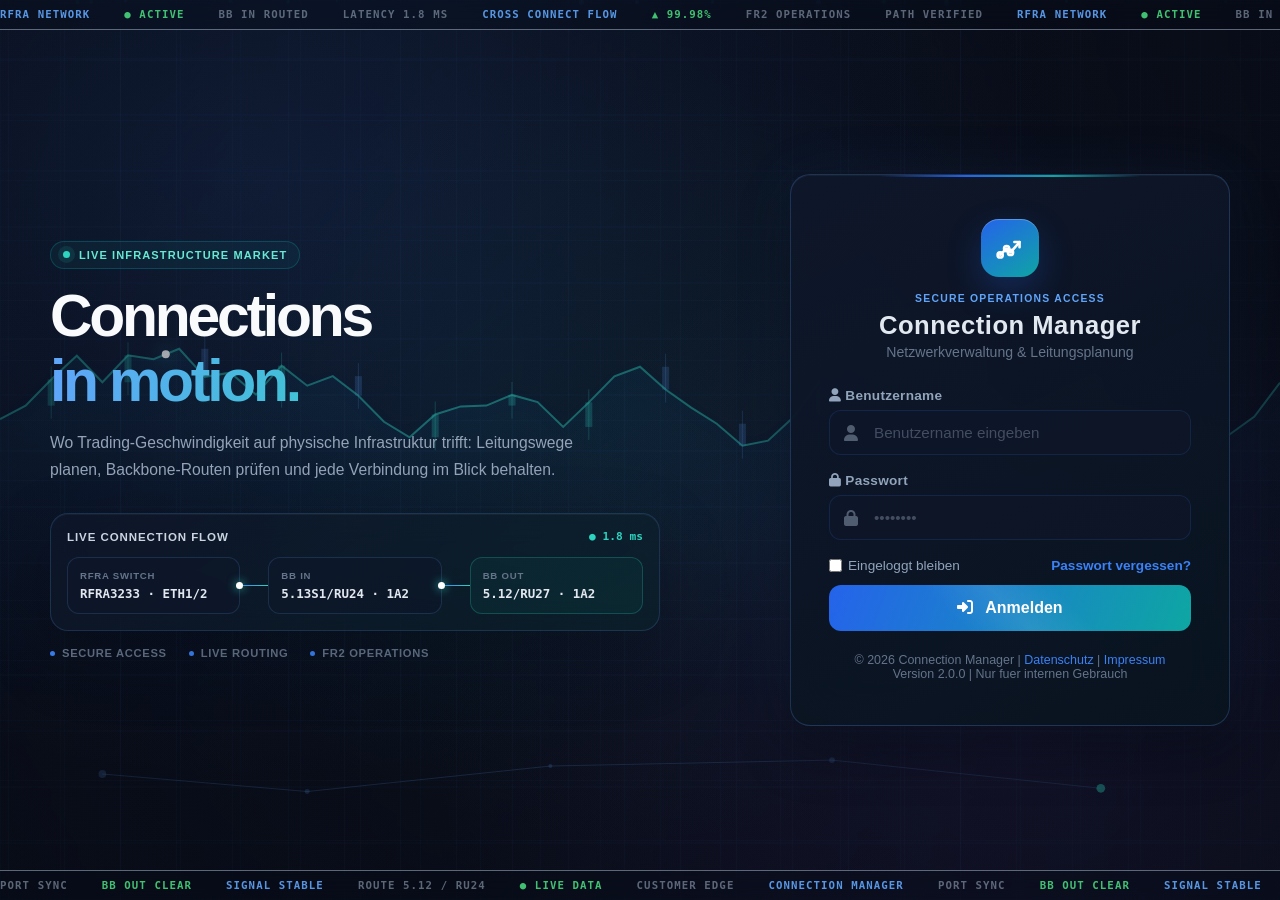
<file: frontend/index.html>
﻿<!doctype html>
<html lang="de">
<head>
  <meta charset="utf-8" />
  <meta name="viewport" content="width=device-width,initial-scale=1" />
  <title>Connection Manager</title>
  <link rel="icon" type="image/png" href="logo.png">
  <meta http-equiv="refresh" content="0; url=dashboard.html" />
  <link rel="stylesheet" href="styles.css" />
</head>
<body>
  <main class="page-wrap">
    <div class="card" style="max-width:560px; margin:60px auto; text-align:center;">
      <h1 class="card-title">Connection Manager</h1>
      <p class="card-subtitle">Weiterleitung zum Dashboard...</p>
      <p><a href="dashboard.html" class="btn btn-primary">Jetzt oeffnen</a></p>
    </div>
  </main>
  <script>
    window.location.replace("dashboard.html");
  </script>
</body>
</html>
</file>
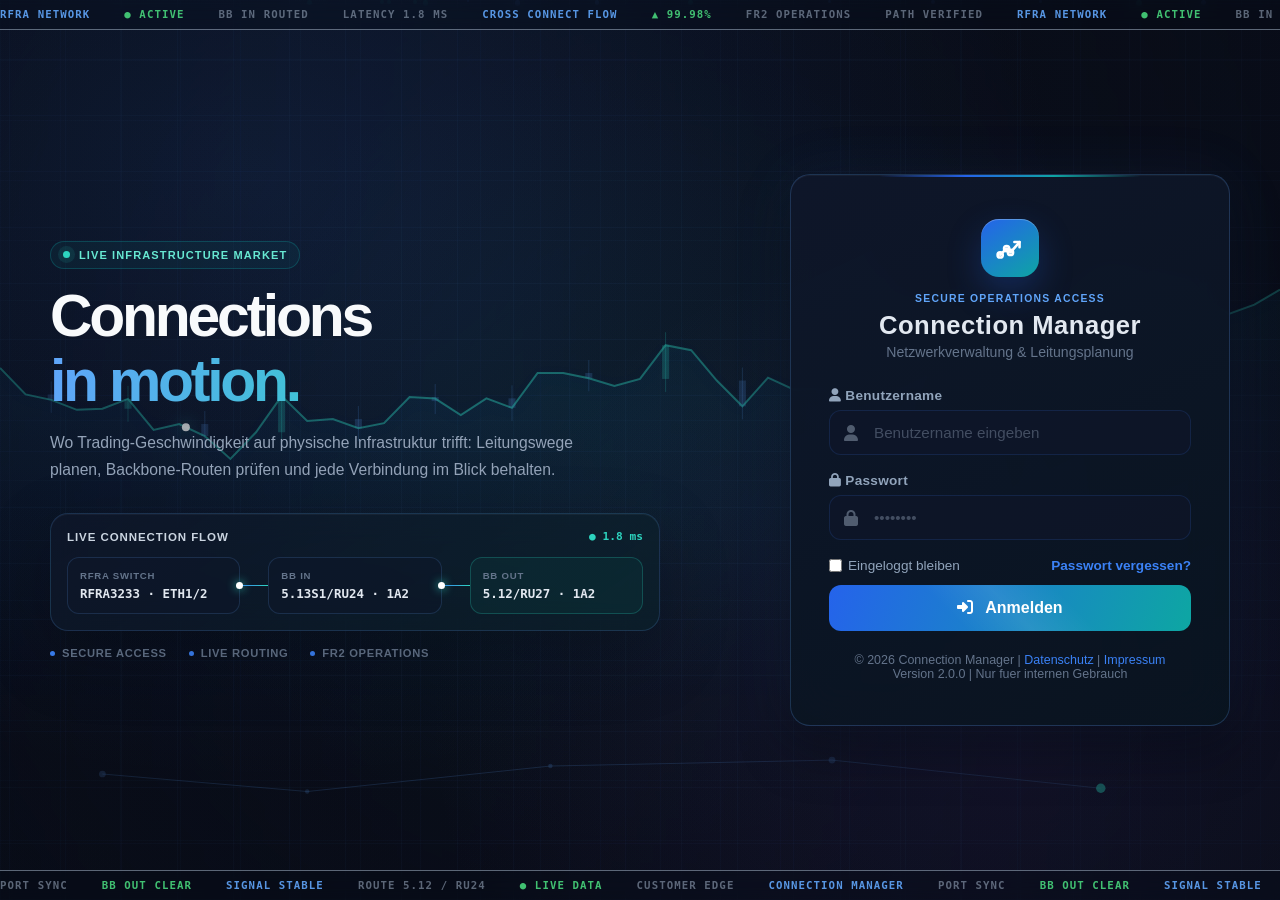
<file: frontend/admin.html>
<!doctype html>
<html lang="de">
<head>
  <meta charset="utf-8" />
  <meta name="viewport" content="width=device-width,initial-scale=1" />
  <title>Connection Manager</title>
  <link rel="icon" type="image/png" href="logo.png">
  <link href="https://cdn.jsdelivr.net/npm/bootstrap@5.3.2/dist/css/bootstrap.min.css" rel="stylesheet" />
  <link rel="stylesheet" href="https://cdnjs.cloudflare.com/ajax/libs/font-awesome/6.4.0/css/all.min.css" />
  <link rel="stylesheet" href="styles.css" />
  <style>
    /* ── Admin-specific styles ── */
    .main-content { overflow-y:auto !important; padding-top:18px !important; }
    .admin-header { display:flex; align-items:center; justify-content:space-between; flex-wrap:wrap; gap:12px; }
    .admin-header h1 { font-size:1.35rem; margin:0; }
    .admin-header .subtitle { color:var(--muted,#64748b); font-size:0.85rem; margin-top:2px; }

    .stat-bar { display:flex; gap:16px; flex-wrap:wrap; margin-bottom:6px; }
    .stat-bar .stat-item { padding:4px 12px; border-radius:8px; background:rgba(59,130,246,.08); font-size:0.82rem; color:var(--text,#e2e8f0); }
    .stat-bar .stat-item strong { color:#3b82f6; }

    /* User table */
    .user-row { cursor:pointer; transition:background .15s; }
    .user-row:hover { background:rgba(59,130,246,.06) !important; }
    .user-row.selected { background:rgba(59,130,246,.12) !important; border-left:3px solid #3b82f6; }
    .badge-active { background:#16a34a; color:#fff; font-size:.72rem; padding:2px 8px; border-radius:6px; }
    .badge-inactive { background:#dc2626; color:#fff; font-size:.72rem; padding:2px 8px; border-radius:6px; }
    .badge-role { font-size:.72rem; padding:2px 8px; border-radius:6px; }
    .badge-role.admin { background:rgba(139,92,246,.2); color:#a78bfa; }
    .badge-role.techniker { background:rgba(59,130,246,.15); color:#60a5fa; }
    .badge-role.viewer { background:rgba(100,116,139,.15); color:#94a3b8; }

    /* Detail panel */
    .detail-panel { border:1px solid rgba(59,130,246,.12); border-radius:12px; padding:20px; background:rgba(15,23,42,.3); }
    .detail-panel .detail-row { display:flex; gap:8px; padding:6px 0; border-bottom:1px solid rgba(255,255,255,.04); align-items:center; }
    .detail-panel .detail-row:last-child { border-bottom:none; }
    .detail-panel .detail-label { min-width:160px; color:var(--muted,#64748b); font-size:.83rem; }
    .detail-panel .detail-value { font-size:.9rem; }

    .action-bar { display:flex; gap:8px; flex-wrap:wrap; margin-top:14px; }
    .action-bar .btn { font-size:.82rem; }

    /* Permissions list */
    .perm-list { display:flex; flex-wrap:wrap; gap:4px; }
    .perm-tag { display:inline-block; padding:2px 8px; border-radius:4px; font-size:.72rem; background:rgba(59,130,246,.1); color:#93c5fd; }

    /* Tabs */
    .admin-tabs { display:flex; gap:0; border-bottom:1px solid rgba(255,255,255,.08); margin-bottom:16px; }
    .admin-tabs .tab-btn { padding:8px 20px; background:none; border:none; color:var(--muted,#64748b); cursor:pointer; font-size:.88rem; border-bottom:2px solid transparent; transition:all .2s; }
    .admin-tabs .tab-btn:hover { color:var(--text,#e2e8f0); }
    .admin-tabs .tab-btn.active { color:#3b82f6; border-bottom-color:#3b82f6; }
    .tab-content { display:none; }
    .tab-content.active { display:block; }

    /* Audit log */
    .audit-details { max-width:350px; overflow:hidden; text-overflow:ellipsis; white-space:nowrap; cursor:pointer; }
    .audit-details:hover { white-space:normal; word-break:break-all; }

    /* Modal */
    .modal-overlay { position:fixed; inset:0; background:rgba(0,0,0,.6); backdrop-filter:blur(4px); z-index:1000; display:none; align-items:center; justify-content:center; }
    .modal-overlay.show { display:flex; }
    .modal-box { background:var(--bg-card,#0f1428); border:1px solid rgba(59,130,246,.2); border-radius:16px; padding:28px; width:100%; max-width:520px; max-height:90vh; overflow-y:auto; box-shadow:0 20px 60px rgba(0,0,0,.5); }
    .modal-box h2 { font-size:1.15rem; margin-bottom:16px; display:flex; align-items:center; gap:8px; }
    .modal-box .form-label { font-size:.82rem; color:var(--muted,#64748b); }
    .modal-box .form-control, .modal-box .form-select { font-size:.88rem; }
    .modal-footer { display:flex; justify-content:flex-end; gap:8px; margin-top:18px; padding-top:14px; border-top:1px solid rgba(255,255,255,.06); }

    /* Toast notification */
    .toast-container { position:fixed; top:20px; right:20px; z-index:2000; display:flex; flex-direction:column; gap:8px; }
    .toast-msg { padding:12px 20px; border-radius:10px; font-size:.88rem; animation:toastIn .3s ease; box-shadow:0 4px 20px rgba(0,0,0,.3); }
    .toast-msg.success { background:rgba(22,163,74,.15); border:1px solid rgba(22,163,74,.3); color:#4ade80; }
    .toast-msg.error { background:rgba(220,38,38,.15); border:1px solid rgba(220,38,38,.3); color:#f87171; }
    @keyframes toastIn { from { opacity:0; transform:translateX(30px); } to { opacity:1; transform:translateX(0); } }

    /* Password display box */
    .pw-display { background:rgba(59,130,246,.08); border:1px dashed rgba(59,130,246,.3); border-radius:8px; padding:12px 16px; margin-top:12px; font-family:monospace; font-size:.95rem; user-select:all; }

    /* ═══════════════════════════════════════════
       LIGHT MODE OVERRIDES
       ═══════════════════════════════════════════ */
    body.light-mode .stat-bar .stat-item { background: rgba(59,130,246,.06); color: #334155; }
    body.light-mode .detail-panel { background: #f8fafc; border-color: rgba(59,130,246,.12); }
    body.light-mode .detail-panel .detail-row { border-bottom-color: rgba(148,163,184,.12); }
    body.light-mode .detail-panel .detail-label { color: #64748b; }
    body.light-mode .perm-tag { background: rgba(59,130,246,.08); color: #2563eb; }
    body.light-mode .admin-tabs { border-bottom-color: rgba(148,163,184,.2); }
    body.light-mode .admin-tabs .tab-btn { color: #64748b; }
    body.light-mode .admin-tabs .tab-btn:hover { color: #334155; }
    body.light-mode .admin-tabs .tab-btn.active { color: #2563eb; border-bottom-color: #2563eb; }
    body.light-mode .modal-overlay { background: rgba(0,0,0,.3); }
    body.light-mode .modal-box { background: #ffffff; border-color: rgba(59,130,246,.15); box-shadow: 0 20px 60px rgba(0,0,0,.1); }
    body.light-mode .modal-footer { border-top-color: rgba(148,163,184,.15); }
    body.light-mode .toast-msg.success { background: #ecfdf5; border-color: rgba(22,163,74,.25); color: #16a34a; }
    body.light-mode .toast-msg.error { background: #fef2f2; border-color: rgba(220,38,38,.25); color: #dc2626; }
    body.light-mode .badge-role.admin { background: rgba(139,92,246,.1); color: #7c3aed; }
    body.light-mode .badge-role.techniker { background: rgba(59,130,246,.1); color: #2563eb; }
    body.light-mode .badge-role.viewer { background: rgba(100,116,139,.1); color: #475569; }
    body.light-mode .pw-display { background: rgba(59,130,246,.05); border-color: rgba(59,130,246,.2); color: #1e293b; }
  </style>
</head>
<body>
  <header class="topbar">
    <div class="topbar-inner">
      <div class="topbar-title">Admin</div>
    </div>
  </header>

  <main class="page-wrap">
    <div class="app-shell">
      <section class="main-content">

        <!-- Header -->
        <div class="card mb-3">
          <div class="admin-header">
            <div>
              <h1><i class="fas fa-shield-alt" style="color:#3b82f6;margin-right:6px;"></i>Admin – Benutzerverwaltung</h1>
              <div class="subtitle">Benutzer verwalten, Rollen zuweisen, Audit Logs einsehen.</div>
            </div>
            <div class="d-flex gap-2 align-items-center">
              <div class="small muted">Login: <span id="sidebarLoginAt">-</span></div>
              <a href="cross-connects.html" class="btn btn-sm"><i class="fas fa-arrow-left"></i> Zurueck</a>
              <a href="#" data-action="logout" class="btn btn-sm"><i class="fas fa-sign-out-alt"></i> Logout</a>
            </div>
          </div>
        </div>

        <!-- Stats bar -->
        <div class="stat-bar" id="statsBar">
          <div class="stat-item"><strong id="statTotal">0</strong> Benutzer</div>
          <div class="stat-item"><strong id="statActive">0</strong> aktiv</div>
          <div class="stat-item"><strong id="statInactive">0</strong> inaktiv</div>
          <div class="stat-item"><strong id="statAdmins">0</strong> Admins</div>
          <div class="stat-item"><strong id="statTechs">0</strong> Techniker</div>
          <div class="stat-item"><strong id="statViewers">0</strong> Viewer</div>
        </div>

        <!-- Tabs -->
        <div class="admin-tabs">
          <button class="tab-btn active" data-tab="users"><i class="fas fa-users"></i> Benutzer</button>
          <button class="tab-btn" data-tab="access"><i class="fas fa-lock"></i> Zugangsbeschränkungen</button>
          <button class="tab-btn" data-tab="audit"><i class="fas fa-clipboard-list"></i> Audit Log</button>
        </div>

        <!-- TAB: Users -->
        <div class="tab-content active" id="tab-users">
          <div class="card mb-3">
            <div class="d-flex align-items-center justify-content-between mb-3">
              <h2 class="card-title" style="margin:0;font-size:1.05rem;"><i class="fas fa-users" style="margin-right:6px;color:#3b82f6;"></i>Benutzerliste</h2>
              <div class="d-flex gap-2">
                <button class="btn btn-sm" id="btnReloadUsers"><i class="fas fa-sync-alt"></i> Reload</button>
                <button class="btn btn-sm btn-primary" id="btnCreateUser"><i class="fas fa-user-plus"></i> Benutzer anlegen</button>
              </div>
            </div>
            <div class="table-responsive">
              <table class="table table-sm table-striped align-middle" id="usersTable">
                <thead>
                  <tr>
                    <th style="width:40px;">ID</th>
                    <th>Benutzername</th>
                    <th>Vollname</th>
                    <th>Rolle</th>
                    <th>Status</th>
                    <th>Letzte Anmeldung</th>
                    <th class="text-end" style="width:120px;">Aktion</th>
                  </tr>
                </thead>
                <tbody></tbody>
              </table>
            </div>
          </div>

          <!-- User Detail Panel -->
          <div class="card mb-3">
            <h2 class="card-title" style="font-size:1.05rem;"><i class="fas fa-user-cog" style="margin-right:6px;color:#3b82f6;"></i>Benutzer Detail</h2>
            <div id="userDetailEmpty" class="small muted" style="padding:12px 0;">
              <i class="fas fa-info-circle"></i> Waehle einen Benutzer aus der Liste um Details anzuzeigen.
            </div>
            <div id="userDetail" class="d-none">
              <div class="detail-panel">
                <div class="row">
                  <div class="col-lg-6">
                    <div class="detail-row"><span class="detail-label">ID</span><span class="detail-value" id="detailId">-</span></div>
                    <div class="detail-row"><span class="detail-label">Benutzername</span><span class="detail-value fw-semibold" id="detailUsername">-</span></div>
                    <div class="detail-row"><span class="detail-label">Vollname</span><span class="detail-value" id="detailFullName">-</span></div>
                    <div class="detail-row"><span class="detail-label">E-Mail</span><span class="detail-value" id="detailEmail">-</span></div>
                    <div class="detail-row"><span class="detail-label">Rolle</span><span class="detail-value" id="detailRole">-</span></div>
                    <div class="detail-row"><span class="detail-label">Status</span><span class="detail-value" id="detailStatus">-</span></div>
                  </div>
                  <div class="col-lg-6">
                    <div class="detail-row"><span class="detail-label">Erstellt am</span><span class="detail-value" id="detailCreatedAt">-</span></div>
                    <div class="detail-row"><span class="detail-label">Letzte Anmeldung</span><span class="detail-value" id="detailLastLogin">-</span></div>
                    <div class="detail-row"><span class="detail-label">Passwortwechsel erforderlich</span><span class="detail-value" id="detailForcePw">-</span></div>
                    <div class="detail-row">
                      <span class="detail-label">Berechtigungen</span>
                      <span class="detail-value">
                        <div class="perm-list" id="detailPermissions"></div>
                      </span>
                    </div>
                  </div>
                </div>

                <!-- Edit Form (inline) -->
                <hr style="border-color:rgba(255,255,255,.06);margin:16px 0;" />
                <h3 style="font-size:.95rem;margin-bottom:12px;"><i class="fas fa-edit" style="color:#3b82f6;margin-right:4px;"></i>Bearbeiten</h3>
                <div class="row g-3">
                  <div class="col-md-4">
                    <label class="form-label small">Vollname</label>
                    <input type="text" class="form-control form-control-sm" id="editFullName" />
                  </div>
                  <div class="col-md-4">
                    <label class="form-label small">E-Mail</label>
                    <input type="email" class="form-control form-control-sm" id="editEmail" />
                  </div>
                  <div class="col-md-2">
                    <label class="form-label small">Rolle</label>
                    <select class="form-select form-select-sm" id="editRole">
                      <option value="viewer">viewer</option>
                      <option value="techniker">techniker</option>
                      <option value="admin">admin</option>
                    </select>
                  </div>
                  <div class="col-md-2 d-flex align-items-end">
                    <button class="btn btn-primary btn-sm w-100" id="btnSaveUser"><i class="fas fa-save"></i> Speichern</button>
                  </div>
                </div>

                <!-- Action buttons -->
                <div class="action-bar">
                  <button class="btn btn-sm btn-outline-warning" id="btnResetPassword"><i class="fas fa-key"></i> Passwort zuruecksetzen</button>
                  <button class="btn btn-sm" id="btnToggleActive"><i class="fas fa-power-off"></i> <span id="toggleActiveText">Deaktivieren</span></button>
                  <button class="btn btn-sm btn-outline-info" id="btnShowUserAudit"><i class="fas fa-history"></i> Audit-Verlauf</button>
                  <button class="btn btn-sm btn-outline-danger" id="btnDeleteUser"><i class="fas fa-trash-alt"></i> Benutzer loeschen</button>
                </div>
              </div>
            </div>
          </div>
        </div>

        <!-- TAB: Access Restrictions -->
        <div class="tab-content" id="tab-access">
          <div class="card mb-3">
            <div class="d-flex align-items-center justify-content-between mb-3">
              <h2 class="card-title" style="margin:0;font-size:1.05rem;"><i class="fas fa-lock" style="margin-right:6px;color:#f59e0b;"></i>Zugangsbeschränkungen verwalten</h2>
              <button class="btn btn-sm" id="btnReloadAccess"><i class="fas fa-sync-alt"></i> Reload</button>
            </div>
            <p class="small muted mb-3">Hier kannst du festlegen, welche Kunden eine Zugangs-Anmeldung benötigen. In der Wochenplanung wird dann angezeigt, ob der Access bereits angefragt wurde.</p>
            <div class="mb-3">
              <input type="text" class="form-control form-control-sm" id="accessSearch" placeholder="Kunde suchen..." style="max-width:320px;" />
            </div>
            <div class="table-responsive">
              <table class="table table-sm table-striped align-middle" id="accessTable">
                <thead>
                  <tr>
                    <th>Kundenname</th>
                    <th style="width:200px; text-align:center;">Typ</th>
                    <th style="width:390px;">Template-Link</th>
                    <th style="width:180px; text-align:center;">Zugangsbeschränkung</th>
                  </tr>
                </thead>
                <tbody id="accessBody"></tbody>
              </table>
            </div>
            <div id="accessEmpty" class="small muted" style="padding:12px 0;">
              <i class="fas fa-info-circle"></i> Keine Kunden gefunden. Kunden werden automatisch aus den Patchpanels erstellt.
            </div>
          </div>
        </div>

        <!-- TAB: Audit Log -->
        <div class="tab-content" id="tab-audit">
          <div class="card">
            <div class="d-flex align-items-center justify-content-between mb-3">
              <h2 class="card-title" style="margin:0; font-size:1.05rem;"><i class="fas fa-clipboard-list" style="margin-right:6px;color:#3b82f6;"></i>Audit Log</h2>
              <button class="btn btn-sm" id="btnReloadAudit"><i class="fas fa-sync-alt"></i> Reload</button>
            </div>
            <div class="row g-2 align-items-end mb-3">
              <div class="col-md-2">
                <label class="form-label small">Actor</label>
                <input class="form-control form-control-sm" id="auditActor" placeholder="ID oder Name" />
              </div>
              <div class="col-md-2">
                <label class="form-label small">Target</label>
                <input class="form-control form-control-sm" id="auditTarget" placeholder="ID oder Name" />
              </div>
              <div class="col-md-2">
                <label class="form-label small">Action</label>
                <input class="form-control form-control-sm" id="auditAction" placeholder="z.B. login, role_change" />
              </div>
              <div class="col-md-2">
                <label class="form-label small">Von</label>
                <input type="date" class="form-control form-control-sm" id="auditFrom" />
              </div>
              <div class="col-md-2">
                <label class="form-label small">Bis</label>
                <input type="date" class="form-control form-control-sm" id="auditTo" />
              </div>
              <div class="col-md-2 d-flex gap-2">
                <button class="btn btn-primary btn-sm flex-grow-1" id="btnApplyAudit"><i class="fas fa-filter"></i> Filter</button>
                <button class="btn btn-sm" id="btnClearAudit" title="Filter zuruecksetzen"><i class="fas fa-times"></i></button>
              </div>
            </div>
            <div class="table-responsive">
              <table class="table table-sm table-striped align-middle" id="auditTable">
                <thead>
                  <tr>
                    <th style="width:150px;">Zeit</th>
                    <th>Actor</th>
                    <th>Action</th>
                    <th>Target</th>
                    <th>Typ</th>
                    <th>Details</th>
                  </tr>
                </thead>
                <tbody></tbody>
              </table>
            </div>
            <div class="d-flex justify-content-between align-items-center mt-2">
              <div class="small muted" id="auditCount">0 Eintraege</div>
            </div>
          </div>
        </div>

      </section>
    </div>
  </main>

  <!-- Create User Modal -->
  <div class="modal-overlay" id="createUserModal">
    <div class="modal-box">
      <h2><i class="fas fa-user-plus" style="color:#3b82f6;"></i> Neuen Benutzer anlegen</h2>
      <form id="createUserForm" autocomplete="off">
        <div class="row g-3">
          <div class="col-md-6">
            <label class="form-label">Benutzername *</label>
            <input type="text" class="form-control form-control-sm" id="newUsername" required autocomplete="off" />
          </div>
          <div class="col-md-6">
            <label class="form-label">Vollname</label>
            <input type="text" class="form-control form-control-sm" id="newFullName" autocomplete="off" />
          </div>
          <div class="col-md-6">
            <label class="form-label">E-Mail (optional)</label>
            <input type="email" class="form-control form-control-sm" id="newEmail" autocomplete="off" />
          </div>
          <div class="col-md-6">
            <label class="form-label">Rolle</label>
            <select class="form-select form-select-sm" id="newRole">
              <option value="viewer">viewer</option>
              <option value="techniker" selected>techniker</option>
              <option value="admin">admin</option>
            </select>
          </div>
          <div class="col-md-6">
            <label class="form-label">Temporaeres Passwort (leer = generiert)</label>
            <input type="text" class="form-control form-control-sm" id="newPassword" placeholder="wird automatisch generiert" autocomplete="new-password" />
          </div>
          <div class="col-md-6 d-flex align-items-end gap-3">
            <div class="form-check">
              <input class="form-check-input" type="checkbox" id="newForceChange" checked />
              <label class="form-check-label small" for="newForceChange">Passwortaenderung beim ersten Login erzwingen</label>
            </div>
          </div>
        </div>
        <div class="modal-footer">
          <button type="button" class="btn btn-sm" id="btnCancelCreate">Abbrechen</button>
          <button type="submit" class="btn btn-sm btn-primary"><i class="fas fa-user-plus"></i> Anlegen</button>
        </div>
      </form>
      <!-- Result area for temp password display -->
      <div id="createResult" class="d-none">
        <div class="mt-3" style="border-top:1px solid rgba(255,255,255,.06);padding-top:14px;">
          <div class="small fw-semibold" style="color:#4ade80;"><i class="fas fa-check-circle"></i> Benutzer wurde erstellt!</div>
          <div class="small muted mt-1">Bitte die Zugangsdaten an den Benutzer weitergeben:</div>
          <div class="pw-display">
            <div>Benutzername: <strong id="resultUsername">-</strong></div>
            <div>Passwort: <strong id="resultPassword">-</strong></div>
          </div>
          <div class="small muted mt-2"><i class="fas fa-info-circle"></i> Dieses Passwort wird nur einmal angezeigt.</div>
          <div class="d-flex justify-content-end mt-3">
            <button class="btn btn-sm btn-primary" id="btnCloseCreateResult">Schliessen</button>
          </div>
        </div>
      </div>
    </div>
  </div>

  <!-- Reset Password Modal -->
  <div class="modal-overlay" id="resetPwModal">
    <div class="modal-box" style="max-width:420px;">
      <h2><i class="fas fa-key" style="color:#f59e0b;"></i> Passwort zuruecksetzen</h2>
      <div class="small muted mb-3">Fuer Benutzer: <strong id="resetPwUser">-</strong></div>
      <form id="resetPwForm">
        <div class="mb-3">
          <label class="form-label">Neues Passwort (leer = generiert)</label>
          <input type="text" class="form-control form-control-sm" id="resetPwInput" placeholder="wird automatisch generiert" autocomplete="new-password" />
        </div>
        <div class="modal-footer">
          <button type="button" class="btn btn-sm" id="btnCancelReset">Abbrechen</button>
          <button type="submit" class="btn btn-sm btn-warning"><i class="fas fa-key"></i> Zuruecksetzen</button>
        </div>
      </form>
      <div id="resetResult" class="d-none">
        <div class="mt-3" style="border-top:1px solid rgba(255,255,255,.06);padding-top:14px;">
          <div class="small fw-semibold" style="color:#4ade80;"><i class="fas fa-check-circle"></i> Passwort wurde zurueckgesetzt!</div>
          <div class="pw-display">Neues Passwort: <strong id="resetResultPw">-</strong></div>
          <div class="small muted mt-2"><i class="fas fa-info-circle"></i> Der Benutzer muss beim naechsten Login sein Passwort aendern.</div>
          <div class="d-flex justify-content-end mt-3">
            <button class="btn btn-sm btn-primary" id="btnCloseResetResult">Schliessen</button>
          </div>
        </div>
      </div>
    </div>
  </div>

  <div class="dock-zone" aria-hidden="true"></div>

  <!-- Toast container -->
  <div class="toast-container" id="toastContainer"></div>

  <nav class="bottom-dock" aria-label="Hauptnavigation">
    <div class="dock-meta">
      <div class="dock-brand">Connection Manager</div>
      <div class="userbox dock-userbox" id="userBox"></div>
    </div>
    <a class="dock-item" href="dashboard.html" data-nav>Dashboard</a>
    <a class="dock-item" href="kw-planning.html" data-nav>KW Planung</a>
    <a class="dock-item" href="cross-connects.html" data-nav>Cross Connects</a>
    <a class="dock-item" href="troubleshooting.html" data-nav>Troubleshooting</a>
    <a class="dock-item" href="patchpanels.html" data-nav>Patchpanels</a>
    <a class="dock-item" href="historical-archive.html" data-nav>Leitungsarchiv</a>
    <a class="dock-item" href="migration-audit.html" data-nav>Migration Audit</a>
    <a class="dock-item" href="admin.html" data-nav data-admin-nav>Admin</a>
  </nav>

  <script src="config.js"></script>
  <script src="nav-auth.js"></script>
  <script src="collaboration.js"></script>
  <script src="admin.js"></script>
</body>
</html>
</file>
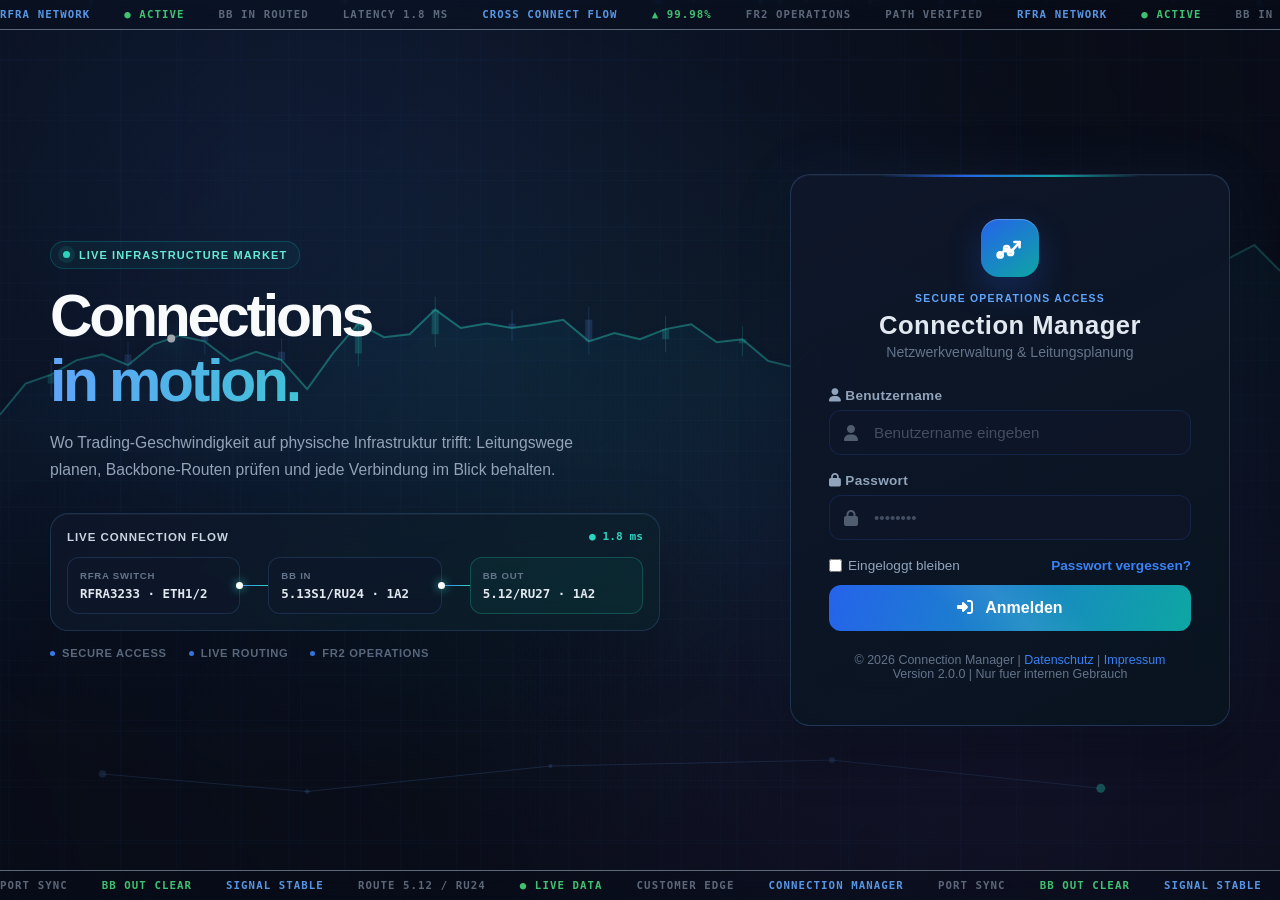
<file: frontend/cross-connects.html>
<!doctype html>
<html lang="de">
<head>
  <meta charset="utf-8" />
  <meta name="viewport" content="width=device-width,initial-scale=1" />
  <title>Connection Manager</title>
  <link rel="icon" type="image/png" href="logo.png">
  <link rel="stylesheet" href="styles.css" />
  <style>
    .cc-hero{position:relative;overflow:hidden;padding:18px;background:linear-gradient(135deg,rgba(59,130,246,.10),rgba(16,185,129,.045) 54%,rgba(148,163,184,.025));border-color:rgba(96,165,250,.2);}
    .cc-hero::after{content:"";position:absolute;right:-90px;top:-150px;width:330px;height:330px;border-radius:50%;background:radial-gradient(circle,rgba(59,130,246,.14),transparent 68%);pointer-events:none;}
    .cc-hero-top{position:relative;z-index:1;display:flex;align-items:center;justify-content:space-between;gap:22px;}
    .cc-title-wrap{display:flex;align-items:center;gap:14px;min-width:0;}
    .cc-title-icon{width:46px;height:46px;flex:0 0 auto;display:grid;place-items:center;border-radius:14px;background:linear-gradient(145deg,#2563eb,#0ea5a4);color:#fff;box-shadow:0 10px 24px rgba(37,99,235,.22);}
    .cc-title-icon svg{width:25px;height:25px;}
    .cc-eyebrow{margin-bottom:2px;color:#60a5fa;font-size:.69rem;font-weight:800;letter-spacing:.13em;text-transform:uppercase;}
    .cc-title{margin:0;color:var(--heading,#fff);font-size:1.3rem;line-height:1.2;}
    .cc-subtitle{margin-top:4px;color:var(--muted,#999);font-size:.82rem;}
    .cc-hero-stats{display:flex;align-items:stretch;justify-content:flex-end;gap:8px;flex-wrap:wrap;}
    .cc-metric{min-width:92px;padding:8px 11px;border:1px solid var(--border,#333);border-radius:11px;background:rgba(15,23,42,.34);display:flex;flex-direction:column;gap:1px;}
    .cc-metric-label{color:var(--muted,#999);font-size:.66rem;font-weight:700;text-transform:uppercase;letter-spacing:.06em;}
    .cc-metric .val{color:var(--heading,#fff);font-size:1rem;font-weight:800;}
    .cc-toolbar{position:relative;z-index:1;display:flex;align-items:center;gap:10px;margin-top:15px;padding-top:14px;border-top:1px solid var(--border,#333);}
    .cc-search-box{position:relative;display:flex;align-items:center;flex:1 1 420px;min-width:240px;}
    .cc-search-box svg{position:absolute;left:12px;width:16px;height:16px;color:var(--muted,#999);pointer-events:none;}
    .cc-search-box .input{width:100%;padding-left:38px;background:rgba(15,23,42,.28);}
    .cc-controls{display:flex;align-items:center;gap:8px;flex-wrap:wrap;justify-content:flex-end;}
    .cc-filter{position:relative;height:38px;display:flex;align-items:center;background:transparent;}
    .cc-filter span{position:absolute;left:12px;z-index:1;color:var(--muted,#999);font-size:.68rem;font-weight:800;text-transform:uppercase;letter-spacing:.05em;pointer-events:none;}
    .cc-filter .select{width:154px;height:38px;border:1px solid var(--border,#333);border-radius:10px;background:rgba(15,23,42,.28);padding:0 32px 0 64px;}
    .cc-toolbar .btn{height:38px;white-space:nowrap;}
    .cc-pinned{display:flex;align-items:center;gap:6px;}
    .cc-list-head{min-height:42px;display:flex;align-items:center;justify-content:space-between;gap:12px;padding:9px 14px;border-bottom:1px solid var(--border,#333);background:rgba(148,163,184,.025);}
    .cc-list-status{display:flex;align-items:center;gap:8px;color:var(--muted,#999);font-size:.78rem;}
    .cc-status-dot{width:7px;height:7px;border-radius:50%;background:#10b981;box-shadow:0 0 0 3px rgba(16,185,129,.12);}
    .cc-list-hint{color:var(--muted,#999);font-size:.72rem;}

    /* table tweaks */
    .cc-table th,.cc-table td{padding:10px 12px;vertical-align:middle;}
    .cc-table .col-serial{width:130px;white-space:nowrap;}
    .cc-table .col-kunde{width:30%;white-space:normal;word-break:break-word;}
    .cc-table .col-aside{width:22%;}
    .cc-table .col-zside{width:30%;}
    .cc-table .col-status{width:110px;text-align:center;white-space:nowrap;}
    .cc-status-badge{min-width:68px;justify-content:center;gap:6px;padding:5px 10px;font-size:.75rem;text-transform:none;letter-spacing:.01em;}
    .cc-status-badge::before{content:"";width:6px;height:6px;flex:0 0 auto;border-radius:50%;background:currentColor;box-shadow:0 0 0 3px color-mix(in srgb,currentColor 14%,transparent);}
    .cc-status-badge.badge-success{background:linear-gradient(135deg,rgba(37,99,235,.18),rgba(14,165,164,.22));color:#6ee7d8;border-color:rgba(45,190,184,.42);}
    .cell-sub{font-size:.78rem;color:var(--muted,#999);margin-top:2px;}
    .side-preview{min-width:0;}
    .side-preview-main{font-weight:600;overflow-wrap:anywhere;}

    /* expand detail */
    .detail-row td{padding:14px 18px !important;background:var(--card-bg,#1a1a2e);border-top:none;}
    .connection-path{display:grid;grid-template-columns:minmax(180px,1fr) 34px minmax(180px,1fr) 34px minmax(180px,1fr);align-items:stretch;gap:10px;}
    .path-node{display:flex;flex-direction:column;gap:5px;min-width:0;padding:12px 14px;border:1px solid var(--border,#333);border-radius:10px;background:rgba(148,163,184,.05);}
    .path-node-rfra{border-color:rgba(37,99,235,.34);background:linear-gradient(145deg,rgba(37,99,235,.12),rgba(37,99,235,.035));}
    .path-node-bb-in{border-color:rgba(14,165,164,.3);background:linear-gradient(145deg,rgba(37,99,235,.07),rgba(14,165,164,.09));}
    .path-node-bb-out{border-color:rgba(14,165,164,.38);background:linear-gradient(145deg,rgba(14,165,164,.11),rgba(14,165,164,.035));}
    .path-node-kind{font-size:.72rem;color:var(--muted,#999);font-weight:700;text-transform:uppercase;letter-spacing:.05em;}
    .path-node-name{font-size:.94rem;font-weight:700;overflow-wrap:anywhere;}
    .path-node-port{font-size:.82rem;color:var(--muted,#999);}
    .path-node-port strong{color:var(--text,#eee);font-size:.9rem;}
    .path-arrow{display:flex;align-items:center;justify-content:center;color:var(--muted,#999);font-size:1.15rem;}
    .expand-btn{cursor:pointer;user-select:none;font-size:.8rem;width:22px;text-align:center;display:inline-block;transition:transform .15s;}
    .expand-btn.open{transform:rotate(90deg);}

    @media (max-width:900px){
      .cc-hero-top{align-items:flex-start;flex-direction:column;}
      .cc-hero-stats{justify-content:flex-start;width:100%;}
      .cc-toolbar{align-items:stretch;flex-direction:column;}
      .cc-controls{justify-content:flex-start;}
      .cc-list-hint{display:none;}
      .cc-table .col-kunde{width:auto;}
      .connection-path{grid-template-columns:1fr;}
      .path-arrow{transform:rotate(90deg);min-height:18px;}
    }

    /* ── Pinned row styling ── */
    .pinned-row { position: relative; }
    .pinned-row td {
      background: rgba(59,130,246,.06) !important;
      border-bottom-color: rgba(59,130,246,.12) !important;
    }
    .pinned-row td:first-child {
      border-left: 3px solid #3b82f6;
    }
    .pin-icon { font-size: .7rem; vertical-align: middle; }

    /* Pinned counter badge */
    .pinned-badge {
      display: inline-flex; align-items: center; gap: 5px;
      padding: 4px 12px; border-radius: 8px;
      font-size: .82rem; font-weight: 600;
      background: rgba(59,130,246,.08); border: 1px solid rgba(59,130,246,.2);
      color: #60a5fa;
    }
    .btn-clear-pins {
      padding: 4px 12px; border-radius: 8px; font-size: .78rem;
      background: rgba(239,68,68,.08); border: 1px solid rgba(239,68,68,.2);
      color: #f87171; cursor: pointer; transition: .15s;
    }
    .btn-clear-pins:hover {
      background: rgba(239,68,68,.15); border-color: rgba(239,68,68,.35);
    }

    /* ── Light Mode Overrides ── */
    body.light-mode.cross-connects-page { background:radial-gradient(1000px 520px at -5% -10%,rgba(37,99,235,.17),transparent 62%),radial-gradient(950px 540px at 105% 4%,rgba(14,165,164,.16),transparent 64%),linear-gradient(145deg,#eaf3fb 0%,#e9f6f3 52%,#e4f0f2 100%) !important; }
    body.light-mode .cc-hero { background: linear-gradient(135deg,rgba(59,130,246,.075),rgba(16,185,129,.04) 54%,rgba(255,255,255,.55)); border-color: rgba(59,130,246,.18); }
    body.light-mode .cc-metric,body.light-mode .cc-search-box .input,body.light-mode .cc-filter .select { background: rgba(255,255,255,.68); }
    body.light-mode .cc-metric .val { color: #14241f; }
    body.light-mode .cc-title { color: #14241f; }
    body.light-mode .cc-list-head { background: rgba(237,243,240,.7); }
    body.light-mode .cc-status-badge.badge-success { background:linear-gradient(135deg,rgba(37,99,235,.13),rgba(14,165,164,.18));color:#076b69;border-color:rgba(14,165,164,.35);box-shadow:0 3px 10px rgba(14,165,164,.08); }
    body.light-mode.cross-connects-page .cc-table .detail-row > td { background:linear-gradient(110deg,rgba(37,99,235,.105),rgba(255,255,255,.78) 47%,rgba(14,165,164,.12)) !important; }
    body.light-mode .cell-sub { color: #64748b; }
    body.light-mode .path-node { box-shadow:0 7px 18px rgba(37,99,235,.055); }
    body.light-mode .path-node-rfra { background:linear-gradient(145deg,rgba(219,234,254,.96),rgba(255,255,255,.92));border-color:rgba(37,99,235,.25); }
    body.light-mode .path-node-bb-in { background:linear-gradient(145deg,rgba(229,240,255,.94),rgba(225,248,244,.94));border-color:rgba(45,164,181,.24); }
    body.light-mode .path-node-bb-out { background:linear-gradient(145deg,rgba(220,248,244,.94),rgba(255,255,255,.92));border-color:rgba(14,165,164,.27); }
    body.light-mode .path-node-kind,body.light-mode .path-node-port,body.light-mode .path-arrow { color: #64748b; }
    body.light-mode .path-node-port strong { color: #24332f; }
    body.light-mode .pinned-row td { background: rgba(59,130,246,.04) !important; }
    body.light-mode .pinned-badge { background: rgba(59,130,246,.06); color: #2563eb; border-color: rgba(59,130,246,.15); }
    body.light-mode .btn-clear-pins { background: rgba(239,68,68,.05); color: #dc2626; border-color: rgba(239,68,68,.15); }
  </style>
</head>
<body class="cross-connects-page">
  <header class="topbar">
    <div class="topbar-inner">
      <div class="topbar-title">Cross Connects</div>
    </div>
  </header>

  <main class="page-wrap">
    <div class="app-shell">
      <section class="main-content">

        <!-- Overview and toolbar -->
        <div class="card cc-hero">
          <div class="cc-hero-top">
            <div class="cc-title-wrap">
              <div class="cc-title-icon" aria-hidden="true">
                <svg viewBox="0 0 24 24" fill="none" stroke="currentColor" stroke-width="2.2" stroke-linecap="round" stroke-linejoin="round"><path d="M10 13a5 5 0 0 0 7.1.1l2-2a5 5 0 0 0-7.1-7.1l-1.1 1.1"/><path d="M14 11a5 5 0 0 0-7.1-.1l-2 2A5 5 0 0 0 12 20l1.1-1.1"/></svg>
              </div>
              <div>
                <div class="cc-eyebrow">Leitungsbestand</div>
                <h1 class="cc-title">Cross Connects</h1>
                <div class="cc-subtitle">Kunde und Endpunkte sofort erfassen – den vollständigen Backbone-Weg bei Bedarf öffnen.</div>
              </div>
            </div>

            <div class="cc-hero-stats" id="statStrip">
              <div class="cc-metric"><span class="cc-metric-label">Angezeigt</span><span class="val" id="statShown">0</span></div>
              <div class="cc-metric"><span class="cc-metric-label">Gesamt</span><span class="val" id="statTotal">0</span></div>
              <div class="cc-metric" id="statFilterPill"><span class="cc-metric-label">Ansicht</span><span class="val" id="statFilter">Aktiv</span></div>
              <div class="cc-pinned" id="pinnedInfo" style="display:none;">
                <span class="pinned-badge">&#128204; Angepinnt: <span id="pinnedCount">0</span></span>
                <button class="btn-clear-pins" id="btnClearPins" title="Alle Pins entfernen">Pins löschen</button>
              </div>
            </div>
          </div>

          <div class="cc-toolbar">
            <div class="cc-search-box">
              <svg viewBox="0 0 24 24" fill="none" stroke="currentColor" stroke-width="2" stroke-linecap="round" aria-hidden="true"><circle cx="11" cy="11" r="7"/><path d="m20 20-4-4"/></svg>
              <input id="searchInput" class="input" placeholder="Serial, Kunde, Switch, Rack oder Patchpanel suchen und Enter drücken" autofocus />
            </div>
            <div class="cc-controls">
              <label class="cc-filter"><span>Status</span><select id="statusFilter" class="select">
                <option value="active" selected>Aktiv</option>
                <option value="deinstalled">Deinstalliert</option>
                <option value="all">Alle</option>
              </select></label>
              <button id="btnKwPlanning" class="btn btn-primary" onclick="location.href='kw-planning.html'">KW Planung</button>
              <button id="btnExport" class="btn" title="Aktuelle Ansicht als Excel exportieren">&#x2B07; Export</button>
              <button id="btnRefresh" class="btn" title="Liste neu laden">&#8635; Aktualisieren</button>
            </div>
          </div>
        </div>

        <!-- Table -->
        <div class="card" style="padding:0;overflow:hidden;">
          <div class="cc-list-head">
            <div id="listStatus" class="cc-list-status"></div>
            <div class="cc-list-hint">Zeile anklicken, um den Backbone-Weg zu öffnen</div>
          </div>
          <div class="table-scroll">
            <table class="table-list-table table-list cc-table" id="ccTable">
              <thead>
                <tr>
                  <th style="width:28px;"></th>
                  <th class="col-serial">Serial</th>
                  <th class="col-kunde">Kunde</th>
                  <th class="col-aside">A-Seite</th>
                  <th class="col-zside">Z-Seite</th>
                  <th class="col-status">Status</th>
                </tr>
              </thead>
              <tbody id="ccTableBody"></tbody>
            </table>
          </div>
          <div class="empty-state" id="emptyState" hidden>Keine Daten geladen.</div>
        </div>

      </section>
    </div>
  </main>

  <div class="dock-zone" aria-hidden="true"></div>

  <nav class="bottom-dock" aria-label="Hauptnavigation">
    <div class="dock-meta">
      <div class="dock-brand">Connection Manager</div>
      <div class="userbox dock-userbox" id="userBox"></div>
    </div>
    <a class="dock-item" href="dashboard.html" data-nav>Dashboard</a>
    <a class="dock-item" href="kw-planning.html" data-nav>KW Planung</a>
    <a class="dock-item" href="cross-connects.html" data-nav>Cross Connects</a>
    <a class="dock-item" href="troubleshooting.html" data-nav>Troubleshooting</a>
    <a class="dock-item" href="patchpanels.html" data-nav>Patchpanels</a>
    <a class="dock-item" href="historical-archive.html" data-nav>Leitungsarchiv</a>
    <a class="dock-item" href="migration-audit.html" data-nav>Migration Audit</a>
    <a class="dock-item" href="admin.html" data-nav data-admin-nav style="display:none;">Admin</a>
  </nav>

  <div class="toast-wrap" id="toastWrap"></div>

  <script src="config.js"></script>
  <script src="nav-auth.js"></script>
  <script src="collaboration.js"></script>
  <script src="cross-connects.js"></script>
</body>
</html>
</file>
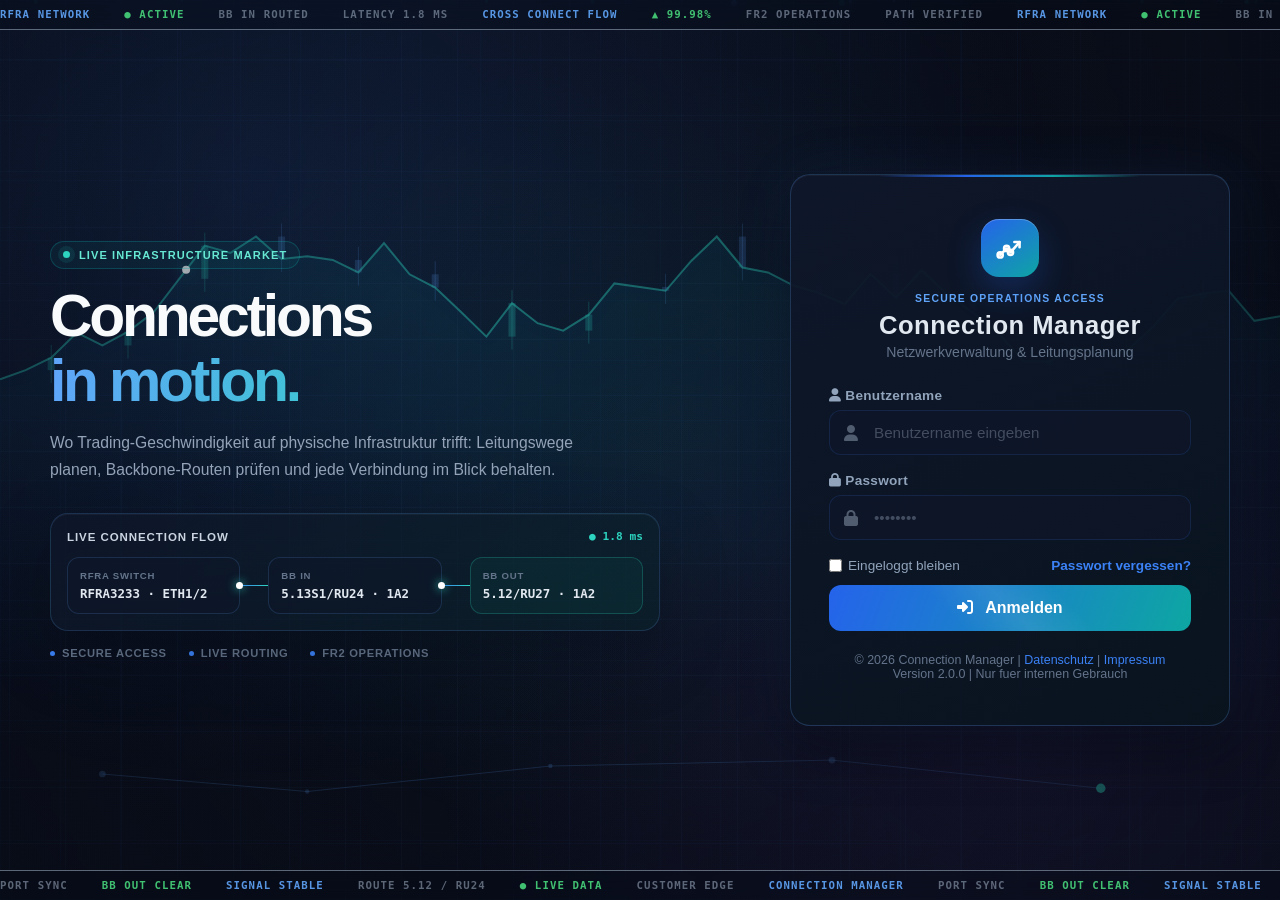
<file: frontend/dashboard.html>
<!doctype html>
<html lang="de">
<head>
  <meta charset="utf-8" />
  <meta name="viewport" content="width=device-width,initial-scale=1" />
  <title>Connection Manager</title>
  <link rel="icon" type="image/png" href="logo.png">
  <link rel="stylesheet" href="styles.css" />
  <style>
    /* ═══════════════════════════════════════════
       ANIMATIONS
       ═══════════════════════════════════════════ */
    @keyframes fadeSlideUp {
      from { opacity: 0; transform: translateY(20px); }
      to   { opacity: 1; transform: translateY(0); }
    }
    @keyframes shimmerLine {
      0%   { background-position: -200% 0; }
      100% { background-position: 200% 0; }
    }
    @keyframes pulseGlow {
      0%, 100% { box-shadow: 0 0 4px rgba(102,187,106,.25); }
      50%      { box-shadow: 0 0 12px rgba(102,187,106,.55); }
    }
    @keyframes fadeIn { from { opacity: 0; } to { opacity: 1; } }
    @keyframes scaleIn {
      from { opacity: 0; transform: scale(.92); }
      to   { opacity: 1; transform: scale(1); }
    }
    @keyframes countPop {
      0%   { transform: scale(1); }
      50%  { transform: scale(1.15); }
      100% { transform: scale(1); }
    }

    /* ═══════════════════════════════════════════
       VIEWPORT LOCK — no page scroll
       ═══════════════════════════════════════════ */
    body.dashboard-page .page-wrap {
      overflow: hidden !important;
      height: calc(100vh - var(--topbar-height, 48px)) !important;
    }
    body.dashboard-page .app-shell {
      height: 100% !important; overflow: hidden !important;
    }
    body.dashboard-page .main-content {
      height: 100% !important; overflow: hidden !important;
      padding: 16px 20px 8px 20px !important;
      display: flex; flex-direction: column; gap: 14px;
    }

    /* ═══════════════════════════════════════════
       HERO TOP BAR
       ═══════════════════════════════════════════ */
    .dash-hero {
      display: flex; align-items: center; gap: 16px; flex-wrap: wrap;
      padding: 14px 22px;
      border-radius: 16px;
      background: linear-gradient(135deg, rgba(15,23,42,.65) 0%, rgba(30,41,59,.45) 100%);
      border: 1px solid rgba(255,255,255,.07);
      backdrop-filter: blur(16px);
      flex-shrink: 0;
      position: relative; overflow: hidden;
      animation: fadeSlideUp .5s cubic-bezier(.22,1,.36,1) both;
    }
    .dash-hero::after {
      content: ''; position: absolute; bottom: 0; left: 0; right: 0; height: 2px;
      background: linear-gradient(90deg, #3b82f6, #8b5cf6, #ec4899, #3b82f6);
      background-size: 200% 100%; animation: shimmerLine 4s linear infinite;
    }
    .dash-hero-title {
      font-size: 1.3rem; font-weight: 800; letter-spacing: -.02em;
      background: linear-gradient(135deg, #f1f5f9, #94a3b8);
      -webkit-background-clip: text; -webkit-text-fill-color: transparent;
      background-clip: text;
    }
    .dash-hero-kw { display: flex; align-items: center; gap: 12px; flex: 1; min-width: 220px; }
    .kw-badge {
      display: inline-flex; align-items: center; gap: 7px;
      padding: 5px 14px; border-radius: 20px;
      background: rgba(102,187,106,.1); border: 1px solid rgba(102,187,106,.22);
      font-size: .82rem; font-weight: 700; color: #66bb6a; white-space: nowrap;
    }
    .kw-badge .kw-dot { width: 7px; height: 7px; border-radius: 50%; background: #66bb6a; animation: pulseGlow 2s ease infinite; }
    .kw-progress { flex: 1; display: flex; flex-direction: column; gap: 3px; }
    .kw-bar-outer { height: 8px; border-radius: 6px; background: rgba(255,255,255,.06); overflow: hidden; }
    .kw-bar-fill {
      height: 100%; border-radius: 6px; width: 0%;
      background: linear-gradient(90deg, #66bb6a, #43a047);
      transition: width 1s cubic-bezier(.22,1,.36,1);
      position: relative;
    }
    .kw-bar-fill::after {
      content: ''; position: absolute; top: 0; right: 0; bottom: 0; width: 24px;
      background: linear-gradient(90deg, transparent, rgba(255,255,255,.35));
      border-radius: 0 6px 6px 0;
    }
    .kw-text { font-size: .73rem; color: var(--muted,#999); }
    .dash-hero .btn { backdrop-filter: blur(6px); font-size: .82rem; padding: 6px 16px; }

    /* ═══════════════════════════════════════════
       STAT CARDS — horizontal row
       ═══════════════════════════════════════════ */
    .dash-stats {
      display: grid;
      grid-template-columns: repeat(auto-fit, minmax(140px, 1fr));
      gap: 12px; flex-shrink: 0;
    }
    .dash-card {
      display: flex; flex-direction: column; align-items: center; gap: 6px;
      padding: 16px 8px 14px;
      border-radius: 16px;
      background: rgba(15,23,42,.5);
      border: 1px solid rgba(255,255,255,.06);
      backdrop-filter: blur(12px);
      text-decoration: none; color: inherit;
      position: relative; overflow: hidden;
      transition: transform .25s cubic-bezier(.22,1,.36,1),
                  box-shadow .35s ease, border-color .3s ease;
      animation: fadeSlideUp .45s cubic-bezier(.22,1,.36,1) both;
    }
    .dash-card::before {
      content: ''; position: absolute; top: 0; left: 0; right: 0; height: 3px;
      border-radius: 16px 16px 0 0; opacity: 0;
      transition: opacity .3s ease;
    }
    .dash-card:hover {
      transform: translateY(-5px);
      border-color: rgba(59,130,246,.3);
      box-shadow: 0 12px 36px rgba(0,0,0,.35), 0 0 24px rgba(59,130,246,.08);
    }
    .dash-card:hover::before { opacity: 1; }
    .dash-card:nth-child(1) { animation-delay: .06s; }
    .dash-card:nth-child(2) { animation-delay: .12s; }
    .dash-card:nth-child(3) { animation-delay: .18s; }
    .dash-card:nth-child(4) { animation-delay: .24s; }
    .dash-card:nth-child(5) { animation-delay: .30s; }
    .dash-card:nth-child(6) { animation-delay: .36s; }
    .dash-card:nth-child(7) { animation-delay: .42s; }
    .dash-card:nth-child(1)::before { background: linear-gradient(90deg,#66bb6a,#43a047); }
    .dash-card:nth-child(2)::before { background: linear-gradient(90deg,#4fc3f7,#0288d1); }
    .dash-card:nth-child(3)::before { background: linear-gradient(90deg,#ef5350,#c62828); }
    .dash-card:nth-child(4)::before { background: linear-gradient(90deg,#ffb74d,#ef6c00); }
    .dash-card:nth-child(5)::before { background: linear-gradient(90deg,#ab47bc,#7b1fa2); }
    .dash-card:nth-child(6)::before { background: linear-gradient(90deg,#ffd54f,#f9a825); }
    .dash-card:nth-child(7)::before { background: linear-gradient(90deg,#ef5350,#d32f2f); }

    .dash-card-icon {
      width: 44px; height: 44px; border-radius: 14px;
      display: flex; align-items: center; justify-content: center;
      font-size: 1.4rem; transition: transform .3s ease;
    }
    .dash-card:hover .dash-card-icon { transform: scale(1.1); }
    .dash-card-val {
      font-size: 1.7rem; font-weight: 800; line-height: 1;
      font-variant-numeric: tabular-nums;
      transition: transform .2s ease;
    }
    .dash-card-val.pop { animation: countPop .35s ease; }
    .dash-card-label {
      font-size: .7rem; color: var(--muted,#999);
      text-transform: uppercase; letter-spacing: .05em; text-align: center;
    }
    .dash-card-hint {
      font-size: .62rem; color: rgba(148,163,184,.5); text-align: center;
    }
    #dashboardStatus { font-size: .72rem; color: var(--muted,#999); padding: 0 4px; flex-shrink: 0; }

    /* ═══════════════════════════════════════════
       MAIN AREA: quarterly + future sidebar
       ═══════════════════════════════════════════ */
    .dash-main {
      display: grid;
      grid-template-columns: 1fr 280px;
      gap: 14px; flex: 1; min-height: 0;
      animation: fadeSlideUp .5s cubic-bezier(.22,1,.36,1) .38s both;
    }

    /* ── Quarterly panel ── */
    .dash-quarterly {
      display: flex; flex-direction: column;
      border-radius: 16px;
      background: rgba(15,23,42,.5);
      border: 1px solid rgba(255,255,255,.06);
      backdrop-filter: blur(12px);
      overflow: hidden; min-height: 0;
    }
    .q-header {
      display: flex; align-items: center; gap: 10px; flex-wrap: wrap;
      padding: 12px 18px; border-bottom: 1px solid rgba(255,255,255,.06); flex-shrink: 0;
    }
    .q-header-title {
      font-size: 1rem; font-weight: 700; white-space: nowrap;
      display: flex; align-items: center; gap: 8px;
    }
    .q-select {
      background: rgba(15,23,42,.6); border: 1px solid rgba(255,255,255,.08);
      color: #e2e8f0; border-radius: 8px; padding: 5px 10px; font-size: .82rem;
      transition: border-color .2s, box-shadow .2s;
    }
    .q-select:focus { outline: none; border-color: #3b82f6; box-shadow: 0 0 0 2px rgba(59,130,246,.15); }
    .q-header .btn { padding: 5px 16px; font-size: .82rem; }

    /* Tabs */
    .q-tabs {
      display: flex; gap: 0; border-bottom: 1px solid rgba(255,255,255,.06);
      flex-shrink: 0; padding: 0 10px;
    }
    .q-tab {
      padding: 10px 20px; font-size: .82rem; font-weight: 600;
      color: var(--muted,#666); cursor: pointer;
      border: none; background: none;
      border-bottom: 2px solid transparent;
      transition: all .2s ease; position: relative;
    }
    .q-tab:hover { color: #cbd5e1; }
    .q-tab.active { color: #3b82f6; border-bottom-color: #3b82f6; }
    .q-tab.active::after {
      content: ''; position: absolute;
      bottom: -1px; left: 30%; right: 30%; height: 2px;
      background: #3b82f6; border-radius: 2px;
      box-shadow: 0 0 10px rgba(59,130,246,.5);
    }

    /* Scrollable q-body */
    .q-body {
      flex: 1; overflow-y: auto; overflow-x: hidden;
      padding: 16px 20px 20px; min-height: 0;
    }
    .q-body::-webkit-scrollbar { width: 5px; }
    .q-body::-webkit-scrollbar-thumb { background: rgba(255,255,255,.07); border-radius: 3px; }
    .q-body::-webkit-scrollbar-thumb:hover { background: rgba(255,255,255,.14); }

    /* ── Future sidebar ── */
    .dash-future {
      display: flex; flex-direction: column; gap: 12px;
      border-radius: 16px;
      border: 1px dashed rgba(255,255,255,.08);
      background: rgba(15,23,42,.25);
      backdrop-filter: blur(8px);
      padding: 16px; min-height: 0; overflow-y: auto;
    }
    .dash-future::-webkit-scrollbar { width: 4px; }
    .dash-future::-webkit-scrollbar-thumb { background: rgba(255,255,255,.05); border-radius: 2px; }
    .future-header {
      font-size: .82rem; font-weight: 700; color: rgba(148,163,184,.7);
      display: flex; align-items: center; gap: 7px;
      padding-bottom: 8px; border-bottom: 1px solid rgba(255,255,255,.04);
    }
    .future-widget {
      border: 1px solid rgba(255,255,255,.05); border-radius: 12px;
      padding: 14px; background: rgba(15,23,42,.3);
      transition: border-color .2s, background .2s;
    }
    .future-widget:hover { border-color: rgba(255,255,255,.1); background: rgba(15,23,42,.45); }
    .future-widget-title { font-size: .75rem; font-weight: 700; color: var(--muted,#999); margin-bottom: 8px; display: flex; align-items: center; gap: 6px; }
    .future-widget-body { font-size: .78rem; color: rgba(148,163,184,.5); }
    .future-placeholder {
      flex: 1; display: flex; flex-direction: column; align-items: center; justify-content: center; gap: 10px;
      opacity: .25; padding: 20px 0;
    }
    .future-placeholder svg { width: 36px; height: 36px; stroke: currentColor; }
    .future-placeholder span { font-size: .72rem; color: var(--muted,#666); }

    /* ═══════════════════════════════════════════
       QUARTERLY TAB CONTENT STYLES
       ═══════════════════════════════════════════ */

    /* Donut chart + legend */
    .q-chart-row {
      display: flex; gap: 24px; align-items: center;
      margin-bottom: 18px; padding: 14px 18px;
      background: rgba(15,23,42,.4); border-radius: 14px;
      border: 1px solid rgba(255,255,255,.04);
      animation: scaleIn .35s ease both;
    }
    .q-donut-wrap { position: relative; width: 120px; height: 120px; flex-shrink: 0; }
    .q-donut-wrap svg { animation: fadeIn .6s ease .1s both; }
    .q-donut-center { position: absolute; top: 50%; left: 50%; transform: translate(-50%,-50%); text-align: center; }
    .q-donut-center .big { font-size: 1.5rem; font-weight: 800; }
    .q-donut-center .sub { font-size: .65rem; color: var(--muted,#999); }
    .q-legend { display: flex; flex-direction: column; gap: 6px; flex: 1; }
    .q-legend-item {
      display: flex; align-items: center; gap: 10px; font-size: .84rem;
      padding: 5px 10px; border-radius: 8px; transition: background .15s;
    }
    .q-legend-item:hover { background: rgba(255,255,255,.04); }
    .q-legend-dot { width: 12px; height: 12px; border-radius: 3px; flex-shrink: 0; }
    .q-legend-val { font-weight: 700; margin-left: auto; min-width: 26px; text-align: right; font-variant-numeric: tabular-nums; }

    /* Totals pill grid */
    .q-totals-compact { display: grid; grid-template-columns: repeat(3, 1fr); gap: 10px; margin-bottom: 16px; }
    .q-tp {
      display: flex; align-items: center; gap: 8px;
      background: rgba(15,23,42,.4); border: 1px solid rgba(255,255,255,.05);
      border-radius: 12px; padding: 12px 14px;
      transition: border-color .2s, transform .2s, background .2s;
      animation: fadeSlideUp .35s ease both;
    }
    .q-tp:hover { border-color: rgba(255,255,255,.12); transform: translateY(-2px); background: rgba(15,23,42,.6); }
    .q-tp:nth-child(1) { animation-delay: .05s; }
    .q-tp:nth-child(2) { animation-delay: .1s; }
    .q-tp:nth-child(3) { animation-delay: .15s; }
    .q-tp:nth-child(4) { animation-delay: .2s; }
    .q-tp:nth-child(5) { animation-delay: .25s; }
    .q-tp:nth-child(6) { animation-delay: .3s; }
    .q-tp-icon { font-size: 1.15rem; }
    .q-tp-num { font-size: 1.15rem; font-weight: 800; }
    .q-tp-label { font-size: .65rem; color: var(--muted,#999); text-transform: uppercase; letter-spacing: .03em; }
    .q-trend { display: inline-flex; align-items: center; gap: 2px; font-size: .65rem; font-weight: 700; margin-left: 4px; }
    .q-trend.up { color: #4ade80; } .q-trend.down { color: #f87171; } .q-trend.flat { color: #94a3b8; }

    /* KW Table */
    .q-table { width: 100%; border-collapse: collapse; font-size: .82rem; }
    .q-table th {
      text-align: left; padding: 8px 8px; font-weight: 600;
      color: var(--muted,#999); font-size: .7rem; text-transform: uppercase; letter-spacing: .04em;
      border-bottom: 2px solid rgba(255,255,255,.08);
    }
    .q-table td { padding: 7px 8px; border-bottom: 1px solid rgba(255,255,255,.04); }
    .q-table tr { transition: background .15s; }
    .q-table tr:hover td { background: rgba(59,130,246,.06); }
    .q-table .num { text-align: right; font-variant-numeric: tabular-nums; font-weight: 600; }
    .q-table .kw-label { font-weight: 700; }
    .kw-cell-bar { display: flex; align-items: center; gap: 6px; justify-content: flex-end; }
    .kw-cell-track { width: 50px; height: 6px; border-radius: 4px; background: rgba(255,255,255,.06); overflow: hidden; }
    .kw-cell-fill { height: 100%; border-radius: 4px; transition: width .6s cubic-bezier(.22,1,.36,1); }

    /* Tech leaderboard */
    .q-section-title { font-size: .95rem; font-weight: 700; margin-bottom: 12px; display: flex; align-items: center; gap: 8px; }
    .tech-grid { display: grid; grid-template-columns: repeat(auto-fill, minmax(240px, 1fr)); gap: 10px; }
    .tech-card {
      border: 1px solid rgba(255,255,255,.06); border-radius: 14px;
      padding: 14px 16px; background: rgba(15,23,42,.4);
      position: relative; overflow: hidden;
      transition: transform .25s cubic-bezier(.22,1,.36,1), box-shadow .35s, border-color .3s;
      animation: fadeSlideUp .4s ease both;
    }
    .tech-card:hover { transform: translateY(-3px); box-shadow: 0 8px 24px rgba(0,0,0,.25); }
    .tech-card.gold   { border-color: rgba(251,191,36,.35); }
    .tech-card.gold::before   { content:''; position:absolute; top:0; left:0; right:0; height:3px; background: linear-gradient(90deg,#fbbf24,#f59e0b); }
    .tech-card.silver { border-color: rgba(148,163,184,.35); }
    .tech-card.silver::before { content:''; position:absolute; top:0; left:0; right:0; height:3px; background: linear-gradient(90deg,#94a3b8,#cbd5e1); }
    .tech-card.bronze { border-color: rgba(217,119,6,.35); }
    .tech-card.bronze::before { content:''; position:absolute; top:0; left:0; right:0; height:3px; background: linear-gradient(90deg,#d97706,#f59e0b); }
    .tech-rank { position: absolute; top: 10px; right: 14px; font-size: 1.5rem; opacity: .35; }
    .tech-name { font-size: .95rem; font-weight: 700; text-transform: capitalize; }
    .tech-total { font-size: .72rem; color: var(--muted,#999); margin: 3px 0 8px; }
    .tech-total strong { font-size: 1.1rem; color: #e2e8f0; }
    .tech-bars { display: flex; flex-direction: column; gap: 4px; }
    .tech-bar-row { display: flex; align-items: center; gap: 6px; font-size: .72rem; }
    .tech-bar-label { width: 54px; text-align: right; color: var(--muted,#999); flex-shrink: 0; }
    .tech-bar-track { flex: 1; height: 7px; background: rgba(255,255,255,.06); border-radius: 4px; overflow: hidden; }
    .tech-bar-fill { height: 100%; border-radius: 4px; transition: width .7s cubic-bezier(.22,1,.36,1); }
    .tech-bar-num { width: 24px; font-weight: 700; font-variant-numeric: tabular-nums; }
    .bar-install   { background: linear-gradient(90deg,#4fc3f7,#0288d1); }
    .bar-deinstall { background: linear-gradient(90deg,#ef5350,#c62828); }
    .bar-linemove  { background: linear-gradient(90deg,#ffb74d,#ef6c00); }
    .bar-pathmove  { background: linear-gradient(90deg,#ab47bc,#7b1fa2); }

    /* ═══════════════════════════════════════════
       RESPONSIVE
       ═══════════════════════════════════════════ */
    @media (max-width: 1200px) {
      .dash-main { grid-template-columns: 1fr; }
      .dash-future { display: none; }
    }
    @media (max-width: 900px) {
      .dash-stats { grid-template-columns: repeat(3, 1fr); }
    }
    @media (max-width: 600px) {
      .dash-stats { grid-template-columns: repeat(2, 1fr); }
      .q-totals-compact { grid-template-columns: repeat(2, 1fr); }
    }

    /* ═══════════════════════════════════════════
       LIGHT MODE OVERRIDES
       ═══════════════════════════════════════════ */
    body.light-mode .dash-hero {
      background: linear-gradient(135deg, rgba(255,255,255,.85) 0%, rgba(241,245,249,.75) 100%);
      border-color: rgba(148,163,184,.22);
      backdrop-filter: none;
      box-shadow: 0 2px 12px rgba(0,0,0,.04);
    }
    body.light-mode .dash-hero-title {
      background: linear-gradient(135deg, #0f172a, #334155);
      -webkit-background-clip: text; -webkit-text-fill-color: transparent;
      background-clip: text;
    }
    body.light-mode .dash-card {
      background: rgba(255,255,255,.9);
      border-color: rgba(148,163,184,.2);
      backdrop-filter: none;
      box-shadow: 0 2px 8px rgba(0,0,0,.04);
    }
    body.light-mode .dash-card:hover {
      border-color: rgba(59,130,246,.3);
      box-shadow: 0 8px 24px rgba(0,0,0,.08), 0 0 16px rgba(59,130,246,.06);
    }
    body.light-mode .dash-card-label { color: #64748b; }
    body.light-mode .dash-card-hint { color: #94a3b8; }
    body.light-mode .dash-quarterly {
      background: rgba(255,255,255,.9);
      border-color: rgba(148,163,184,.2);
      backdrop-filter: none;
      box-shadow: 0 2px 12px rgba(0,0,0,.04);
    }
    body.light-mode .q-header { border-bottom-color: rgba(148,163,184,.15); }
    body.light-mode .q-select {
      background: #ffffff; border-color: rgba(148,163,184,.3);
      color: #1e293b;
    }
    body.light-mode .q-tabs { border-bottom-color: rgba(148,163,184,.15); }
    body.light-mode .q-tab { color: #64748b; }
    body.light-mode .q-tab:hover { color: #334155; }
    body.light-mode .q-tab.active { color: #2563eb; border-bottom-color: #2563eb; }
    body.light-mode .q-body::-webkit-scrollbar-thumb { background: rgba(148,163,184,.25); }
    body.light-mode .q-body::-webkit-scrollbar-thumb:hover { background: rgba(148,163,184,.4); }
    body.light-mode .q-chart-row {
      background: rgba(241,245,249,.7);
      border-color: rgba(148,163,184,.15);
    }
    body.light-mode .q-donut-center .sub { color: #64748b; }
    body.light-mode .q-legend-item:hover { background: rgba(59,130,246,.04); }
    body.light-mode .q-tp {
      background: rgba(255,255,255,.85);
      border-color: rgba(148,163,184,.18);
    }
    body.light-mode .q-tp:hover {
      border-color: rgba(59,130,246,.25);
      background: rgba(255,255,255,.95);
    }
    body.light-mode .q-tp-label { color: #64748b; }
    body.light-mode .q-table th {
      color: #475569;
      border-bottom-color: rgba(148,163,184,.2);
    }
    body.light-mode .q-table td { border-bottom-color: rgba(148,163,184,.1); }
    body.light-mode .q-table tr:hover td { background: rgba(59,130,246,.04); }
    body.light-mode .kw-cell-track { background: rgba(148,163,184,.12); }
    body.light-mode .tech-card {
      border-color: rgba(148,163,184,.2);
      background: rgba(255,255,255,.85);
    }
    body.light-mode .tech-card:hover { box-shadow: 0 6px 20px rgba(0,0,0,.06); }
    body.light-mode .tech-total { color: #64748b; }
    body.light-mode .tech-total strong { color: #0f172a; }
    body.light-mode .tech-bar-label { color: #64748b; }
    body.light-mode .tech-bar-track { background: rgba(148,163,184,.12); }
    body.light-mode .dash-future {
      background: rgba(255,255,255,.5);
      border-color: rgba(148,163,184,.2);
      backdrop-filter: none;
    }
    body.light-mode .future-header { color: #475569; border-bottom-color: rgba(148,163,184,.12); }
    body.light-mode .future-widget {
      background: rgba(255,255,255,.7);
      border-color: rgba(148,163,184,.18);
    }
    body.light-mode .future-widget:hover {
      border-color: rgba(148,163,184,.3);
      background: rgba(255,255,255,.9);
    }
    body.light-mode .future-widget-title { color: #475569; }
    body.light-mode .future-widget-body { color: #64748b; }
    body.light-mode .kw-bar-outer { background: rgba(148,163,184,.12); }
    body.light-mode .kw-text { color: #64748b; }
    body.light-mode #dashboardStatus { color: #64748b; }
    body.light-mode .skeleton-line { background: rgba(148,163,184,.15); }

    .widget-badge {
      display: inline-flex; align-items: center; justify-content: center;
      min-width: 20px; height: 20px; padding: 0 6px;
      border-radius: 10px; font-size: .65rem; font-weight: 800;
      background: rgba(102,187,106,.18); color: #66bb6a;
      margin-left: 6px; transition: transform .2s;
    }
    .widget-badge.pop { animation: countPop .35s ease; }
    body.light-mode .widget-badge { background: rgba(102,187,106,.12); }
  </style>
</head>
<body class="dashboard-page">
  <header class="topbar">
    <div class="topbar-inner">
      <div class="topbar-title">Dashboard</div>
    </div>
  </header>

  <main class="page-wrap">
    <div class="app-shell">
      <section class="main-content">

        <!-- ── Hero strip ── -->
        <div class="dash-hero">
          <span class="dash-hero-title">Dashboard</span>
          <div class="dash-hero-kw" id="kwStrip" style="display:none;">
            <div class="kw-badge"><span class="kw-dot"></span> <span id="kwStripLabel">-</span></div>
            <div class="kw-progress">
              <div class="kw-bar-outer"><div class="kw-bar-fill" id="kwStripBar"></div></div>
              <div class="kw-text" id="kwStripPct">-</div>
            </div>
          </div>
          <a href="kw-planning.html" class="btn btn-primary">KW Planung</a>
          <button id="btnRefreshDashboard" class="btn">&#x21bb; Aktualisieren</button>
        </div>

        <!-- ── Stat cards row ── -->
        <div class="dash-stats" id="dashboardGrid"></div>
        <div id="dashboardStatus"></div>

        <!-- ── Main: Quarterly + Future sidebar ── -->
        <div class="dash-main">
          <div class="dash-quarterly">
            <div class="q-header">
              <span class="q-header-title">&#128202; Quartalsbericht</span>
              <select id="qYearSelect" class="q-select"></select>
              <select id="qQuarterSelect" class="q-select">
                <option value="1">Q1</option><option value="2">Q2</option>
                <option value="3">Q3</option><option value="4">Q4</option>
              </select>
              <button id="btnLoadQ" class="btn btn-primary">Laden</button>
            </div>
            <div class="q-tabs" id="qTabs">
              <button class="q-tab active" data-tab="overview">Uebersicht</button>
              <button class="q-tab" data-tab="kwtable">KW Tabelle</button>
              <button class="q-tab" data-tab="leaderboard">Leaderboard</button>
            </div>
            <div class="q-body" id="qBody">
              <div style="padding:28px 0;text-align:center;opacity:.4;font-size:.85rem;">Quartal waehlen und laden.</div>
            </div>
          </div>

          <!-- Future zone -->
          <div class="dash-future">
            <div class="future-header">&#128204; Widgets</div>
            <div class="future-widget" id="futureQuickStats">
              <div class="future-widget-title">&#128200; Schnellzahlen</div>
              <div class="future-widget-body" id="futureQuickBody">Wird nach Laden angezeigt...</div>
            </div>
            <!-- Troubleshooting Widget -->
            <div class="future-widget" id="tsWidget">
              <div class="future-widget-title" style="display:flex;align-items:center;gap:8px;">&#128295; Troubleshooting <span class="widget-badge" id="tsWidgetCount" style="background:rgba(239,83,80,.18);color:#ef5350;">0</span></div>
              <div class="future-widget-body" id="tsWidgetBody" style="font-size:.8rem;color:var(--muted,#999);max-height:200px;overflow-y:auto;">Laden...</div>
            </div>
            <div class="future-placeholder">
              <svg viewBox="0 0 24 24" fill="none" stroke-width="1.5" stroke-linecap="round" stroke-linejoin="round">
                <rect x="3" y="3" width="18" height="18" rx="2" ry="2"/><line x1="12" y1="8" x2="12" y2="16"/><line x1="8" y1="12" x2="16" y2="12"/>
              </svg>
              <span>Weitere Widgets bald verfuegbar</span>
            </div>
          </div>
        </div>

      </section>
    </div>
  </main>

  <div class="dock-zone" aria-hidden="true"></div>
  <nav class="bottom-dock" aria-label="Hauptnavigation">
    <div class="dock-meta">
      <div class="dock-brand">Connection Manager</div>
      <div class="userbox dock-userbox" id="userBox"></div>
    </div>
    <a class="dock-item" href="dashboard.html" data-nav>Dashboard</a>
    <a class="dock-item" href="kw-planning.html" data-nav>KW Planung</a>
    <a class="dock-item" href="cross-connects.html" data-nav>Cross Connects</a>
    <a class="dock-item" href="troubleshooting.html" data-nav>Troubleshooting</a>
    <a class="dock-item" href="patchpanels.html" data-nav>Patchpanels</a>
    <a class="dock-item" href="historical-archive.html" data-nav>Leitungsarchiv</a>
    <a class="dock-item" href="migration-audit.html" data-nav>Migration Audit</a>
    <a class="dock-item" href="admin.html" data-nav data-admin-nav style="display:none;">Admin</a>
  </nav>

  <div class="toast-wrap" id="toastWrap"></div>
  <script src="config.js"></script>
  <script src="nav-auth.js"></script>
  <script src="collaboration.js"></script>
  <script src="dashboard.js"></script>
</body>
</html>
</file>
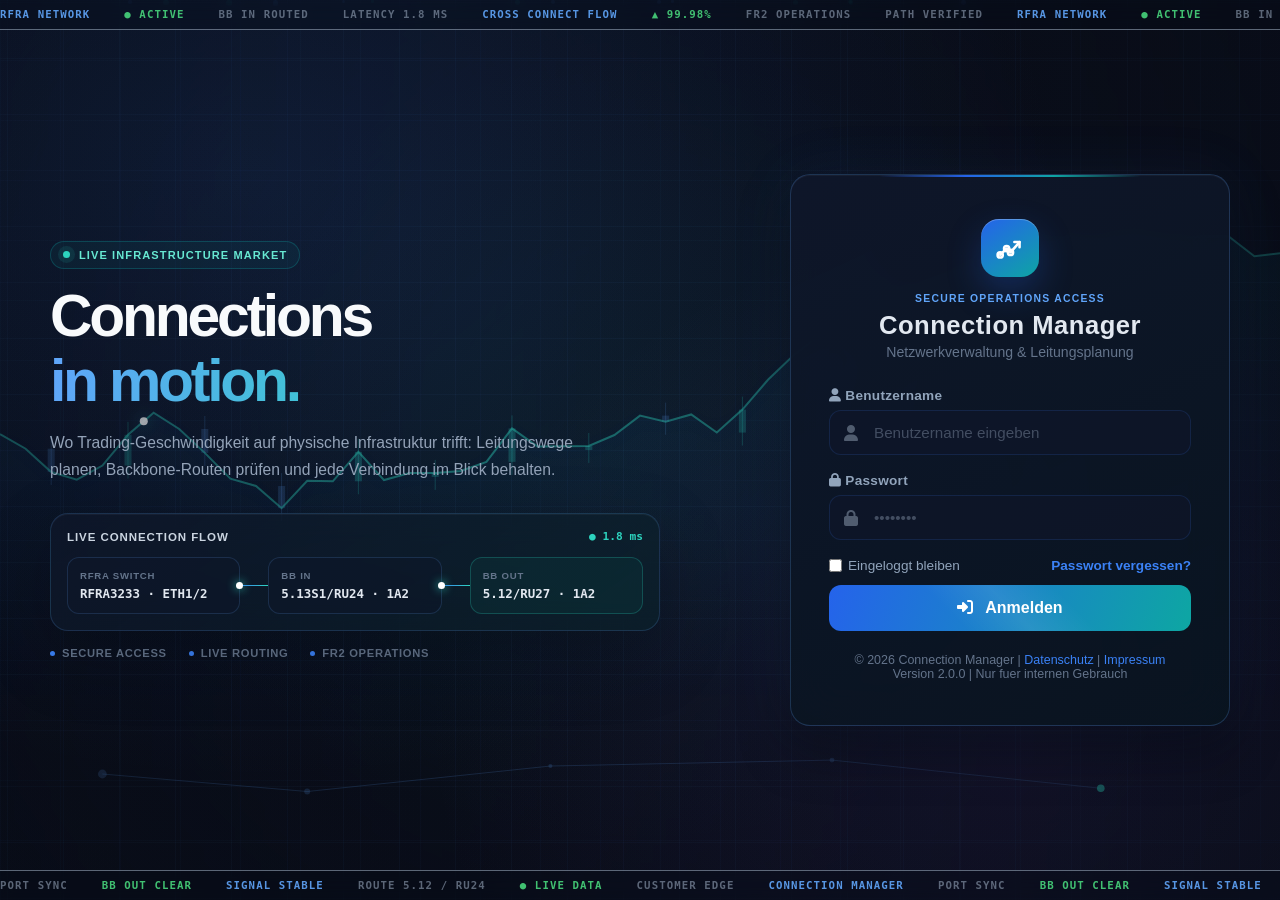
<file: frontend/historical-archive.html>
<!doctype html>
<html lang="de">
<head>
  <meta charset="utf-8" />
  <meta name="viewport" content="width=device-width,initial-scale=1" />
  <title>Connection Manager</title>
  <link rel="icon" type="image/png" href="logo.png">
  <link rel="stylesheet" href="styles.css" />
  <style>
    /* ── Page-specific styles ── */
    .search-bar{display:flex;align-items:center;gap:10px;flex-wrap:wrap;}
    .search-bar .input{flex:1 1 260px;min-width:200px;}
    .search-bar .select{width:180px;flex-shrink:0;}
    .stat-strip{display:flex;gap:14px;align-items:center;padding:6px 0;flex-wrap:wrap;}
    .stat-strip .stat-pill{background:var(--card-bg,#1e1e2e);border:1px solid var(--border,#333);border-radius:8px;padding:4px 14px;font-size:.85rem;display:flex;align-items:center;gap:6px;}
    .stat-strip .stat-pill .val{font-weight:700;font-size:1rem;}

    /* table tweaks */
    .hl-table th,.hl-table td{padding:7px 10px;white-space:nowrap;font-size:.85rem;}
    .hl-table .col-serial{min-width:80px;}
    .hl-table .col-kunde{min-width:100px;max-width:240px;white-space:normal;word-break:break-word;}
    .hl-table .col-pp{min-width:70px;}
    .cell-sub{font-size:.78rem;color:var(--muted,#999);margin-top:2px;}

    /* sticky header + scroll */
    .hl-table-wrap{max-height:calc(100vh - 320px);overflow-y:auto;overflow-x:auto;border-radius:12px;}
    .hl-table thead th{position:sticky;top:0;z-index:10;background:var(--card-bg,#1e1e2e);box-shadow:0 1px 0 var(--border,#333);}
    .hl-table-wrap::-webkit-scrollbar{width:8px;height:8px;}
    .hl-table-wrap::-webkit-scrollbar-thumb{background:var(--border,#444);border-radius:8px;}
    .hl-table-wrap::-webkit-scrollbar-track{background:transparent;}

    /* expand detail */
    .detail-row td{padding:12px 14px !important;background:var(--card-bg,#1a1a2e);border-top:none;}
    .detail-grid{display:grid;grid-template-columns:repeat(auto-fill,minmax(200px,1fr));gap:10px 24px;}
    .detail-item{display:flex;flex-direction:column;gap:2px;}
    .detail-item.full-width{grid-column:1 / -1;}
    .detail-label{font-size:.75rem;color:var(--muted,#999);text-transform:uppercase;letter-spacing:.04em;}
    .detail-value{font-size:.9rem;font-weight:500;word-break:break-word;white-space:pre-wrap;}
    .expand-btn{cursor:pointer;user-select:none;font-size:.8rem;width:22px;text-align:center;display:inline-block;transition:transform .15s;}
    .expand-btn.open{transform:rotate(90deg);}

    /* pagination */
    .pager{display:flex;align-items:center;gap:8px;padding:10px 0;justify-content:center;flex-wrap:wrap;}
    .pager button{padding:6px 14px;border-radius:8px;border:1px solid var(--border,#333);background:var(--card,#1e1e2e);color:var(--text,#e2e8f0);cursor:pointer;font-size:.85rem;transition:.15s;}
    .pager button:hover:not(:disabled){background:var(--primary,#3b82f6);color:#fff;border-color:var(--primary,#3b82f6);}
    .pager button:disabled{opacity:.4;cursor:default;}
    .pager .page-info{font-size:.85rem;color:var(--muted,#999);}

    /* import area */
    .import-area{margin-top:12px;padding:16px;border:2px dashed var(--border,#333);border-radius:12px;text-align:center;transition:.15s;}
    .import-area.drag-over{border-color:var(--primary,#3b82f6);background:rgba(59,130,246,.06);}
    .import-area input[type="file"]{display:none;}
    .import-area label{cursor:pointer;color:var(--primary,#3b82f6);font-weight:600;}
    .import-area label:hover{text-decoration:underline;}
    .import-result{margin-top:12px;padding:12px;border-radius:8px;font-size:.88rem;line-height:1.5;}
    .import-result.success{background:rgba(16,185,129,.08);border:1px solid rgba(16,185,129,.2);color:#34d399;}
    .import-result.error{background:rgba(239,68,68,.08);border:1px solid rgba(239,68,68,.2);color:#f87171;}

    /* batch list */
    .batch-list{margin-top:10px;}
    .batch-item{display:flex;align-items:center;justify-content:space-between;padding:8px 12px;border-bottom:1px solid var(--border,#333);font-size:.85rem;}
    .batch-item:last-child{border-bottom:none;}
    .batch-meta{display:flex;gap:16px;align-items:center;flex-wrap:wrap;}
    .batch-meta .val{font-weight:600;}
    .btn-del-batch{padding:3px 10px;border-radius:6px;font-size:.78rem;background:rgba(239,68,68,.08);border:1px solid rgba(239,68,68,.2);color:#f87171;cursor:pointer;transition:.15s;}
    .btn-del-batch:hover{background:rgba(239,68,68,.15);border-color:rgba(239,68,68,.35);}

    /* filter panel */
    .filter-panel{display:flex;gap:10px;flex-wrap:wrap;margin-top:8px;}
    .filter-panel .input{flex:1 1 160px;min-width:120px;font-size:.85rem;padding:6px 10px;}
    .filter-panel .select{font-size:.85rem;padding:6px 10px;min-width:140px;}

    /* tabs */
    .tab-bar{display:flex;gap:0;margin-bottom:0;border-bottom:2px solid var(--border,#333);}
    .tab-btn{padding:10px 22px;font-size:.9rem;font-weight:600;border:none;background:none;color:var(--muted,#999);cursor:pointer;border-bottom:2px solid transparent;margin-bottom:-2px;transition:.15s;}
    .tab-btn.active{color:var(--primary,#3b82f6);border-bottom-color:var(--primary,#3b82f6);}
    .tab-btn:hover:not(.active){color:var(--text,#e2e8f0);}
    .tab-content{display:none;}
    .tab-content.active{display:block;}

    /* ── Light Mode Overrides ── */
    body.light-mode .stat-strip .stat-pill{background:#fff;border-color:rgba(148,163,184,.22);color:#334155;box-shadow:0 1px 3px rgba(0,0,0,.04);}
    body.light-mode .stat-strip .stat-pill .val{color:#1e293b;}
    body.light-mode .detail-row td{background:#f1f5f9 !important;border-top:1px solid rgba(148,163,184,.12);}
    body.light-mode .detail-grid{color:#1e293b;}
    body.light-mode .cell-sub{color:#64748b;}
    body.light-mode .detail-label{color:#64748b;}
    body.light-mode .detail-value{color:#1e293b;}
    body.light-mode .pager button{background:#fff;border-color:rgba(148,163,184,.25);color:#334155;box-shadow:0 1px 3px rgba(0,0,0,.04);}
    body.light-mode .pager button:hover:not(:disabled){background:var(--primary);color:#fff;border-color:var(--primary);}
    body.light-mode .pager .page-info{color:#64748b;}
    body.light-mode .import-area{border-color:rgba(148,163,184,.35);background:#fff;}
    body.light-mode .import-area.drag-over{background:rgba(59,130,246,.04);border-color:rgba(59,130,246,.5);}
    body.light-mode .import-result.success{background:rgba(16,185,129,.06);border-color:rgba(16,185,129,.25);color:#059669;}
    body.light-mode .import-result.error{background:rgba(239,68,68,.06);border-color:rgba(239,68,68,.25);color:#dc2626;}
    body.light-mode .batch-item{border-bottom-color:rgba(148,163,184,.15);color:#334155;}
    body.light-mode .batch-meta .val{color:#1e293b;}
    body.light-mode .btn-del-batch{background:rgba(239,68,68,.05);border-color:rgba(239,68,68,.2);color:#dc2626;}
    body.light-mode .btn-del-batch:hover{background:rgba(239,68,68,.1);border-color:rgba(239,68,68,.3);}
    body.light-mode .tab-bar{border-bottom-color:rgba(148,163,184,.25);}
    body.light-mode .tab-btn{color:#94a3b8;}
    body.light-mode .tab-btn.active{color:#2563eb;border-bottom-color:#2563eb;}
    body.light-mode .tab-btn:hover:not(.active){color:#334155;}
    body.light-mode .hl-table thead th{background:#f1f5f9 !important;color:#475569 !important;border-bottom-color:rgba(148,163,184,.22);box-shadow:0 1px 0 rgba(148,163,184,.22);}
    body.light-mode .hl-table tbody td{background:rgba(255,255,255,.65) !important;color:#1e293b;border-bottom-color:rgba(148,163,184,.12);}
    body.light-mode .hl-table tbody tr:hover td{background:rgba(59,130,246,.04) !important;}
    body.light-mode .expand-btn{color:#64748b;}
    body.light-mode .search-bar .input,body.light-mode .filter-panel .input,body.light-mode .filter-panel .select{background:#fff;border-color:rgba(148,163,184,.3);color:#1e293b;}
    body.light-mode #emptyState{color:#94a3b8;}
    body.light-mode #listStatus{color:#64748b;}
    body.light-mode .card-title{color:#0f172a;}
    body.light-mode .card-subtitle{color:#64748b;}
  </style>
</head>
<body class="historical-archive-page">
  <header class="topbar">
    <div class="topbar-inner">
      <div class="topbar-title">Leitungsarchiv</div>
    </div>
  </header>

  <main class="page-wrap">
    <div class="app-shell">
      <section class="main-content">

        <!-- Tabs -->
        <div class="card" style="padding-bottom:0;">
          <h1 class="card-title" style="margin-bottom:2px;">Leitungsarchiv</h1>
          <div class="card-subtitle" style="margin-bottom:10px;">Historische Leitungen aus CSV-Importen. Read-only Archiv &ndash; keine Auswirkung auf aktive Daten.</div>
          <div class="tab-bar">
            <button class="tab-btn active" data-tab="search">Suche &amp; Anzeige</button>
            <button class="tab-btn" data-tab="import">CSV Import</button>
            <button class="tab-btn" data-tab="batches">Import-Historie</button>
          </div>
        </div>

        <!-- ═══ TAB: Search & Display ═══ -->
        <div class="tab-content active" id="tabSearch">
          <div class="card">
            <div class="search-bar">
              <input id="searchInput" class="input" placeholder="Suche: Serial, Product ID, Kunde, PP, RFRA Port, EQX Port..." autofocus />
              <button id="btnSearch" class="btn btn-primary">Suchen</button>
              <button id="btnExport" class="btn" title="Suchergebnis als CSV exportieren">&#x2B07; Export</button>
              <button id="btnRefresh" class="btn">Aktualisieren</button>
            </div>
            <div class="filter-panel">
              <select id="serialFilter" class="select">
                <option value="">Alle Serials</option>
                <option value="with_serial">Nur mit Serial</option>
                <option value="without_serial">Nur ohne Serial</option>
              </select>
              <input id="filterCustomer" class="input" placeholder="Kunde..." />
              <input id="filterPP" class="input" placeholder="Patchpanel (PP A/1/2/Z)..." />
            </div>
          </div>

          <!-- Stats -->
          <div class="stat-strip">
            <div class="stat-pill">Angezeigt <span class="val" id="statShown">0</span></div>
            <div class="stat-pill">Gesamt <span class="val" id="statTotal">0</span></div>
            <div class="stat-pill">Seite <span class="val" id="statPage">1</span> / <span class="val" id="statPages">1</span></div>
          </div>

          <!-- Status line -->
          <div id="listStatus" style="font-size:.82rem;color:var(--muted,#999);padding:2px 0;min-height:22px;"></div>

          <!-- Table -->
          <div class="card hl-table-wrap" style="padding:0;">
            <table class="table-list-table hl-table" id="hlTable">
              <thead>
                <tr>
                  <th style="width:28px;"></th>
                  <th class="col-serial">Serial</th>
                  <th>Product ID</th>
                  <th class="col-kunde">Kunde</th>
                  <th>RFRA Ports</th>
                  <th class="col-pp">PP A</th>
                  <th class="col-pp">PP 1</th>
                  <th class="col-pp">PP 2</th>
                  <th class="col-pp">PP Z</th>
                  <th>Logical Name</th>
                </tr>
              </thead>
              <tbody id="hlTableBody"></tbody>
            </table>
            <div id="emptyState" hidden style="text-align:center;padding:40px;color:var(--muted,#999);">Keine historischen Leitungen gefunden.</div>
          </div>

          <!-- Pagination -->
          <div class="pager" id="pager">
            <button id="btnFirst" title="Erste Seite">&laquo;</button>
            <button id="btnPrev">&lsaquo; Zurueck</button>
            <span class="page-info">Seite <span id="pageNum">1</span> von <span id="pageCount">1</span></span>
            <button id="btnNext">Weiter &rsaquo;</button>
            <button id="btnLast" title="Letzte Seite">&raquo;</button>
          </div>
        </div>

        <!-- ═══ TAB: CSV Import ═══ -->
        <div class="tab-content" id="tabImport">
          <div class="card">
            <h2 class="card-title" style="font-size:1.1rem;">CSV-Datei importieren</h2>
            <p style="font-size:.88rem;color:var(--muted,#999);margin-bottom:12px;">
              Lade eine CSV-Datei mit historischen Leitungsdaten hoch. Die Daten werden in einer separaten Tabelle gespeichert
              und haben keinen Einfluss auf aktive Cross-Connects.
            </p>
            <div class="import-area" id="dropZone">
              <p>CSV-Datei hierher ziehen oder <label for="csvFile">Datei auswaehlen</label></p>
              <input type="file" id="csvFile" accept=".csv,.txt" />
              <div id="fileName" style="margin-top:6px;font-size:.82rem;color:var(--muted,#999);"></div>
            </div>
            <div style="margin-top:12px;text-align:center;">
              <button id="btnImport" class="btn btn-primary" disabled>Importieren</button>
            </div>
            <div id="importResult"></div>
          </div>
        </div>

        <!-- ═══ TAB: Import History ═══ -->
        <div class="tab-content" id="tabBatches">
          <div class="card">
            <h2 class="card-title" style="font-size:1.1rem;">Import-Historie</h2>
            <p style="font-size:.88rem;color:var(--muted,#999);margin-bottom:10px;">Alle bisherigen CSV-Importe.</p>
            <div id="batchList" class="batch-list">
              <div style="text-align:center;padding:20px;color:var(--muted,#999);">Lade...</div>
            </div>
          </div>
        </div>

      </section>
    </div>
  </main>

  <!-- Toast wrap -->
  <div id="toastWrap" style="position:fixed;top:20px;right:20px;z-index:9999;display:flex;flex-direction:column;gap:8px;"></div>

  <!-- Navigation dock -->
  <div class="dock-zone" aria-hidden="true"></div>
  <nav class="bottom-dock" aria-label="Hauptnavigation">
    <div class="dock-meta">
      <div class="dock-brand">Connection Manager</div>
      <div class="userbox dock-userbox" id="userBox"></div>
    </div>
    <a class="dock-item" href="dashboard.html" data-nav>Dashboard</a>
    <a class="dock-item" href="kw-planning.html" data-nav>KW Planung</a>
    <a class="dock-item" href="cross-connects.html" data-nav>Cross Connects</a>
    <a class="dock-item" href="troubleshooting.html" data-nav>Troubleshooting</a>
    <a class="dock-item" href="patchpanels.html" data-nav>Patchpanels</a>
    <a class="dock-item" href="historical-archive.html" data-nav>Leitungsarchiv</a>
    <a class="dock-item" href="migration-audit.html" data-nav>Migration Audit</a>
    <a class="dock-item" href="admin.html" data-nav data-admin-nav style="display:none;">Admin</a>
  </nav>

  <script src="config.js"></script>
  <script src="nav-auth.js"></script>
  <script src="collaboration.js"></script>
  <script src="historical-archive.js"></script>
</body>
</html>
</file>
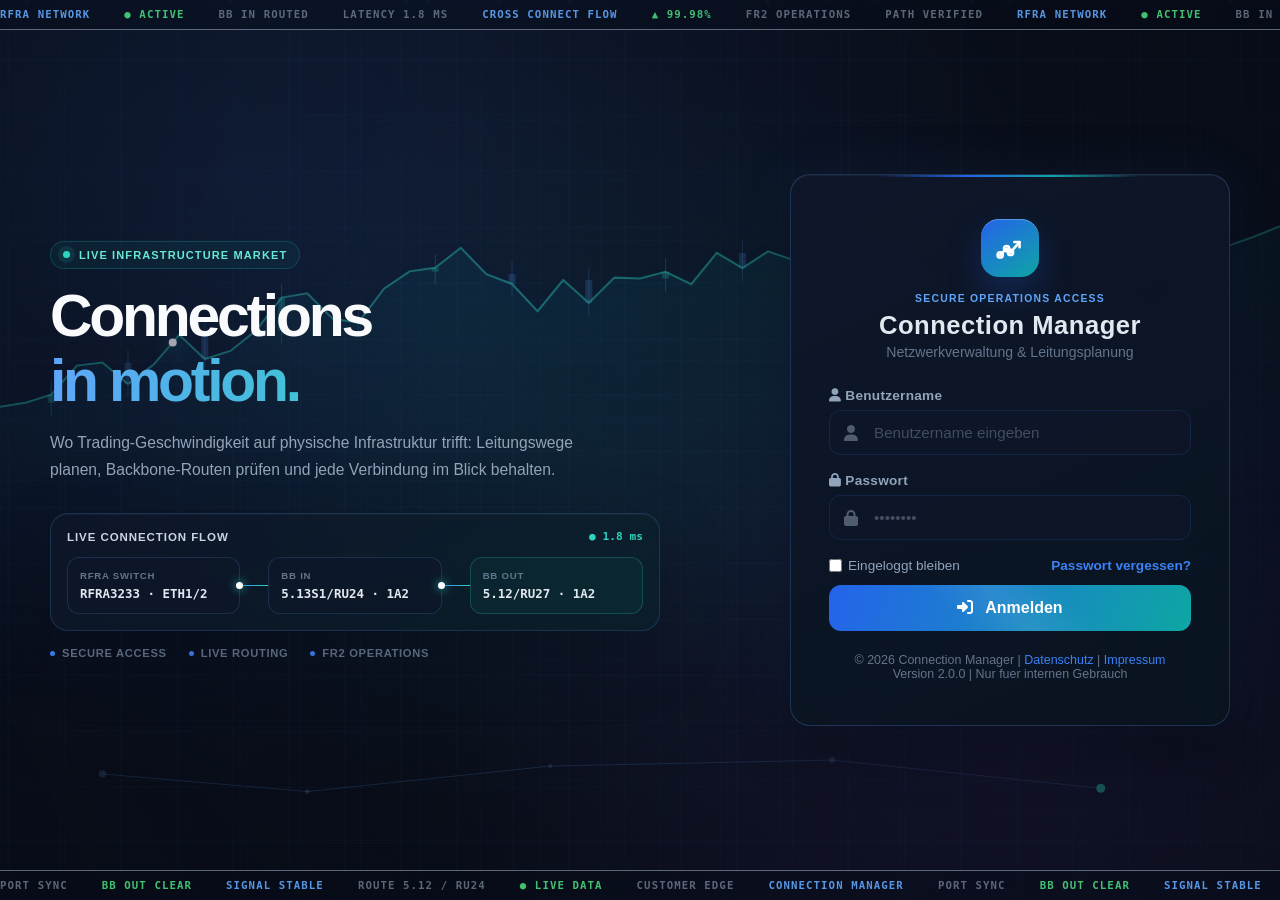
<file: frontend/kw-planning.html>
<!doctype html>
<html lang="de" class="kw-planning-page">
<head>
  <meta charset="utf-8" />
  <meta name="viewport" content="width=device-width,initial-scale=1" />
  <title>Connection Manager</title>
  <link rel="icon" type="image/png" href="logo.png">
  <link rel="stylesheet" href="https://cdnjs.cloudflare.com/ajax/libs/font-awesome/6.4.0/css/all.min.css" />
  <link rel="stylesheet" href="styles.css" />
  <style>
    /* ── KW Planning specific styles ── */
    .kw-stat-strip {
      display: flex; gap: 10px; flex-wrap: wrap; margin-top: 8px;
    }
    .kw-stat-chip {
      display: flex; align-items: center; gap: 6px;
      padding: 4px 12px; border-radius: 6px;
      font-size: .82rem; font-weight: 600;
      background: var(--surface-2, #23262b); color: var(--text, #e0e0e0);
    }
    .kw-stat-chip .chip-count {
      min-width: 20px; text-align: center; padding: 1px 6px;
      border-radius: 4px; background: var(--surface-3, #31343a);
    }
    .kw-stat-chip.install  { border-left: 3px solid #4fc3f7; }
    .kw-stat-chip.deinstall { border-left: 3px solid #ef5350; }
    .kw-stat-chip.linemove { border-left: 3px solid #ffb74d; }
    .kw-stat-chip.pathmove { border-left: 3px solid #ab47bc; }
    .kw-stat-chip.done     { border-left: 3px solid #66bb6a; }
    .kw-stat-chip.open     { border-left: 3px solid #fdd835; }

    .type-pill {
      display: inline-block; padding: 2px 10px; border-radius: 4px;
      font-size: .78rem; font-weight: 700; letter-spacing: .03em;
      text-transform: uppercase;
    }
    .type-pill.install  { background: #0d3e5c; color: #4fc3f7; }
    .type-pill.deinstall { background: #5c1a1a; color: #ef5350; }
    .type-pill.linemove { background: #5c3a0d; color: #ffb74d; }
    .type-pill.pathmove { background: #3a1a5c; color: #ce93d8; }

    .kw-tabs {
      display: flex; gap: 6px; flex-wrap: wrap; margin-bottom: 8px;
    }
    .kw-tab {
      padding: 5px 14px; border-radius: 5px; border: 1px solid var(--border, #333);
      background: transparent; color: var(--text-muted, #999); cursor: pointer;
      font-size: .82rem; font-weight: 600; transition: .15s;
    }
    .kw-tab:hover { background: var(--surface-2, #23262b); color: var(--text, #e0e0e0); }
    .kw-tab.active {
      background: var(--primary, #3b82f6); color: #fff; border-color: transparent;
    }
    .kw-tab .tab-count {
      margin-left: 4px; font-size: .75rem; opacity: .8;
    }

    .detail-grid {
      display: grid; grid-template-columns: repeat(auto-fill, minmax(220px, 1fr));
      gap: 10px 24px; margin-top: 8px;
    }
    .detail-item { display:flex; flex-direction:column; gap:2px; }
    .detail-label { font-size:.75rem; color:var(--muted,#999); text-transform:uppercase; letter-spacing:.04em; }
    .detail-value { font-size:.9rem; font-weight:500; }

    .expand-row { display: none; }
    .expand-row.show { display: table-row; }
    .table-list-table tbody td.expand-cell { padding: 10px 16px; background: var(--surface-2, #1a1d22); border-bottom: 2px solid var(--border, #333); }

    .kw-progress {
      height: 6px; border-radius: 3px; background: var(--surface-3, #31343a);
      overflow: hidden; margin-top: 6px;
    }
    .kw-progress-bar {
      height: 100%; border-radius: 3px; background: #66bb6a; transition: width .3s;
    }

    /* ── KW Finish / Report Buttons ── */
    .btn-finish {
      background: #e65100; color: #fff; border-color: #e65100; font-weight: 700;
    }
    .btn-finish:hover { background: #bf360c; border-color: #bf360c; }
    .btn-report {
      background: #1b5e20; color: #fff; border-color: #1b5e20; font-weight: 700;
    }
    .btn-report:hover { background: #2e7d32; border-color: #2e7d32; }
    .kw-completed-banner {
      background: #1b5e20; color: #fff; padding: 10px 16px; border-radius: 8px;
      font-weight: 700; font-size: .9rem; margin-top: 8px;
      display: flex; align-items: center; gap: 8px;
    }

    /* ── New Action Buttons ── */
    .action-bar {
      display: flex; gap: 10px; flex-wrap: wrap;
    }
    .action-btn {
      display: flex; align-items: center; gap: 8px;
      padding: 10px 20px; border-radius: 8px; border: 1px solid var(--border, #333);
      background: var(--surface-2, #23262b); color: var(--text, #e0e0e0);
      cursor: pointer; font-size: .88rem; font-weight: 600; transition: .15s;
    }
    .action-btn:hover {
      background: var(--surface-3, #31343a); border-color: var(--primary, #3b82f6);
    }
    .action-btn .action-icon {
      font-size: 1.2rem; width: 28px; height: 28px; display: flex;
      align-items: center; justify-content: center; border-radius: 6px;
    }
    .action-btn.install  .action-icon { background: #0d3e5c; color: #4fc3f7; }
    .action-btn.deinstall .action-icon { background: #5c1a1a; color: #ef5350; }
    .action-btn.linemove .action-icon { background: #5c3a0d; color: #ffb74d; }
    .action-btn.pathmove .action-icon { background: #3a1a5c; color: #ce93d8; }

    /* ── Create Modal ── */
    .modal-bg {
      display: none; position: fixed; inset: 0;
      background: rgba(0,0,0,0.62); z-index: 1000;
      overflow-y: auto;
    }
    .modal-bg.show { display: block; }
    .modal-panel {
      max-width: 1060px; margin: 24px auto;
      border-radius: 14px;
      background: var(--card-bg, #181a1e); padding: 20px 24px 24px;
      border: 1px solid var(--border, #333);
      margin-bottom: 40px;
    }
    .modal-header {
      display: flex; align-items: center; justify-content: space-between;
      gap: 10px; margin-bottom: 16px;
    }
    .modal-header h3 { margin: 0; font-size: 1.1rem; }

    /* ── Form Section ── */
    .form-section {
      margin-bottom: 16px; padding: 14px 16px; border-radius: 10px;
      background: var(--surface-2, #23262b); border: 1px solid var(--border, #333);
    }
    .form-section-title {
      font-size: .85rem; font-weight: 700; margin-bottom: 10px;
      color: var(--text-muted, #999); text-transform: uppercase; letter-spacing: .04em;
    }
    .form-row {
      display: grid; grid-template-columns: repeat(auto-fill, minmax(200px, 1fr));
      gap: 10px; margin-bottom: 8px;
    }
    .form-row label {
      display: block; font-size: .78rem; font-weight: 600;
      color: var(--text-muted, #999); margin-bottom: 3px;
    }
    .form-row .span-2 { grid-column: span 2; }

    /* ── CC Preview Card ── */
    .cc-preview {
      padding: 12px 16px; border-radius: 10px;
      background: var(--surface-3, #31343a); border: 1px solid var(--border, #333);
      margin-top: 8px;
    }
    .cc-preview .cc-label {
      font-size: .75rem; color: var(--text-muted, #999); margin-bottom: 2px;
    }
    .cc-preview .cc-val {
      font-weight: 700; font-size: .9rem;
    }
    .cc-grid {
      display: grid; grid-template-columns: repeat(auto-fill, minmax(160px, 1fr));
      gap: 6px;
    }

    /* ── Port Grid (cassette style) ── */
    .cassette-row {
      display: grid; grid-template-columns: repeat(auto-fill, minmax(200px, 1fr));
      gap: 10px; align-items: start;
    }
    .cassette {
      border: 1px solid var(--border, #333); border-radius: 10px;
      padding: 10px; background: var(--surface-3, #31343a);
    }
    .cassette h4 {
      font-size: .78rem; font-weight: 700; margin: 0 0 6px;
      color: var(--text-muted, #999);
    }
    .ports-grid {
      display: grid; grid-template-columns: repeat(6, 1fr); gap: 5px;
    }
    .pbtn {
      border: 1px solid rgba(148,163,184,.3); border-radius: 8px;
      padding: 6px 0; font-weight: 700; cursor: pointer;
      font-size: 11px; color: #e2e8f0; text-align: center;
      background: transparent; transition: .12s;
    }
    .pbtn.free {
      background: rgba(16,185,129,.18); border-color: rgba(16,185,129,.45);
    }
    .pbtn.free:hover {
      background: rgba(16,185,129,.35); transform: translateY(-1px);
    }
    .pbtn.occ {
      background: rgba(239,68,68,.15); border-color: rgba(239,68,68,.4);
      cursor: not-allowed; opacity: .85;
    }
    .pbtn.na {
      background: rgba(148,163,184,.08); border-color: rgba(148,163,184,.2);
      cursor: not-allowed; opacity: .7;
    }
    .pbtn.reserved {
      background: rgba(234,179,8,.2); border-color: rgba(234,179,8,.55);
      cursor: not-allowed; opacity: .9;
    }
    .pbtn.sel {
      outline: 3px solid rgba(59,130,246,.45);
      box-shadow: 0 0 0 1px rgba(59,130,246,.25);
    }
    .port-grid-wrap {
      margin-top: 8px; max-height: 340px; overflow-y: auto;
      padding-right: 4px;
    }
    .port-grid-wrap::-webkit-scrollbar { width: 5px; }
    .port-grid-wrap::-webkit-scrollbar-thumb { background: var(--border, #444); border-radius: 4px; }

    /* ── Serial Lookup ── */
    .serial-lookup {
      display: flex; gap: 10px; align-items: end; flex-wrap: wrap;
    }
    .serial-lookup .input { flex: 1; min-width: 180px; }

    /* ── Info Note ── */
    .info-note {
      padding: 8px 14px; border-radius: 8px; font-size: .82rem;
      background: rgba(59,130,246,.1); border: 1px solid rgba(59,130,246,.25);
      color: #93c5fd; margin-bottom: 12px;
    }

    /* PP Selector Row */
    .pp-select-row {
      display: flex; gap: 10px; align-items: end; flex-wrap: wrap; margin-bottom: 8px;
    }
    .pp-select-row > div { flex: 1; min-width: 160px; }
    .pp-selected-label {
      font-size: .82rem; font-weight: 700; margin-top: 4px; color: #66bb6a;
    }

    /* ── Autocomplete dropdown ── */
    .autocomplete-list {
      display: none; position: absolute; left: 0; right: 0; top: 100%;
      z-index: 300; max-height: 200px; overflow-y: auto;
      background: var(--surface-3, #31343a); border: 1px solid var(--border, #444);
      border-radius: 0 0 8px 8px; box-shadow: 0 6px 18px rgba(0,0,0,.4);
    }
    .autocomplete-list.show { display: block; }
    .autocomplete-item {
      padding: 7px 12px; cursor: pointer; font-size: .84rem;
      color: var(--text, #e0e0e0); transition: background .1s;
    }
    .autocomplete-item:hover, .autocomplete-item.active {
      background: var(--primary, #3b82f6); color: #fff;
    }
    .autocomplete-item .ac-sub {
      font-size: .72rem; color: var(--text-muted, #999); margin-left: 6px;
    }
    .autocomplete-item:hover .ac-sub { color: rgba(255,255,255,.7); }

    /* ── Auto-fill result box ── */
    .auto-fill-result {
      padding: 10px 14px; border-radius: 8px; margin-top: 8px;
      background: rgba(16,185,129,.08); border: 1px solid rgba(16,185,129,.25);
      font-size: .84rem;
    }
    .auto-fill-result .af-grid {
      display: grid; grid-template-columns: repeat(auto-fill, minmax(180px, 1fr)); gap: 6px;
    }
    .auto-fill-result .af-label { font-size: .72rem; color: var(--text-muted, #999); }
    .auto-fill-result .af-val   { font-weight: 700; }

    /* ── BB Card Row ── */
    .bb-card-row {
      display: flex; gap: 8px; flex-wrap: wrap; margin-top: 8px;
    }
    .bb-card {
      padding: 8px 16px; border-radius: 8px; border: 1px solid var(--border, #333);
      background: var(--surface-3, #31343a); cursor: pointer;
      font-size: .84rem; font-weight: 600; transition: .12s;
    }
    .bb-card:hover {
      border-color: var(--primary, #3b82f6); background: rgba(59,130,246,.1);
    }
    .bb-card.selected {
      border-color: #10b981; background: rgba(16,185,129,.12);
      box-shadow: 0 0 0 2px rgba(16,185,129,.3);
    }
    .bb-card .bb-label { font-size: .72rem; color: var(--text-muted, #999); }

    /* ── KW Navigator ── */
    .kw-nav-card { overflow: visible; }
    .kw-nav-header {
      display: flex; align-items: flex-start; gap: 24px; flex-wrap: wrap;
    }
    .kw-nav-left { flex: 0 0 auto; min-width: 180px; }
    .kw-nav-center { flex: 1 1 auto; min-width: 280px; }
    .kw-nav-right {
      flex: 0 0 auto; display: flex; gap: 8px; align-items: center; flex-wrap: wrap;
      padding-top: 4px;
    }
    .kw-nav-selectors {
      display: flex; gap: 8px; margin-bottom: 10px; align-items: center;
    }
    .kw-nav-selectors .select { width: auto; min-width: 100px; }
    .kw-chips-bar {
      display: flex; gap: 6px; flex-wrap: wrap; align-items: center;
    }
    .kw-chip {
      position: relative;
      display: inline-flex; align-items: center; justify-content: center;
      min-width: 56px; padding: 6px 12px; border-radius: 8px;
      font-size: .82rem; font-weight: 700; cursor: pointer;
      border: 2px solid transparent; transition: all .15s ease;
      user-select: none;
    }
    .kw-chip.gray {
      background: var(--surface-3, #31343a); color: var(--text-muted, #888);
      border-color: var(--border, #3a3d44);
    }
    .kw-chip.gray:hover { background: var(--surface-2, #3a3d46); color: var(--text, #ccc); border-color: #555; }
    .kw-chip.blue {
      background: rgba(59,130,246,.15); color: #60a5fa;
      border-color: rgba(59,130,246,.4);
    }
    .kw-chip.blue:hover { background: rgba(59,130,246,.25); border-color: rgba(59,130,246,.6); }
    .kw-chip.green {
      background: rgba(34,197,94,.12); color: #4ade80;
      border-color: rgba(34,197,94,.35);
    }
    .kw-chip.green:hover { background: rgba(34,197,94,.22); border-color: rgba(34,197,94,.5); }
    .kw-chip.red {
      background: rgba(239,68,68,.12); color: #f87171;
      border-color: rgba(239,68,68,.35);
    }
    .kw-chip.red:hover { background: rgba(239,68,68,.22); border-color: rgba(239,68,68,.5); }
    .kw-chip.active {
      outline: 3px solid rgba(59,130,246,.5);
      box-shadow: 0 0 0 1px rgba(59,130,246,.3);
      transform: translateY(-1px);
    }
    .kw-chip.current-week::after {
      content: '';
      position: absolute; bottom: -4px; left: 50%; transform: translateX(-50%);
      width: 6px; height: 6px; border-radius: 50%;
      background: #f59e0b;
    }
    .kw-info-bar {
      margin-top: 14px; padding: 12px 16px; border-radius: 10px;
      background: var(--surface-2, #1e2028); border: 1px solid var(--border, #333);
    }
    .kw-info-main {
      font-size: .88rem; margin-bottom: 6px;
    }
    .kw-tooltip-wrap {
      position: fixed; z-index: 9999; pointer-events: none;
      padding: 10px 14px; border-radius: 10px;
      background: var(--card-bg, #1a1d22); border: 1px solid var(--border, #444);
      box-shadow: 0 8px 28px rgba(0,0,0,.55);
      font-size: .82rem; color: var(--text, #e0e0e0);
      max-width: 240px; opacity: 0; transition: opacity .12s;
    }
    .kw-tooltip-wrap.visible { opacity: 1; }
    .kw-tooltip-wrap .tt-label { font-weight: 700; margin-bottom: 4px; font-size: .9rem; }
    .kw-tooltip-wrap .tt-row { display: flex; justify-content: space-between; gap: 12px; padding: 1px 0; }
    .kw-tooltip-wrap .tt-muted { color: var(--text-muted, #999); }

    /* ═══════════════════════════════════════════
       LIGHT MODE OVERRIDES
       ═══════════════════════════════════════════ */
    body.light-mode .kw-stat-chip {
      background: #f1f5f9; color: #334155;
    }
    body.light-mode .kw-stat-chip .chip-count { background: #e2e8f0; }
    body.light-mode .type-pill.install  { background: #dbeafe; color: #1d4ed8; }
    body.light-mode .type-pill.deinstall { background: #fee2e2; color: #b91c1c; }
    body.light-mode .type-pill.linemove { background: #fef3c7; color: #92400e; }
    body.light-mode .type-pill.pathmove { background: #f3e8ff; color: #7c3aed; }
    body.light-mode .kw-tab { background: #ffffff; color: #64748b; border-color: rgba(148,163,184,.25); }
    body.light-mode .kw-tab:hover { background: #f1f5f9; color: #334155; }
    body.light-mode .kw-tab.active { background: #3b82f6; color: #fff; border-color: transparent; }
    body.light-mode .table-list-table tbody td.expand-cell { background: #f1f5f9; border-bottom-color: rgba(148,163,184,.2); }
    body.light-mode .kw-progress { background: #e2e8f0; }
    body.light-mode .action-btn { background: #ffffff; color: #334155; border-color: rgba(148,163,184,.25); }
    body.light-mode .action-btn:hover { background: #f1f5f9; border-color: rgba(59,130,246,.3); }
    body.light-mode .action-btn.install  .action-icon { background: #dbeafe; color: #1d4ed8; }
    body.light-mode .action-btn.deinstall .action-icon { background: #fee2e2; color: #b91c1c; }
    body.light-mode .action-btn.linemove .action-icon { background: #fef3c7; color: #92400e; }
    body.light-mode .action-btn.pathmove .action-icon { background: #f3e8ff; color: #7c3aed; }
    body.light-mode .modal-panel { background: #ffffff; border-color: rgba(148,163,184,.22); }
    body.light-mode .form-section { background: #f8fafc; border-color: rgba(148,163,184,.2); }
    body.light-mode .cc-preview { background: #f1f5f9; border-color: rgba(148,163,184,.2); }
    body.light-mode .cassette { background: #f8fafc; border-color: rgba(148,163,184,.2); }
    body.light-mode .pbtn { color: #334155; border-color: rgba(148,163,184,.3); }
    body.light-mode .info-note { background: rgba(59,130,246,.06); border-color: rgba(59,130,246,.18); color: #1e40af; }
    body.light-mode .autocomplete-list { background: #ffffff; border-color: rgba(148,163,184,.25); box-shadow: 0 6px 18px rgba(0,0,0,.08); }
    body.light-mode .autocomplete-item { color: #334155; }
    body.light-mode .autocomplete-item .ac-sub { color: #64748b; }
    body.light-mode .auto-fill-result { background: rgba(16,185,129,.05); border-color: rgba(16,185,129,.18); }
    body.light-mode .bb-card { background: #f8fafc; border-color: rgba(148,163,184,.2); }
    body.light-mode .bb-card:hover { background: rgba(59,130,246,.06); border-color: rgba(59,130,246,.3); }
    body.light-mode .kw-chip.gray { background: #f1f5f9; color: #475569; border-color: rgba(148,163,184,.25); }
    body.light-mode .kw-chip.gray:hover { background: #e2e8f0; color: #1e293b; border-color: rgba(148,163,184,.4); }
    body.light-mode .kw-info-bar { background: #f8fafc; border-color: rgba(148,163,184,.2); }
    body.light-mode .kw-tooltip-wrap { background: #ffffff; border-color: rgba(148,163,184,.22); box-shadow: 0 8px 28px rgba(0,0,0,.08); color: #334155; }
    body.light-mode .kw-tooltip-wrap .tt-muted { color: #64748b; }

    /* ── Access Restrictions Panel ── */
    .access-row { display:flex; align-items:center; justify-content:space-between; padding:10px 14px; border-radius:8px; margin-bottom:6px; background:rgba(245,158,11,.06); border:1px solid rgba(245,158,11,.15); }
    .access-row.done { background:rgba(22,163,74,.06); border-color:rgba(22,163,74,.2); }
    .access-customer { font-weight:600; font-size:.9rem; }
    .access-badge { font-size:.75rem; padding:3px 10px; border-radius:6px; font-weight:600; }
    .access-badge.pending { background:rgba(245,158,11,.15); color:#f59e0b; }
    .access-badge.sent { background:rgba(22,163,74,.15); color:#4ade80; }
    .access-actions { display:flex; gap:8px; align-items:center; justify-content:flex-end; flex-wrap:wrap; }
    .access-kind { display:inline-flex; margin-left:8px; padding:2px 7px; border-radius:999px; font-size:.7rem; font-weight:700; background:rgba(245,158,11,.12); color:#fbbf24; }
    .type-access-wrap { display:inline-flex; align-items:center; gap:6px; white-space:nowrap; }
    .restricted-badge { display:inline-flex; align-items:center; justify-content:center; width:24px; height:24px; padding:0; border-radius:50%; cursor:pointer; transition:transform .12s ease, box-shadow .12s ease; }
    .restricted-badge:hover { transform:translateY(-1px); box-shadow:0 3px 9px rgba(0,0,0,.25); }
    .restricted-badge.pending { color:#fff; background:#dc2626; border:1px solid #f87171; }
    .restricted-badge.approved { color:#fff; background:#16a34a; border:1px solid #4ade80; }
    .access-load-error { display:flex; align-items:flex-start; gap:10px; padding:10px 12px; border-radius:8px; color:#fecaca; background:rgba(220,38,38,.1); border:1px solid rgba(248,113,113,.35); }
    .access-load-error > i { color:#ef4444; margin-top:2px; }
    body.light-mode .access-row { background:rgba(245,158,11,.04); border-color:rgba(245,158,11,.2); }
    body.light-mode .access-row.done { background:rgba(22,163,74,.04); border-color:rgba(22,163,74,.2); }
    body.light-mode .access-badge.pending { background:rgba(245,158,11,.1); color:#d97706; }
    body.light-mode .access-badge.sent { background:rgba(22,163,74,.1); color:#16a34a; }
    body.light-mode .access-kind { background:#fef3c7; color:#92400e; }
    body.light-mode .access-load-error { color:#991b1b; background:#fef2f2; border-color:#fecaca; }
  </style>
</head>
<body class="kw-planning-page">
  <header class="topbar">
    <div class="topbar-inner">
      <div class="topbar-title">KW Planung</div>
    </div>
  </header>

  <main class="page-wrap">
    <div class="app-shell">
      <section class="main-content">

        <!-- ── Header Card: KW Navigator ── -->
        <div class="card kw-nav-card">
          <div class="kw-nav-header">
            <div class="kw-nav-left">
              <h1 class="card-title" style="margin-bottom:4px;">Wochenplanung</h1>
              <div class="card-subtitle">Kalenderwoche ausw&auml;hlen, automatisch anlegen und Ma&szlig;nahmen verwalten.</div>
            </div>
            <div class="kw-nav-center">
              <div class="kw-nav-selectors">
                <select id="kwYear" class="select"></select>
                <select id="kwMonth" class="select"></select>
              </div>
              <div class="kw-chips-bar" id="kwChipsBar"></div>
            </div>
            <div class="kw-nav-right">
              <button id="btnFinishKw" class="btn btn-finish" data-write>&#10004; KW abschliessen</button>
              <button id="btnDownloadReport" class="btn btn-report">&#128196; Report herunterladen</button>
            </div>
          </div>

          <div id="kwInfoBar" class="kw-info-bar" style="display:none;">
            <div class="kw-info-main" id="kwInfoMain">Bitte Kalenderwoche w&auml;hlen.</div>
            <div class="kw-progress" id="planProgress" style="display:none;">
              <div class="kw-progress-bar" id="planProgressBar" style="width:0%"></div>
            </div>
            <div class="kw-stat-strip" id="kwStats"></div>
          </div>
        </div>
        <div class="kw-tooltip-wrap" id="kwTooltip"></div>

        <!-- ── New Action Card (replaces Excel Import) ── -->
        <div class="card" id="actionCard">
          <div style="margin-bottom:10px;">
            <div class="card-title" style="font-size:.95rem; margin:0 0 2px;">Neue Massnahme erfassen</div>
            <div class="small muted">Waehlen Sie den Massnahmentyp, um eine neue Aenderung fuer diese KW zu planen.</div>
          </div>
          <div class="action-bar">
            <button class="action-btn install" data-write id="btnNewInstall">
              <span class="action-icon">+</span> Neue Installation
            </button>
            <button class="action-btn deinstall" data-write id="btnNewDeinstall">
              <span class="action-icon">&minus;</span> Deinstallation
            </button>
            <button class="action-btn linemove" data-write id="btnNewLineMove">
              <span class="action-icon">&harr;</span> Line Move
            </button>
            <button class="action-btn pathmove" data-write id="btnNewPathMove">
              <span class="action-icon">&#8644;</span> Path Move
            </button>
          </div>
        </div>

        <!-- ── Access Restrictions Panel ── -->
        <div class="card" id="accessPanel" style="display:none;">
          <div style="margin-bottom:10px;">
            <div class="card-title" style="font-size:.95rem; margin:0 0 2px;"><i class="fas fa-lock" style="color:#f59e0b;margin-right:6px;"></i>Zugangsbeschränkungen für diese KW</div>
            <div class="small muted">Mit „Details öffnen“ das Kunden-Template aufrufen, in Outlook bearbeiten und versenden. Danach separat als gesendet markieren.</div>
          </div>
          <div id="accessListKw"></div>
        </div>

        <!-- ── Filter Tabs + Table ── -->
        <div class="card">
          <div class="kw-tabs" id="typeTabs">
            <button class="kw-tab active" data-filter="NEW_INSTALL">Install <span class="tab-count" id="countInstall">0</span></button>
            <button class="kw-tab" data-filter="DEINSTALL">Deinstall <span class="tab-count" id="countDeinstall">0</span></button>
            <button class="kw-tab" data-filter="LINE_MOVE">Line Move <span class="tab-count" id="countLineMove">0</span></button>
            <button class="kw-tab" data-filter="PATH_MOVE">Path Move <span class="tab-count" id="countPathMove">0</span></button>
            <span style="flex:1;"></span>
            <div class="kw-tabs" style="margin-bottom:0;">
              <button class="kw-tab active" data-sfilter="open">Offen <span class="tab-count" id="countOpen">0</span></button>
              <button class="kw-tab" data-sfilter="done">Erledigt <span class="tab-count" id="countDone">0</span></button>
              <button class="kw-tab" data-sfilter="all">Alle <span class="tab-count" id="countAllStatus">0</span></button>
            </div>
          </div>

          <div class="table-scroll">
            <table class="table-list-table table-list" style="table-layout:auto; width:100%;">
              <thead>
                <tr>
                  <th style="width:36px;"></th>
                  <th style="width:80px;">Typ</th>
                  <th>Serial / Product ID</th>
                  <th>Kunde</th>
                  <th>Logical Name</th>
                  <th style="width:100px;">Status</th>
                  <th style="width:105px;">Erstellt</th>
                  <th style="min-width:180px; white-space:nowrap; text-align:right; padding-right:18px;">Aktionen</th>
                </tr>
              </thead>
              <tbody id="changesBody"></tbody>
            </table>
          </div>
          <div class="empty-state" id="changesEmpty">Keine Massnahmen fuer diese KW vorhanden.</div>
        </div>

      </section>
    </div>
  </main>

  <div class="dock-zone" aria-hidden="true"></div>

  <nav class="bottom-dock" aria-label="Hauptnavigation">
    <div class="dock-meta">
      <div class="dock-brand">Connection Manager</div>
      <div class="userbox dock-userbox" id="userBox"></div>
    </div>
    <a class="dock-item" href="dashboard.html" data-nav>Dashboard</a>
    <a class="dock-item" href="kw-planning.html" data-nav>KW Planung</a>
    <a class="dock-item" href="cross-connects.html" data-nav>Cross Connects</a>
    <a class="dock-item" href="troubleshooting.html" data-nav>Troubleshooting</a>
    <a class="dock-item" href="patchpanels.html" data-nav>Patchpanels</a>
    <a class="dock-item" href="historical-archive.html" data-nav>Leitungsarchiv</a>
    <a class="dock-item" href="migration-audit.html" data-nav>Migration Audit</a>
    <a class="dock-item" href="admin.html" data-nav data-admin-nav style="display:none;">Admin</a>
  </nav>

  <div class="toast-wrap" id="toastWrap"></div>

  <!-- ════════════════════════════════════════════════════════
       MODAL: Edit existing change (kept from before)
       ════════════════════════════════════════════════════════ -->
  <div id="editBackdrop" class="modal-bg">
    <div class="modal-panel" style="max-width:960px;">
      <div class="modal-header">
        <h3>Massnahme bearbeiten</h3>
        <div style="display:flex; gap:8px;">
          <button id="btnEditCancel" class="btn">Schliessen</button>
          <button id="btnEditSave" class="btn btn-primary" data-write>Speichern</button>
        </div>
      </div>
      <div class="form-grid" style="margin-bottom:12px;">
        <div>
          <label class="small muted">Typ</label>
          <input id="editType" class="input" readonly />
        </div>
        <div>
          <label class="small muted">Ziel</label>
          <input id="editTarget" class="input" readonly />
        </div>
        <div>
          <label class="small muted">Status</label>
          <select id="editStatus" class="select">
            <option value="planned">Geplant</option>
            <option value="in_progress">In Bearbeitung</option>
          </select>
        </div>
      </div>
      <div id="editDynamic" class="form-grid"></div>
      <div style="margin-top:16px; text-align:right;">
        <button class="btn btn-danger" id="btnDeleteGeneric" data-write>Massnahme l&ouml;schen</button>
      </div>
    </div>
  </div>

  <!-- ════════════════════════════════════════════════════════
       MODAL: NEW INSTALL  (text-input + auto-fill workflow)
       ════════════════════════════════════════════════════════ -->
  <div id="modalInstall" class="modal-bg">
    <div class="modal-panel">
      <div class="modal-header">
        <h3 id="niModalTitle"><span class="type-pill install">+ Install</span> Neue Installation</h3>
        <div style="display:flex; gap:8px;">
          <button class="btn modal-close">Abbrechen</button>
          <button class="btn btn-danger" id="btnDeleteInstall" style="display:none;" data-write>L&ouml;schen</button>
          <button class="btn btn-primary" id="btnSaveInstall" data-write>Massnahme anlegen</button>
        </div>
      </div>

      <div class="info-note">
        RFRA Switch + Port eingeben &rarr; A-Seite wird automatisch aufgeloest.
        Kunden-PP eingeben &rarr; Kunde + Raum werden automatisch erkannt.
        BB IN wird kontextbezogen nach Kundenraum geladen &mdash; BB OUT folgt automatisch via Peer.
      </div>

      <!-- ── 1. Grunddaten ── -->
      <div class="form-section">
        <div class="form-section-title">Grunddaten</div>
        <div class="form-row">
          <div><label>Serial</label><input id="niSerial" class="input" placeholder="z.B. SN-12345 (optional)" /></div>
          <div><label>Sales Order</label><input id="niSalesOrder" class="input" placeholder="Sales Order" /></div>
          <div><label>Product ID</label><input id="niProductId" class="input" placeholder="Product ID" /></div>
          <div><label>Logical Name</label><input id="niLogicalName" class="input" placeholder="Logical Name" /></div>
        </div>
      </div>

      <!-- ── 2. A-Seite (RFRA Switch → auto-fill) ── -->
      <div class="form-section">
        <div class="form-section-title">A-Seite (RFRA Switch)</div>
        <div class="form-row">
          <div style="position:relative;">
            <label>Switch Name *</label>
            <input id="niSwitchName" class="input" placeholder="z.B. RFRA3211" autocomplete="off" />
            <div id="niSwitchNameList" class="autocomplete-list"></div>
          </div>
          <div style="position:relative;">
            <label>Switch Port *</label>
            <input id="niSwitchPort" class="input" placeholder="z.B. ETH1/11" autocomplete="off" />
            <div id="niSwitchPortList" class="autocomplete-list"></div>
          </div>
          <div><label>Raum (auto)</label><input id="niARoom" class="input" readonly tabindex="-1" /></div>
        </div>
        <div id="niASideResult" class="auto-fill-result" style="display:none;"></div>
      </div>

      <!-- ── 3. Z-Seite (Kunden-PP → auto-fill) ── -->
      <div class="form-section">
        <div class="form-section-title">Z-Seite (Kunde)</div>
        <div class="form-row">
          <div style="position:relative;">
            <label>Kunden Patchpanel *</label>
            <input id="niZPP" class="input" placeholder="z.B. PP:0607:1370187" autocomplete="off" />
            <div id="niZPPList" class="autocomplete-list"></div>
          </div>
          <div><label>Kunde (auto)</label><input id="niZCustomer" class="input" readonly tabindex="-1" /></div>
          <div><label>Raum (auto)</label><input id="niZRoom" class="input" readonly tabindex="-1" /></div>
        </div>
        <div id="niZPortLabel" class="pp-selected-label" style="display:none;"></div>
        <div class="port-grid-wrap" id="niZPortGrid"></div>
      </div>

      <!-- ── 4. BB IN ── -->
      <div class="form-section">
        <div class="form-section-title">Backbone IN</div>
        <div class="small muted" id="niBbInHint">Z-Seite eingeben, um passende BB IN PPs zu sehen.</div>
        <div id="niBbInCards" class="bb-card-row"></div>
        <div id="niBbInPortLabel" class="pp-selected-label" style="display:none;"></div>
        <div class="port-grid-wrap" id="niBbInPortGrid"></div>
      </div>

      <!-- ── 5. BB OUT (auto-filled via peer) ── -->
      <div class="form-section">
        <div class="form-section-title">Backbone OUT <span class="small muted">(automatisch via Peer)</span></div>
        <div id="niBbOutResult" class="auto-fill-result" style="display:none;"></div>
      </div>
    </div>
  </div>

  <!-- ════════════════════════════════════════════════════════
       MODAL: DEINSTALL
       ════════════════════════════════════════════════════════ -->
  <div id="modalDeinstall" class="modal-bg">
    <div class="modal-panel" style="max-width:820px;">
      <div class="modal-header">
        <h3><span class="type-pill deinstall">&minus; Deinstall</span> Deinstallation</h3>
        <div style="display:flex; gap:8px;">
          <button class="btn modal-close">Abbrechen</button>
          <button class="btn btn-primary" id="btnSaveDeinstall" data-write disabled>Massnahme anlegen</button>
        </div>
      </div>

      <div class="info-note">Serial-Nummer eingeben, um die bestehende Leitung zu laden. Dann bestaetigen.</div>

      <div class="form-section">
        <div class="form-section-title">Leitung suchen</div>
        <div class="serial-lookup">
          <input id="diSerial" class="input" placeholder="Serial-Nummer eingeben" />
          <button class="btn" id="btnDiLookup">Suchen</button>
        </div>
        <div id="diPreview" style="margin-top:12px;"></div>
      </div>

      <div class="form-section">
        <div class="form-section-title">Optionale Angaben</div>
        <div class="form-row">
          <div class="span-2"><label>Grund der Deinstallation</label><input id="diReason" class="input" placeholder="z.B. Kundenauftrag beendet" /></div>
        </div>
      </div>
    </div>
  </div>

  <!-- ════════════════════════════════════════════════════════
       MODAL: LINE MOVE
       ════════════════════════════════════════════════════════ -->
  <div id="modalLineMove" class="modal-bg">
    <div class="modal-panel">
      <div class="modal-header">
        <h3 id="lmModalTitle"><span class="type-pill linemove">&harr; Line Move</span> Line Move</h3>
        <div style="display:flex; gap:8px;">
          <button class="btn modal-close">Abbrechen</button>
          <button class="btn btn-danger" id="btnDeleteLineMove" style="display:none;" data-write>L&ouml;schen</button>
          <button class="btn btn-primary" id="btnSaveLineMove" data-write disabled>Massnahme anlegen</button>
        </div>
      </div>

      <div class="info-note">Serial eingeben &rarr; A-Seite wird automatisch angezeigt (nicht &auml;nderbar). Neue Z-Seite, BB IN &amp; BB OUT w&auml;hlen.</div>

      <!-- ── 1. Leitung suchen ── -->
      <div class="form-section">
        <div class="form-section-title">Leitung suchen</div>
        <div class="serial-lookup">
          <input id="lmSerial" class="input" placeholder="Serial-Nummer eingeben" />
          <button class="btn" id="btnLmLookup">Suchen</button>
        </div>
        <div id="lmPreview" style="margin-top:12px;"></div>
      </div>

      <!-- ── 2. A-Seite (readonly, auto-filled) ── -->
      <div class="form-section" id="lmASideSection" style="display:none;">
        <div class="form-section-title">A-Seite (bestehend &mdash; nicht &auml;nderbar)</div>
        <div class="form-row">
          <div><label>Switch Name</label><input id="lmASwitchName" class="input" readonly tabindex="-1" /></div>
          <div><label>Switch Port</label><input id="lmASwitchPort" class="input" readonly tabindex="-1" /></div>
          <div><label>Raum</label><input id="lmARoom" class="input" readonly tabindex="-1" /></div>
        </div>
        <div class="form-row" style="margin-top:6px;">
          <div><label>A-Patchpanel</label><input id="lmAPP" class="input" readonly tabindex="-1" /></div>
          <div><label>A-Port</label><input id="lmAPort" class="input" readonly tabindex="-1" /></div>
          <div><label>Kunde</label><input id="lmACustomer" class="input" readonly tabindex="-1" /></div>
        </div>
      </div>

      <!-- ── 3. Z-Seite (editable, same as install) ── -->
      <div class="form-section" id="lmZSection" style="display:none;">
        <div class="form-section-title">Neue Z-Seite (Kunde)</div>
        <div class="form-row">
          <div style="position:relative;">
            <label>Kunden Patchpanel *</label>
            <input id="lmZPP" class="input" placeholder="z.B. PP:0607:1370187" autocomplete="off" />
            <div id="lmZPPList" class="autocomplete-list"></div>
          </div>
          <div><label>Kunde (auto)</label><input id="lmZCustomer" class="input" readonly tabindex="-1" /></div>
          <div><label>Raum (auto)</label><input id="lmZRoom" class="input" readonly tabindex="-1" /></div>
        </div>
        <div id="lmZPortLabel" class="pp-selected-label" style="display:none;"></div>
        <div class="port-grid-wrap" id="lmZPortGrid"></div>
      </div>

      <!-- ── 4. BB IN (editable, same as install) ── -->
      <div class="form-section" id="lmBbInSection" style="display:none;">
        <div class="form-section-title">Backbone IN</div>
        <div class="small muted" id="lmBbInHint">Z-Seite eingeben, um passende BB IN PPs zu sehen.</div>
        <div id="lmBbInCards" class="bb-card-row"></div>
        <div id="lmBbInPortLabel" class="pp-selected-label" style="display:none;"></div>
        <div class="port-grid-wrap" id="lmBbInPortGrid"></div>
      </div>

      <!-- ── 5. BB OUT (auto via peer) ── -->
      <div class="form-section" id="lmBbOutSection" style="display:none;">
        <div class="form-section-title">Backbone OUT <span class="small muted">(automatisch via Peer)</span></div>
        <div id="lmBbOutResult" class="auto-fill-result" style="display:none;"></div>
      </div>
    </div>
  </div>

  <!-- ════════════════════════════════════════════════════════
       MODAL: PATH MOVE
       ════════════════════════════════════════════════════════ -->
  <div id="modalPathMove" class="modal-bg">
    <div class="modal-panel" style="max-width:900px;">
      <div class="modal-header">
        <h3><span class="type-pill pathmove">&#8644; Path Move</span> Path Move</h3>
        <div style="display:flex; gap:8px;">
          <button class="btn modal-close">Abbrechen</button>
          <button class="btn btn-primary" id="btnSavePathMove" data-write disabled>Massnahme anlegen</button>
        </div>
      </div>

      <div class="info-note">Zwei Leitungen per Serial suchen. Die BB-Pfade (IN/OUT, PP, Port) werden getauscht.</div>

      <div class="form-section">
        <div class="form-section-title">Leitung A</div>
        <div class="serial-lookup">
          <input id="pmSerialA" class="input" placeholder="Serial Leitung A" />
          <button class="btn" id="btnPmLookupA">Suchen</button>
        </div>
        <div id="pmPreviewA" style="margin-top:12px;"></div>
      </div>

      <div class="form-section">
        <div class="form-section-title">Leitung B</div>
        <div class="serial-lookup">
          <input id="pmSerialB" class="input" placeholder="Serial Leitung B" />
          <button class="btn" id="btnPmLookupB">Suchen</button>
        </div>
        <div id="pmPreviewB" style="margin-top:12px;"></div>
      </div>
    </div>
  </div>

  <script src="config.js"></script>
  <script src="nav-auth.js"></script>
  <script src="collaboration.js"></script>
  <script src="kw-planning.js"></script>
</body>
</html>
</file>
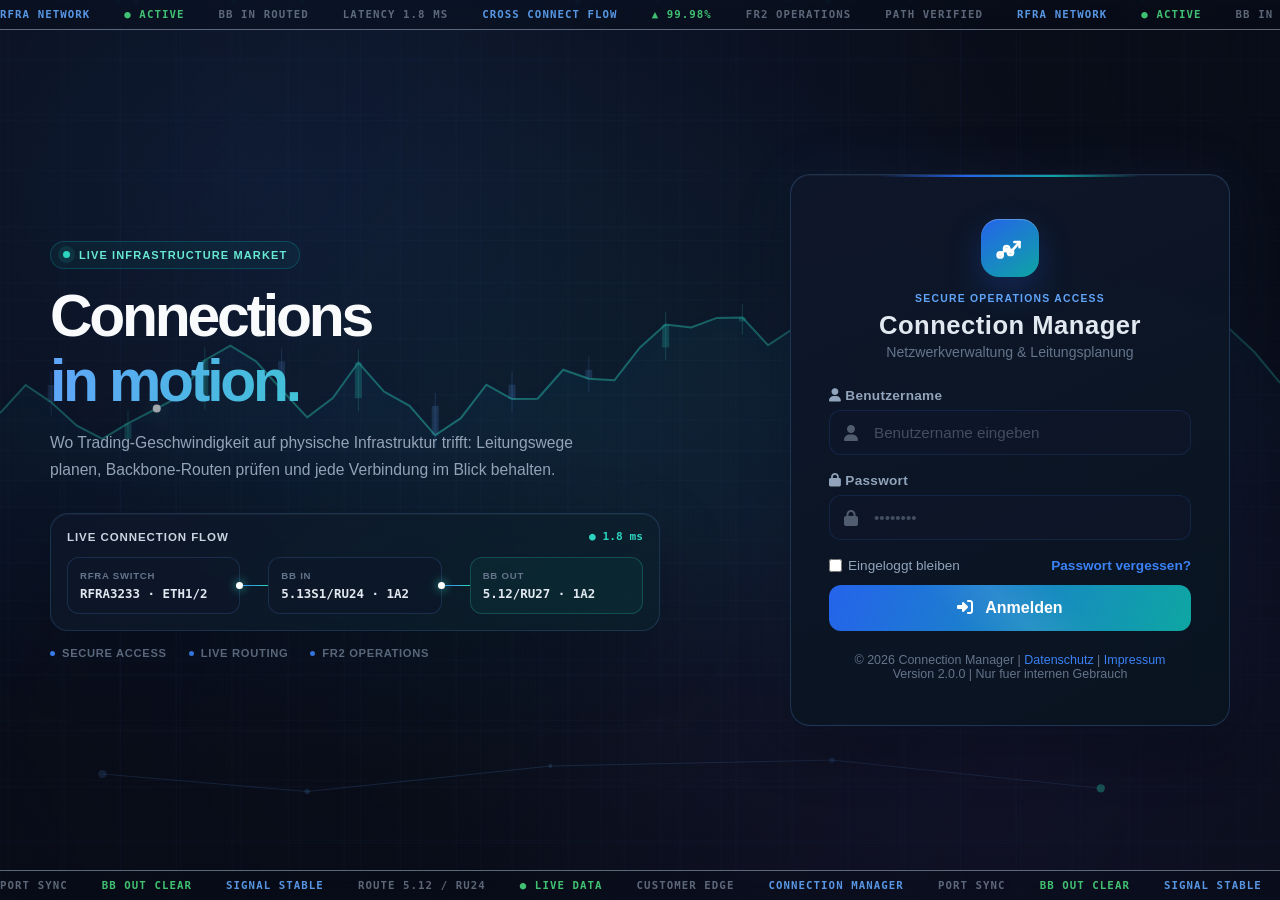
<file: frontend/login.html>
<!DOCTYPE html>
<html lang="de">
<head>
    <meta charset="UTF-8">
    <meta name="viewport" content="width=device-width, initial-scale=1.0">
    <title>Connection Manager</title>
    <link rel="icon" type="image/png" href="logo.png">
    <link rel="stylesheet" href="https://cdnjs.cloudflare.com/ajax/libs/font-awesome/6.4.0/css/all.min.css">

    <style>
        * { margin: 0; padding: 0; box-sizing: border-box; }

        :root {
            --bg-dark: #0a0e1a;
            --bg-card: rgba(15, 20, 40, 0.85);
            --border: rgba(59, 130, 246, 0.18);
            --accent: #3b82f6;
            --accent-glow: rgba(59, 130, 246, 0.3);
            --text: #e2e8f0;
            --muted: #64748b;
            --success: #4ade80;
            --danger: #f87171;
        }

        body {
            font-family: 'Segoe UI', Tahoma, Geneva, Verdana, sans-serif;
            height: 100vh;
            display: flex;
            justify-content: center;
            align-items: center;
            background: var(--bg-dark);
            position: relative;
            overflow: hidden;
            color: var(--text);
        }

        /* ── Animated mesh gradient background ── */
        .bg-gradient {
            position: fixed; inset: 0; z-index: 0;
            background:
                radial-gradient(ellipse 800px 600px at 20% 20%, rgba(59,130,246,0.15), transparent),
                radial-gradient(ellipse 600px 500px at 80% 80%, rgba(139,92,246,0.10), transparent),
                radial-gradient(ellipse 500px 400px at 50% 50%, rgba(16,185,129,0.06), transparent);
            animation: bgShift 12s ease-in-out infinite alternate;
        }
        @keyframes bgShift {
            0%   { filter: hue-rotate(0deg);   opacity: 1; }
            50%  { filter: hue-rotate(15deg);  opacity: .85; }
            100% { filter: hue-rotate(-10deg); opacity: 1; }
        }

        /* ── Floating particles ── */
        .particles {
            position: fixed; inset: 0; z-index: 0; pointer-events: none; overflow: hidden;
        }
        .particle {
            position: absolute; border-radius: 50%;
            background: rgba(59, 130, 246, 0.25);
            animation: particleFloat linear infinite;
        }
        @keyframes particleFloat {
            0%   { transform: translateY(100vh) scale(0); opacity: 0; }
            10%  { opacity: 1; }
            90%  { opacity: 1; }
            100% { transform: translateY(-10vh) scale(1); opacity: 0; }
        }

        /* ── Grid lines overlay ── */
        .grid-lines {
            position: fixed; inset: 0; z-index: 0; pointer-events: none;
            background-image:
                linear-gradient(rgba(59,130,246,0.03) 1px, transparent 1px),
                linear-gradient(90deg, rgba(59,130,246,0.03) 1px, transparent 1px);
            background-size: 60px 60px;
            animation: gridPulse 8s ease-in-out infinite;
        }
        @keyframes gridPulse {
            0%, 100% { opacity: .4; }
            50%      { opacity: .7; }
        }

        /* ── Login container ── */
        .login-container {
            width: 100%;
            max-width: 440px;
            padding: 0 20px;
            position: relative;
            z-index: 1;
            animation: slideUp .7s cubic-bezier(.16,1,.3,1) both;
        }
        @keyframes slideUp {
            from { opacity: 0; transform: translateY(40px) scale(.97); }
            to   { opacity: 1; transform: translateY(0) scale(1); }
        }

        .login-card {
            background: var(--bg-card);
            backdrop-filter: blur(20px) saturate(1.4);
            border: 1px solid var(--border);
            border-radius: 20px;
            padding: 44px 38px;
            box-shadow:
                0 0 60px rgba(59,130,246,.08),
                0 25px 50px rgba(0,0,0,0.4),
                inset 0 1px 0 rgba(255,255,255,.04);
            text-align: center;
            position: relative;
            overflow: hidden;
        }

        /* Card top glow bar */
        .login-card::before {
            content: '';
            position: absolute; top: 0; left: 20%; right: 20%; height: 2px;
            background: linear-gradient(90deg, transparent, var(--accent), rgba(139,92,246,0.8), transparent);
            border-radius: 0 0 4px 4px;
            animation: glowBar 3s ease-in-out infinite;
        }
        @keyframes glowBar {
            0%, 100% { opacity: .6; left: 20%; right: 20%; }
            50%      { opacity: 1;  left: 10%; right: 10%; }
        }

        /* ── Logo ── */
        .logo { margin-bottom: 28px; }

        .logo-img {
            width: 120px; height: auto;
            display: none;
            margin: 0 auto 14px;
            filter: drop-shadow(0 4px 20px rgba(59,130,246,.25));
            animation: logoPulse 4s ease-in-out infinite;
        }
        @keyframes logoPulse {
            0%, 100% { transform: scale(1); filter: drop-shadow(0 4px 20px rgba(59,130,246,.25)); }
            50%      { transform: scale(1.03); filter: drop-shadow(0 6px 28px rgba(59,130,246,.35)); }
        }

        .logo-fallback {
            display: none;
            font-size: 3.2rem;
            color: var(--accent);
            margin: 0 auto 14px;
            animation: logoPulse 4s ease-in-out infinite;
        }

        .logo h1 {
            color: var(--text);
            font-size: 1.6rem;
            margin-bottom: 4px;
            letter-spacing: .5px;
            font-weight: 700;
        }

        .logo p {
            color: var(--muted);
            font-size: 0.88rem;
        }

        /* ── Form ── */
        .form-group {
            margin-bottom: 18px;
            text-align: left;
            animation: fadeInField .5s ease both;
        }
        .form-group:nth-child(1) { animation-delay: .15s; }
        .form-group:nth-child(2) { animation-delay: .25s; }
        @keyframes fadeInField {
            from { opacity: 0; transform: translateX(-12px); }
            to   { opacity: 1; transform: translateX(0); }
        }

        .form-group label {
            display: block;
            margin-bottom: 7px;
            color: var(--muted);
            font-weight: 600;
            font-size: 0.85rem;
            letter-spacing: .02em;
        }

        .input-with-icon { position: relative; }

        .input-with-icon i {
            position: absolute;
            left: 15px;
            top: 50%;
            transform: translateY(-50%);
            color: rgba(148,163,184,.5);
            transition: color .2s ease;
        }

        .input-with-icon input {
            width: 100%;
            padding: 13px 15px 13px 44px;
            border: 1px solid rgba(59,130,246,.15);
            border-radius: 12px;
            font-size: 0.95rem;
            transition: all .25s ease;
            background: rgba(15,23,42,.6);
            color: var(--text);
        }

        .input-with-icon input::placeholder { color: rgba(148,163,184,.4); }

        .input-with-icon input:focus {
            outline: none;
            border-color: var(--accent);
            box-shadow: 0 0 0 3px var(--accent-glow), 0 0 20px rgba(59,130,246,.1);
            background: rgba(15,23,42,.8);
        }
        .input-with-icon input:focus + i,
        .input-with-icon:focus-within i {
            color: var(--accent);
        }

        /* ── Login button ── */
        .login-btn {
            width: 100%;
            padding: 14px;
            background: linear-gradient(135deg, #3b82f6, #2563eb, #7c3aed);
            background-size: 200% 200%;
            color: white;
            border: none;
            border-radius: 12px;
            font-size: 1rem;
            font-weight: 700;
            cursor: pointer;
            transition: all .3s ease;
            margin-top: 12px;
            position: relative;
            overflow: hidden;
            animation: btnGradient 4s ease infinite;
        }
        @keyframes btnGradient {
            0%, 100% { background-position: 0% 50%; }
            50%      { background-position: 100% 50%; }
        }

        .login-btn:hover {
            transform: translateY(-2px);
            box-shadow: 0 10px 30px rgba(59,130,246,.35), 0 0 60px rgba(124,58,237,.15);
        }

        .login-btn:active { transform: translateY(0); }

        .login-btn i { margin-right: 8px; }

        /* Shimmer effect on button */
        .login-btn::after {
            content: '';
            position: absolute;
            top: -50%; left: -50%;
            width: 200%; height: 200%;
            background: linear-gradient(transparent, rgba(255,255,255,.08), transparent);
            transform: rotate(45deg);
            animation: btnShimmer 3s ease-in-out infinite;
        }
        @keyframes btnShimmer {
            0%   { transform: rotate(45deg) translateX(-100%); }
            100% { transform: rotate(45deg) translateX(100%); }
        }

        /* ── Remember / Forgot ── */
        .remember-forgot {
            display: flex;
            justify-content: space-between;
            align-items: center;
            margin-top: 14px;
            font-size: 0.85rem;
        }

        .remember {
            display: flex;
            align-items: center;
            gap: 6px;
            color: var(--muted);
            cursor: pointer;
        }
        .remember input[type="checkbox"] {
            accent-color: var(--accent);
        }

        .forgot {
            color: var(--accent);
            text-decoration: none;
            font-weight: 600;
            transition: color .2s ease;
        }
        .forgot:hover { color: #60a5fa; text-decoration: underline; }

        /* ── Demo credentials ── */
        .demo-credentials {
            background: rgba(59,130,246,.06);
            border-radius: 12px;
            padding: 14px;
            margin-top: 22px;
            border-left: 3px solid var(--accent);
            text-align: left;
        }

        .demo-credentials h4 {
            color: var(--text);
            margin-bottom: 8px;
            font-size: 0.85rem;
            display: flex;
            align-items: center;
            gap: 8px;
        }

        .demo-credentials p {
            color: var(--muted);
            font-size: 0.8rem;
            line-height: 1.6;
            margin: 2px 0;
        }
        .demo-credentials strong { color: var(--text); }

        /* ── Footer ── */
        .footer {
            margin-top: 22px;
            color: var(--muted);
            font-size: 0.78rem;
        }
        .footer a { color: var(--accent); text-decoration: none; }
        .footer a:hover { text-decoration: underline; }

        /* ── Error / Loading ── */
        .error-message {
            background: rgba(248,113,113,.1);
            color: var(--danger);
            padding: 12px;
            border-radius: 10px;
            margin-bottom: 16px;
            display: none;
            text-align: left;
            font-size: 0.88rem;
            border: 1px solid rgba(248,113,113,.2);
        }
        .error-message i { margin-right: 8px; }

        .loading {
            display: none;
            color: var(--accent);
            margin-top: 12px;
            font-weight: 600;
            font-size: .9rem;
        }
        .loading i { animation: spin 1s linear infinite; }

        @keyframes spin {
            0%   { transform: rotate(0deg); }
            100% { transform: rotate(360deg); }
        }

        @keyframes shake {
            0%, 100% { transform: translateX(0); }
            10%, 30%, 50%, 70%, 90% { transform: translateX(-5px); }
            20%, 40%, 60%, 80% { transform: translateX(5px); }
        }

        /* Success flash */
        @keyframes successFlash {
            0%   { box-shadow: 0 0 0 0 rgba(74,222,128,.4); }
            50%  { box-shadow: 0 0 40px 10px rgba(74,222,128,.2); }
            100% { box-shadow: 0 0 0 0 rgba(74,222,128,0); }
        }

        /* Trading-network experience */
        .market-canvas {
            position: fixed; inset: 0; z-index: 0;
            width: 100%; height: 100%; pointer-events: none;
            opacity: .82;
        }
        .market-vignette {
            position: fixed; inset: 0; z-index: 1; pointer-events: none;
            background:
                linear-gradient(90deg, rgba(10,14,26,.08), transparent 34%, rgba(10,14,26,.28)),
                radial-gradient(circle at 50% 45%, transparent 20%, rgba(5,9,18,.28) 100%);
        }
        .market-tape {
            position: fixed; left: 0; right: 0; z-index: 2;
            overflow: hidden; white-space: nowrap; pointer-events: none;
            border-color: rgba(96,165,250,.13); color: rgba(148,163,184,.6);
            background: rgba(8,13,25,.34); backdrop-filter: blur(8px);
            font-family: ui-monospace, SFMono-Regular, Menlo, Consolas, monospace;
            font-size: .67rem; font-weight: 700; letter-spacing: .1em; text-transform: uppercase;
        }
        .market-tape.top { top: 0; border-bottom: 1px solid; }
        .market-tape.bottom { bottom: 0; border-top: 1px solid; }
        .market-tape-track { display: inline-flex; gap: 34px; padding: 8px 0; min-width: max-content; animation: tapeMove 34s linear infinite; }
        .market-tape.bottom .market-tape-track { animation-direction: reverse; animation-duration: 40s; }
        .tape-up { color: rgba(74,222,128,.86); }
        .tape-blue { color: rgba(96,165,250,.9); }
        @keyframes tapeMove { to { transform: translateX(-50%); } }

        .login-layout {
            position: relative; z-index: 3;
            width: min(1180px, calc(100vw - 64px));
            display: grid; grid-template-columns: minmax(0,1fr) 440px;
            align-items: center; gap: clamp(44px,7vw,100px);
        }
        .login-story { max-width: 610px; animation: storyIn .85s cubic-bezier(.16,1,.3,1) both; }
        @keyframes storyIn { from { opacity:0; transform:translateX(-36px); } to { opacity:1; transform:translateX(0); } }
        .story-badge {
            display: inline-flex; align-items: center; gap: 9px; margin-bottom: 18px;
            padding: 7px 12px; border: 1px solid rgba(14,165,164,.28); border-radius: 999px;
            background: rgba(14,165,164,.075); color: #67e8d2;
            font-size: .69rem; font-weight: 800; letter-spacing: .1em; text-transform: uppercase;
        }
        .story-live-dot { width:7px; height:7px; border-radius:50%; background:#2dd4bf; box-shadow:0 0 0 5px rgba(45,212,191,.1); animation:livePulse 2s ease-in-out infinite; }
        @keyframes livePulse { 50% { box-shadow:0 0 0 9px rgba(45,212,191,0); transform:scale(1.12); } }
        .login-story h2 { margin:0; max-width:600px; color:#f8fafc; font-size:clamp(2.35rem,4.6vw,4.7rem); line-height:.98; letter-spacing:-.055em; font-weight:850; }
        .login-story h2 span { display:block; margin-top:8px; background:linear-gradient(100deg,#60a5fa,#2dd4bf 70%); -webkit-background-clip:text; background-clip:text; color:transparent; }
        .story-copy { max-width:540px; margin-top:20px; color:#94a3b8; font-size:.98rem; line-height:1.7; }
        .flow-panel {
            margin-top:30px; padding:16px; border:1px solid rgba(96,165,250,.18); border-radius:18px;
            background:linear-gradient(145deg,rgba(15,23,42,.72),rgba(10,35,42,.54));
            box-shadow:0 24px 70px rgba(0,0,0,.22),inset 0 1px rgba(255,255,255,.04); backdrop-filter:blur(16px);
        }
        .flow-panel-head { display:flex; align-items:center; justify-content:space-between; gap:12px; margin-bottom:14px; }
        .flow-panel-label { color:#cbd5e1; font-size:.72rem; font-weight:800; letter-spacing:.08em; text-transform:uppercase; }
        .flow-latency { color:#2dd4bf; font:700 .7rem ui-monospace,SFMono-Regular,Menlo,monospace; }
        .route-flow { display:grid; grid-template-columns:1fr 28px 1fr 28px 1fr; align-items:center; }
        .route-node { min-width:0; padding:12px; border:1px solid rgba(96,165,250,.17); border-radius:12px; background:rgba(15,23,42,.58); }
        .route-node:last-child { border-color:rgba(45,212,191,.24); background:rgba(13,58,60,.35); }
        .route-kind { color:#64748b; font-size:.6rem; font-weight:800; letter-spacing:.08em; text-transform:uppercase; }
        .route-value { margin-top:5px; color:#e2e8f0; font:750 .78rem ui-monospace,SFMono-Regular,Menlo,monospace; white-space:nowrap; overflow:hidden; text-overflow:ellipsis; }
        .route-link { position:relative; height:1px; background:linear-gradient(90deg,#3b82f6,#2dd4bf); }
        .route-link::after { content:""; position:absolute; top:-3px; left:-4px; width:7px; height:7px; border-radius:50%; background:#fff; box-shadow:0 0 10px #2dd4bf; animation:packetMove 1.9s linear infinite; }
        .route-link:nth-of-type(4)::after { animation-delay:.9s; }
        @keyframes packetMove { from { left:-4px; } to { left:calc(100% - 3px); } }
        .story-meta { display:flex; gap:22px; margin-top:16px; color:#64748b; font-size:.7rem; font-weight:700; text-transform:uppercase; letter-spacing:.06em; }
        .story-meta span::before { content:""; display:inline-block; width:5px; height:5px; margin-right:7px; border-radius:50%; background:#3b82f6; vertical-align:1px; }

        .login-container { max-width:440px; padding:0; }
        .login-card { background:linear-gradient(155deg,rgba(15,23,42,.96),rgba(9,20,31,.92)); border-color:rgba(96,165,250,.22); }
        .login-card::before { background:linear-gradient(90deg,transparent,#2563eb,#0ea5a4,transparent); }
        .login-brand-mark {
            width:58px; height:58px; display:grid; place-items:center; margin:0 auto 16px; border-radius:18px;
            background:linear-gradient(145deg,#2563eb,#0ea5a4); color:#fff;
            box-shadow:0 14px 34px rgba(37,99,235,.26),inset 0 1px rgba(255,255,255,.25); animation:logoPulse 4s ease-in-out infinite;
        }
        .login-brand-mark svg { width:31px; height:31px; fill:none; stroke:currentColor; stroke-width:2; stroke-linecap:round; stroke-linejoin:round; }
        .brand-kicker { margin-bottom:7px; color:#60a5fa; font-size:.65rem; font-weight:800; letter-spacing:.12em; text-transform:uppercase; }
        .login-card .form-group label,.login-card .remember { color:#91a4bb; }
        .login-btn { background:linear-gradient(110deg,#2563eb,#0ea5a4,#2563eb); background-size:200% 100%; }

        @media (max-width: 960px) {
            .login-layout { width:min(480px,calc(100vw - 32px)); display:block; }
            .login-story { display:none; }
            .login-container { max-width:none; }
        }

        @media (max-width: 440px) {
            .login-card { padding: 30px 24px; }
            .logo-img { width: 100px; }
            .market-tape { display:none; }
            .login-layout { width:calc(100vw - 22px); }
        }

        @media (prefers-reduced-motion: reduce) {
            .market-tape-track,.story-live-dot,.route-link::after,.login-brand-mark { animation:none !important; }
        }

        /* ═══════════════════════════════════════════
           LIGHT MODE OVERRIDES
           ═══════════════════════════════════════════ */
        body.light-mode {
            --bg-dark: #f4f6f9;
            --bg-card: rgba(255, 255, 255, 0.92);
            --border: rgba(148, 163, 184, 0.25);
            --text: #1e293b;
            --muted: #64748b;
            background: #f4f6f9;
        }
        body.light-mode .bg-gradient {
            background:
                radial-gradient(ellipse 800px 600px at 20% 20%, rgba(59,130,246,0.06), transparent),
                radial-gradient(ellipse 600px 500px at 80% 80%, rgba(139,92,246,0.04), transparent),
                radial-gradient(ellipse 500px 400px at 50% 50%, rgba(16,185,129,0.03), transparent);
        }
        body.light-mode .grid-lines {
            background-image:
                linear-gradient(rgba(148,163,184,0.06) 1px, transparent 1px),
                linear-gradient(90deg, rgba(148,163,184,0.06) 1px, transparent 1px);
        }
        body.light-mode .particle { background: rgba(59, 130, 246, 0.12); }
        body.light-mode .login-card {
            background: rgba(255, 255, 255, 0.92);
            border-color: rgba(148, 163, 184, 0.22);
            box-shadow: 0 0 60px rgba(59,130,246,.04), 0 25px 50px rgba(0,0,0,.06);
        }
        body.light-mode .logo h1 { color: #0f172a; }
        body.light-mode .input-with-icon input {
            background: #f8fafc;
            border-color: rgba(148, 163, 184, 0.3);
            color: #1e293b;
        }
        body.light-mode .input-with-icon input::placeholder { color: #94a3b8; }
        body.light-mode .input-with-icon input:focus {
            background: #ffffff;
            border-color: #3b82f6;
        }
        body.light-mode .demo-credentials {
            background: rgba(59,130,246,.04);
            border-left-color: #3b82f6;
        }
        body.light-mode .demo-credentials h4 { color: #0f172a; }
        body.light-mode .demo-credentials strong { color: #0f172a; }
        body.light-mode .error-message { background: rgba(248,113,113,.06); border-color: rgba(248,113,113,.15); }
        body.light-mode .market-vignette { background:linear-gradient(90deg,rgba(239,246,255,.08),transparent 40%,rgba(226,242,239,.18)),radial-gradient(circle at 50% 45%,transparent 25%,rgba(219,231,235,.3)); }
        body.light-mode .market-tape { color:rgba(71,85,105,.58); background:rgba(255,255,255,.48); border-color:rgba(59,130,246,.12); }
        body.light-mode .login-story h2 { color:#14241f; }
        body.light-mode .story-copy { color:#526761; }
        body.light-mode .story-badge { color:#087d77; background:rgba(14,165,164,.08); }
        body.light-mode .flow-panel { background:linear-gradient(145deg,rgba(255,255,255,.82),rgba(226,246,242,.68)); border-color:rgba(59,130,246,.16); box-shadow:0 24px 70px rgba(43,61,56,.1); }
        body.light-mode .flow-panel-label { color:#334155; }
        body.light-mode .route-node { background:rgba(255,255,255,.72); border-color:rgba(59,130,246,.16); }
        body.light-mode .route-node:last-child { background:rgba(220,248,244,.72); }
        body.light-mode .route-value { color:#1e293b; }
        body.light-mode .login-card { background:linear-gradient(155deg,rgba(255,255,255,.94),rgba(239,249,247,.9)); border-color:rgba(59,130,246,.18); }
        body.light-mode .login-card .form-group label,body.light-mode .login-card .remember { color:#64748b; }
    </style>
</head>

<body>
    <!-- Background layers -->
    <div class="bg-gradient"></div>
    <div class="grid-lines"></div>
    <div class="particles" id="particles"></div>
    <canvas class="market-canvas" id="marketCanvas" aria-hidden="true"></canvas>
    <div class="market-vignette" aria-hidden="true"></div>
    <div class="market-tape top" aria-hidden="true"><div class="market-tape-track">
        <span class="tape-blue">RFRA NETWORK</span><span class="tape-up">● ACTIVE</span><span>BB IN ROUTED</span><span>LATENCY 1.8 MS</span><span class="tape-blue">CROSS CONNECT FLOW</span><span class="tape-up">▲ 99.98%</span><span>FR2 OPERATIONS</span><span>PATH VERIFIED</span>
        <span class="tape-blue">RFRA NETWORK</span><span class="tape-up">● ACTIVE</span><span>BB IN ROUTED</span><span>LATENCY 1.8 MS</span><span class="tape-blue">CROSS CONNECT FLOW</span><span class="tape-up">▲ 99.98%</span><span>FR2 OPERATIONS</span><span>PATH VERIFIED</span>
    </div></div>
    <div class="market-tape bottom" aria-hidden="true"><div class="market-tape-track">
        <span>PORT SYNC</span><span class="tape-up">BB OUT CLEAR</span><span class="tape-blue">SIGNAL STABLE</span><span>ROUTE 5.12 / RU24</span><span class="tape-up">● LIVE DATA</span><span>CUSTOMER EDGE</span><span class="tape-blue">CONNECTION MANAGER</span>
        <span>PORT SYNC</span><span class="tape-up">BB OUT CLEAR</span><span class="tape-blue">SIGNAL STABLE</span><span>ROUTE 5.12 / RU24</span><span class="tape-up">● LIVE DATA</span><span>CUSTOMER EDGE</span><span class="tape-blue">CONNECTION MANAGER</span>
    </div></div>

    <div class="login-layout">
      <section class="login-story" aria-label="Connection Manager Infrastruktur">
        <div class="story-badge"><span class="story-live-dot"></span> Live Infrastructure Market</div>
        <h2>Connections<br><span>in motion.</span></h2>
        <p class="story-copy">Wo Trading-Geschwindigkeit auf physische Infrastruktur trifft: Leitungswege planen, Backbone-Routen prüfen und jede Verbindung im Blick behalten.</p>

        <div class="flow-panel">
          <div class="flow-panel-head">
            <span class="flow-panel-label">Live Connection Flow</span>
            <span class="flow-latency">● 1.8 ms</span>
          </div>
          <div class="route-flow">
            <div class="route-node"><div class="route-kind">RFRA Switch</div><div class="route-value">RFRA3233 · ETH1/2</div></div>
            <div class="route-link" aria-hidden="true"></div>
            <div class="route-node"><div class="route-kind">BB IN</div><div class="route-value">5.13S1/RU24 · 1A2</div></div>
            <div class="route-link" aria-hidden="true"></div>
            <div class="route-node"><div class="route-kind">BB OUT</div><div class="route-value">5.12/RU27 · 1A2</div></div>
          </div>
        </div>
        <div class="story-meta"><span>Secure Access</span><span>Live Routing</span><span>FR2 Operations</span></div>
      </section>

      <div class="login-container">
        <div class="login-card" id="loginCard">

            <!-- Logo -->
            <div class="logo">
                <div class="login-brand-mark" aria-hidden="true">
                    <svg viewBox="0 0 24 24"><path d="M4 17 9 12l3 3 7-8"/><path d="M15 7h4v4"/><circle cx="4" cy="17" r="2"/><circle cx="9" cy="12" r="2"/><circle cx="12" cy="15" r="2"/></svg>
                </div>
                <div class="brand-kicker">Secure Operations Access</div>
                <h1>Connection Manager</h1>
                <p>Netzwerkverwaltung &amp; Leitungsplanung</p>
            </div>

            <!-- Error Message -->
            <div id="errorMessage" class="error-message">
                <i class="fas fa-exclamation-circle"></i>
                <span id="errorText">Falscher Benutzername oder Passwort</span>
            </div>

            <!-- Login Form -->
            <form id="loginForm">
                <div class="form-group">
                    <label for="username"><i class="fas fa-user"></i> Benutzername</label>
                    <div class="input-with-icon">
                        <i class="fas fa-user"></i>
                        <input type="text" id="username" placeholder="Benutzername eingeben" required autocomplete="username">
                    </div>
                </div>

                <div class="form-group">
                    <label for="password"><i class="fas fa-lock"></i> Passwort</label>
                    <div class="input-with-icon">
                        <i class="fas fa-lock"></i>
                        <input type="password" id="password" placeholder="••••••••" required autocomplete="current-password">
                    </div>
                </div>

                <div class="remember-forgot">
                    <label class="remember">
                        <input type="checkbox" id="remember">
                        Eingeloggt bleiben
                    </label>
                    <a href="#" class="forgot">Passwort vergessen?</a>
                </div>

                <button type="submit" class="login-btn" id="loginBtn">
                    <i class="fas fa-sign-in-alt"></i> Anmelden
                </button>

                <div id="loading" class="loading">
                    <i class="fas fa-spinner"></i> Anmeldung laeuft...
                </div>
            </form>



            <!-- Footer -->
            <div class="footer">
                <p>&copy; 2026 Connection Manager | <a href="#">Datenschutz</a> | <a href="#">Impressum</a></p>
                <p>Version 2.0.0 | Nur fuer internen Gebrauch</p>
            </div>
        </div>
      </div>
    </div>

    <script src="config.js"></script>
    <script>
        // Apply saved theme
        (function() {
            var t = localStorage.getItem('theme');
            if (t === 'light') document.body.classList.add('light-mode');
        })();
    </script>
    <script src="login-visuals.js"></script>
    <script>
        /* ── Particle system ── */
        (function initParticles() {
            const container = document.getElementById("particles");
            if (!container) return;
            const count = 14;
            for (let i = 0; i < count; i++) {
                const p = document.createElement("div");
                p.className = "particle";
                const size = Math.random() * 4 + 2;
                const left = Math.random() * 100;
                const dur  = Math.random() * 12 + 8;
                const delay = Math.random() * 10;
                const hue = Math.random() > 0.5 ? "rgba(59,130,246,.18)" : "rgba(14,165,164,.16)";
                p.style.cssText = `width:${size}px;height:${size}px;left:${left}%;background:${hue};animation-duration:${dur}s;animation-delay:${delay}s;`;
                container.appendChild(p);
            }
        })();

        /* ── Logo Auto-Finder ── */
        async function setLogoAuto() {
            const candidates = [
                "logo.png", "./logo.png", "assets/logo.png", "./assets/logo.png",
                "img/logo.png", "./img/logo.png", "images/logo.png", "./images/logo.png"
            ];
            const logoEl = document.getElementById("appLogo");
            const fallback = document.getElementById("logoFallback");

            function tryLoad(src) {
                return new Promise((resolve) => {
                    const img = new Image();
                    img.onload = () => resolve({ ok: true, src });
                    img.onerror = () => resolve({ ok: false, src });
                    img.src = src + "?v=" + Date.now();
                });
            }

            let found = null;
            for (const c of candidates) {
                const r = await tryLoad(c);
                if (r.ok) { found = r.src; break; }
            }

            if (found) {
                logoEl.src = found;
                logoEl.style.display = "block";
                fallback.style.display = "none";
            } else {
                logoEl.style.display = "none";
                fallback.style.display = "block";
            }
        }

        const API_ORIGIN = (window.API_ORIGIN || "http://127.0.0.1:8000").replace(/\/$/, "");
        const AUTH_REQUEST_TIMEOUT_MS = 15000;

        function fetchAuth(url, options = {}) {
            const controller = typeof AbortController === "function" ? new AbortController() : null;
            const requestOptions = { ...options };
            if (controller) requestOptions.signal = controller.signal;

            let timer = null;
            const timeout = new Promise((_, reject) => {
                timer = setTimeout(() => {
                    if (controller) controller.abort();
                    reject(new Error("Der Server antwortet nicht. Bitte Backend und Netzwerkverbindung prüfen."));
                }, AUTH_REQUEST_TIMEOUT_MS);
            });

            return Promise.race([fetch(url, requestOptions), timeout]).finally(() => {
                if (timer !== null && typeof clearTimeout === "function") clearTimeout(timer);
            });
        }

        /* ── Login Logic ── */
        document.getElementById('loginForm').addEventListener('submit', async function(e) {
            e.preventDefault();

            const username = document.getElementById('username').value;
            const password = document.getElementById('password').value;
            const remember = document.getElementById('remember').checked;
            const errorMessage = document.getElementById('errorMessage');
            const errorText = document.getElementById('errorText');
            const loading = document.getElementById('loading');
            const loginBtn = document.getElementById('loginBtn');

            if (loginBtn.disabled) return;
            loading.style.display = 'block';
            loginBtn.disabled = true;
            loginBtn.style.opacity = '.6';
            errorMessage.style.display = 'none';

            try {
                const res = await fetchAuth(`${API_ORIGIN}/auth/login`, {
                    method: 'POST',
                    headers: { 'Content-Type': 'application/json' },
                    body: JSON.stringify({ username, password })
                });

                if (!res.ok) {
                    throw new Error(res.status === 401
                        ? 'Falscher Benutzername oder Passwort'
                        : `Anmeldung fehlgeschlagen (HTTP ${res.status}). Bitte erneut versuchen.`);
                }

                const data = await res.json();
                const token = data?.access_token;
                if (!token) throw new Error('Kein Token erhalten');

                const role = data?.role || 'viewer';
                const permissions = Array.isArray(data?.permissions) ? data.permissions : [];
                const forcePasswordChange = !!data?.force_password_change;
                window.saveAuthSession({ token, username, role, permissions, forcePasswordChange, remember });

                // Check if password change is required
                if (forcePasswordChange) {
                    loading.innerHTML = '<i class="fas fa-key" style="color:#f59e0b;"></i> Passwortaenderung erforderlich...';
                    setTimeout(function () { showPasswordChangeDialog(token); }, 600);
                    return;
                }

                // Success animation
                const card = document.getElementById('loginCard');
                card.style.animation = 'successFlash .6s ease';
                card.style.borderColor = 'rgba(74,222,128,.5)';
                loading.innerHTML = '<i class="fas fa-check-circle" style="color:#4ade80;"></i> Erfolgreich!';

                setTimeout(() => { window.location.href = 'dashboard.html'; }, 600);

            } catch (err) {
                errorText.textContent = err instanceof TypeError
                    ? 'Server nicht erreichbar. Bitte Netzwerk und Serveradresse pruefen.'
                    : err.message;
                errorMessage.style.display = 'block';
                loading.style.display = 'none';
                loginBtn.disabled = false;
                loginBtn.style.opacity = '1';

                const card = document.getElementById('loginCard');
                card.style.animation = 'shake 0.5s';
                setTimeout(() => { card.style.animation = ''; }, 500);
            }
        });

        window.addEventListener('DOMContentLoaded', async function() {
            if (localStorage.getItem('rememberLogin') === 'true') {
                const savedUser = localStorage.getItem('username');
                if (savedUser) {
                    document.getElementById('username').value = savedUser;
                    document.getElementById('remember').checked = true;
                }
            }

            const token = localStorage.getItem('authToken') || sessionStorage.getItem('authToken');
            if (!token) return;
            const loginBtn = document.getElementById('loginBtn');
            loginBtn.disabled = true;
            try {
                const res = await fetchAuth(`${API_ORIGIN}/auth/me`);
                if (res.status === 401) return;
                if (res.status === 403) {
                    window.clearAuthSession();
                    throw new Error('Der Benutzer ist deaktiviert. Bitte an einen Administrator wenden.');
                }
                if (!res.ok) throw new Error(`Sitzung konnte nicht geprueft werden (HTTP ${res.status}).`);
                const user = await res.json();
                if ((localStorage.getItem('authToken') || sessionStorage.getItem('authToken')) !== token) return;
                window.saveAuthSession({
                    token, username: user.username, role: user.role, permissions: user.permissions,
                    forcePasswordChange: user.force_password_change,
                    remember: localStorage.getItem('rememberLogin') === 'true',
                    loginAt: localStorage.getItem('loginAt') || sessionStorage.getItem('loginAt') || undefined,
                });
                if (user.force_password_change) {
                    showPasswordChangeDialog(token);
                } else {
                    window.location.href = 'dashboard.html';
                }
            } catch (err) {
                document.getElementById('errorText').textContent = err instanceof TypeError
                    ? 'Server nicht erreichbar. Bitte Netzwerk und Serveradresse pruefen.'
                    : err.message;
                document.getElementById('errorMessage').style.display = 'block';
            } finally {
                loginBtn.disabled = false;
            }
        });

        /* ── Password Change Dialog (force on first login) ── */
        function showPasswordChangeDialog(token) {
            const loginCard = document.getElementById('loginCard');
            loginCard.innerHTML = `
                <div class="logo">
                    <div class="logo-fallback" style="display:block;">
                        <i class="fas fa-key" style="color:#f59e0b;"></i>
                    </div>
                    <h1>Passwort aendern</h1>
                    <p>Ihr temporaeres Passwort muss geaendert werden.</p>
                </div>

                <div id="pwChangeError" class="error-message">
                    <i class="fas fa-exclamation-circle"></i>
                    <span id="pwChangeErrorText"></span>
                </div>

                <form id="pwChangeForm">
                    <div class="form-group">
                        <label><i class="fas fa-lock"></i> Aktuelles Passwort</label>
                        <div class="input-with-icon">
                            <i class="fas fa-lock"></i>
                            <input type="password" id="currentPw" placeholder="Temporaeres Passwort" required autocomplete="current-password">
                        </div>
                    </div>

                    <div class="form-group">
                        <label><i class="fas fa-key"></i> Neues Passwort</label>
                        <div class="input-with-icon">
                            <i class="fas fa-key"></i>
                            <input type="password" id="newPw" placeholder="Neues Passwort (min. 6 Zeichen)" required minlength="6" autocomplete="new-password">
                        </div>
                    </div>

                    <div class="form-group">
                        <label><i class="fas fa-check-double"></i> Neues Passwort bestaetigen</label>
                        <div class="input-with-icon">
                            <i class="fas fa-check-double"></i>
                            <input type="password" id="confirmPw" placeholder="Passwort wiederholen" required minlength="6" autocomplete="new-password">
                        </div>
                    </div>

                    <button type="submit" class="login-btn" id="pwChangeBtn">
                        <i class="fas fa-save"></i> Passwort aendern
                    </button>
                    <div id="pwChangeLoading" class="loading">
                        <i class="fas fa-spinner"></i> Wird gespeichert...
                    </div>
                </form>

                <div class="footer">
                    <p>&copy; 2025 Connection Manager</p>
                </div>
            `;

            document.getElementById('pwChangeForm').addEventListener('submit', async function(e) {
                e.preventDefault();
                const currentPw = document.getElementById('currentPw').value;
                const newPw = document.getElementById('newPw').value;
                const confirmPw = document.getElementById('confirmPw').value;
                const errEl = document.getElementById('pwChangeError');
                const errText = document.getElementById('pwChangeErrorText');
                const loading = document.getElementById('pwChangeLoading');
                const btn = document.getElementById('pwChangeBtn');

                errEl.style.display = 'none';

                if (newPw !== confirmPw) {
                    errText.textContent = 'Die Passwoerter stimmen nicht ueberein.';
                    errEl.style.display = 'block';
                    return;
                }
                if (newPw.length < 6) {
                    errText.textContent = 'Das Passwort muss mindestens 6 Zeichen lang sein.';
                    errEl.style.display = 'block';
                    return;
                }
                if (currentPw === newPw) {
                    errText.textContent = 'Das neue Passwort muss sich vom aktuellen unterscheiden.';
                    errEl.style.display = 'block';
                    return;
                }

                loading.style.display = 'block';
                btn.disabled = true;

                try {
                    const authToken = token || localStorage.getItem('authToken') || sessionStorage.getItem('authToken');
                    const res = await fetchAuth(API_ORIGIN + '/auth/change-password', {
                        method: 'POST',
                        headers: {
                            'Content-Type': 'application/json',
                            'Authorization': 'Bearer ' + authToken,
                        },
                        body: JSON.stringify({ current_password: currentPw, new_password: newPw }),
                    });

                    if (!res.ok) {
                        const data = await res.json().catch(() => ({}));
                        throw new Error(data.detail || 'Fehler beim Aendern');
                    }

                    const result = await res.json();

                    window.saveAuthSession({
                        token: result.access_token || authToken,
                        username: localStorage.getItem('username') || sessionStorage.getItem('username'),
                        role: result.role || window.getCurrentRole(),
                        permissions: result.permissions || JSON.parse(localStorage.getItem('userPermissions') ||
                            sessionStorage.getItem('userPermissions') || '[]'),
                        remember: localStorage.getItem('rememberLogin') === 'true',
                        loginAt: localStorage.getItem('loginAt') || sessionStorage.getItem('loginAt') || undefined,
                    });

                    loading.innerHTML = '<i class="fas fa-check-circle" style="color:#4ade80;"></i> Passwort geaendert!';
                    loginCard.style.animation = 'successFlash .6s ease';
                    loginCard.style.borderColor = 'rgba(74,222,128,.5)';

                    setTimeout(function () { window.location.href = 'dashboard.html'; }, 800);
                } catch (err) {
                    errText.textContent = err.message;
                    errEl.style.display = 'block';
                    loading.style.display = 'none';
                    btn.disabled = false;
                }
            });
        }
    </script>
</body>
</html>
</file>
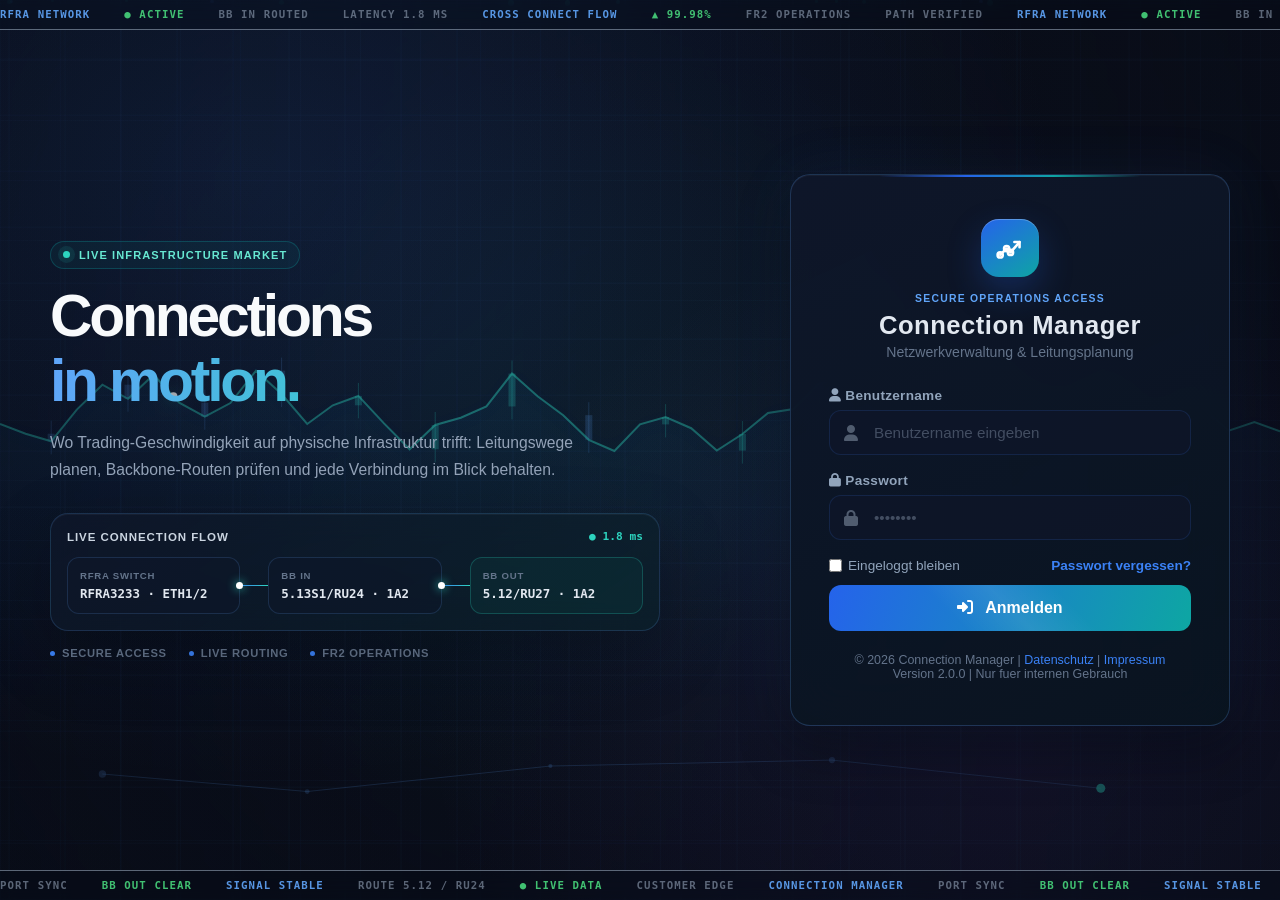
<file: frontend/migration-audit.html>
<!doctype html>
<html lang="de">
<head>
  <meta charset="utf-8" />
  <meta name="viewport" content="width=device-width,initial-scale=1" />
  <title>Connection Manager</title>
  <link rel="icon" type="image/png" href="logo.png">
  <link href="https://cdn.jsdelivr.net/npm/bootstrap@5.3.2/dist/css/bootstrap.min.css" rel="stylesheet" />
  <link rel="stylesheet" href="styles.css" />
  <style>
    .audit-filter-btn { border: 0; background: transparent; padding: 0 2px; margin-left: 6px; color: #94a3b8; }
    .audit-filter-badge { font-size: 11px; vertical-align: middle; }

    /* -- Unified modal (same as KW Planning) -- */
    .modal-bg {
      display: none; position: fixed; inset: 0;
      background: rgba(0,0,0,0.62); z-index: 1050;
      overflow-y: auto;
    }
    .modal-bg.show { display: block; }
    .modal-panel {
      max-width: 1400px; margin: 24px auto;
      border-radius: 14px;
      background: var(--card-bg, #181a1e); padding: 20px 24px 24px;
      border: 1px solid var(--border, #333);
      margin-bottom: 40px;
    }
    .modal-panel .modal-header {
      display: flex; align-items: center; justify-content: space-between;
      gap: 10px; margin-bottom: 16px;
    }
    .modal-panel .modal-header h3 { margin: 0; font-size: 1.1rem; }

    /* -- Form Section (same as install form) -- */
    .form-section {
      margin-bottom: 16px; padding: 14px 16px; border-radius: 10px;
      background: var(--surface-2, #23262b); border: 1px solid var(--border, #333);
    }
    .form-section-title {
      font-size: .85rem; font-weight: 700; margin-bottom: 10px;
      color: var(--text-muted, #999); text-transform: uppercase; letter-spacing: .04em;
    }
    .form-row {
      display: grid; grid-template-columns: repeat(auto-fill, minmax(200px, 1fr));
      gap: 10px; margin-bottom: 8px;
    }
    .form-row label {
      display: block; font-size: .78rem; font-weight: 600;
      color: var(--text-muted, #999); margin-bottom: 3px;
    }
    .form-row .span-2 { grid-column: span 2; }

    /* -- Info Note -- */
    .info-note {
      padding: 8px 14px; border-radius: 8px; font-size: .82rem;
      background: rgba(59,130,246,.1); border: 1px solid rgba(59,130,246,.25);
      color: #93c5fd; margin-bottom: 12px;
    }

    /* -- Port Grid (cassette style � same as KW Planning) -- */
    .cassette-row {
      display: grid; grid-template-columns: repeat(auto-fill, minmax(200px, 1fr));
      gap: 10px; align-items: start;
    }
    .cassette {
      border: 1px solid var(--border, #333); border-radius: 10px;
      padding: 10px; background: var(--surface-3, #31343a);
    }
    .cassette h4 {
      font-size: .78rem; font-weight: 700; margin: 0 0 6px;
      color: var(--text-muted, #999);
    }
    .cassette-empty {
      opacity: .35; min-height: 40px;
      background: repeating-linear-gradient(
        135deg, transparent, transparent 6px,
        rgba(148,163,184,.06) 6px, rgba(148,163,184,.06) 12px
      );
    }
    .cassette-empty h4 { font-style: italic; }
    .ports-grid {
      display: grid; grid-template-columns: repeat(6, 1fr); gap: 5px;
    }
    .pbtn {
      border: 1px solid rgba(148,163,184,.3); border-radius: 8px;
      padding: 6px 0; font-weight: 700; cursor: pointer;
      font-size: 11px; color: #e2e8f0; text-align: center;
      background: transparent; transition: .12s;
    }
    .pbtn.free {
      background: rgba(16,185,129,.18); border-color: rgba(16,185,129,.45);
    }
    .pbtn.free:hover {
      background: rgba(16,185,129,.35); transform: translateY(-1px);
    }
    .pbtn.occ {
      background: rgba(239,68,68,.15); border-color: rgba(239,68,68,.4);
      cursor: not-allowed; opacity: .85;
    }
    .pbtn.na {
      background: rgba(148,163,184,.08); border-color: rgba(148,163,184,.2);
      cursor: not-allowed; opacity: .7;
    }
    .pbtn.sel {
      outline: 3px solid rgba(59,130,246,.45);
      box-shadow: 0 0 0 1px rgba(59,130,246,.25);
    }
    .port-grid-wrap {
      margin-top: 8px; max-height: 480px; overflow-y: auto;
      padding-right: 4px;
    }
    .port-grid-wrap::-webkit-scrollbar { width: 5px; }
    .port-grid-wrap::-webkit-scrollbar-thumb { background: var(--border, #444); border-radius: 4px; }

    /* -- Autocomplete -- */
    .autocomplete-list {
      display: none; position: absolute; left: 0; right: 0; top: 100%;
      z-index: 300; max-height: 200px; overflow-y: auto;
      background: var(--surface-3, #31343a); border: 1px solid var(--border, #444);
      border-radius: 0 0 8px 8px; box-shadow: 0 6px 18px rgba(0,0,0,.4);
    }
    .autocomplete-list.show { display: block; }
    .autocomplete-item {
      padding: 7px 12px; cursor: pointer; font-size: .84rem;
      color: var(--text, #e0e0e0); transition: background .1s;
    }
    .autocomplete-item:hover, .autocomplete-item.active {
      background: var(--primary, #3b82f6); color: #fff;
    }
    .autocomplete-item .ac-sub {
      font-size: .72rem; color: var(--text-muted, #999); margin-left: 6px;
    }
    .autocomplete-item:hover .ac-sub { color: rgba(255,255,255,.7); }

    /* -- Auto-fill result -- */
    .auto-fill-result {
      padding: 10px 14px; border-radius: 8px; margin-top: 8px;
      background: rgba(16,185,129,.08); border: 1px solid rgba(16,185,129,.25);
      font-size: .84rem;
    }
    .auto-fill-result .af-grid {
      display: grid; grid-template-columns: repeat(auto-fill, minmax(180px, 1fr)); gap: 6px;
    }
    .auto-fill-result .af-label { font-size: .72rem; color: var(--text-muted, #999); }
    .auto-fill-result .af-val   { font-weight: 700; }

    /* -- BB Card Row -- */
    .bb-card-row {
      display: flex; gap: 8px; flex-wrap: wrap; margin-top: 8px;
    }
    .bb-card {
      padding: 8px 16px; border-radius: 8px; border: 1px solid var(--border, #333);
      background: var(--surface-3, #31343a); cursor: pointer;
      font-size: .84rem; font-weight: 600; transition: .12s;
    }
    .bb-card:hover {
      border-color: var(--primary, #3b82f6); background: rgba(59,130,246,.1);
    }
    .bb-card.selected {
      border-color: #10b981; background: rgba(16,185,129,.12);
      box-shadow: 0 0 0 2px rgba(16,185,129,.3);
    }
    .bb-card .bb-label { font-size: .72rem; color: var(--text-muted, #999); }

    /* -- PP Selector -- */
    .pp-selected-label {
      font-size: .82rem; font-weight: 700; margin-top: 4px; color: #66bb6a;
    }

    /* -- Audit Category Sections -- */
    .audit-categories-wrap {
      display: flex; flex-direction: column; gap: 8px;
      padding-right: 4px;
    }

    .audit-cat-section {
      border: 1px solid var(--border, #333);
      border-radius: 10px; overflow: hidden;
      background: var(--card-bg, #181a1e);
    }
    .audit-cat-header {
      display: flex; align-items: center; gap: 8px;
      padding: 10px 16px; cursor: pointer;
      font-weight: 600; font-size: .88rem;
      user-select: none; transition: background .15s;
    }
    .audit-cat-header:hover { filter: brightness(1.1); }
    .audit-cat-error { background: rgba(239,68,68,.12); border-bottom: 1px solid rgba(239,68,68,.25); color: #fca5a5; }
    .audit-cat-warning { background: rgba(245,158,11,.10); border-bottom: 1px solid rgba(245,158,11,.25); color: #fcd34d; }
    .audit-cat-ok { background: rgba(16,185,129,.08); border-bottom: 1px solid rgba(16,185,129,.2); color: #6ee7b7; }
    .audit-cat-icon { font-size: 1rem; }
    .audit-cat-toggle { font-size: .75rem; transition: transform .2s; }
    .audit-cat-body { transition: max-height .3s ease; overflow: hidden; }
    .audit-cat-body.collapsed { max-height: 0 !important; padding: 0; }

    /* Compact connection cards: the audit page keeps the Cross Connect
       path readable without forcing every field into a wide table. */
    .audit-line-list { display: flex; flex-direction: column; gap: 8px; padding: 10px; }
    .audit-line-card { border: 1px solid var(--border, #333); border-radius: 12px; overflow: hidden; background: var(--surface-2, #23262b); }
    .audit-line-summary { display: grid; grid-template-columns: minmax(100px,.7fr) minmax(150px,1.4fr) minmax(260px,2.5fr) minmax(170px,1fr) minmax(150px,1fr) auto; gap: 12px; align-items: center; padding: 11px 14px; }
    .audit-line-summary:hover { background: rgba(59,130,246,.08); }
    .audit-line-chevron { color: #93c5fd; transition: transform .15s; }
    .audit-line-chevron.open { transform: rotate(90deg); }
    .audit-line-serial { font-weight: 800; color: var(--text, #e2e8f0); }
    .audit-line-customer { min-width: 0; overflow: hidden; text-overflow: ellipsis; white-space: nowrap; }
    .audit-line-problem { min-width: 0; }
    .audit-problem-note { display: block; width: 100%; overflow: hidden; text-overflow: ellipsis; white-space: nowrap; padding: 6px 9px; border: 1px solid transparent; border-radius: 6px; font-size: .72rem; font-weight: 700; cursor: pointer; text-align: left; }
    .audit-problem-note.ok { color: #6ee7b7; background: rgba(16,185,129,.12); }
    .audit-problem-note.warning { color: #f59e0b; background: rgba(245,158,11,.08); border-color: rgba(245,158,11,.28); }
    .audit-problem-note:hover { filter: brightness(1.15); }
    .audit-problem-dialog { max-width: 560px; margin: 12vh auto; }
    .audit-problem-dialog .modal-header { margin-bottom: 10px; }
    .audit-problem-dialog .modal-body { max-height: 55vh; overflow-y: auto; }
    .audit-line-meta { color: var(--text-muted, #94a3b8); font-size: .72rem; margin-top: 2px; }
    .audit-line-path { display: flex; align-items: stretch; gap: 6px; min-width: 0; }
    .audit-path-node { flex: 1 1 0; min-width: 0; padding: 6px 8px; border-radius: 7px; border: 1px solid rgba(148,163,184,.2); background: rgba(148,163,184,.06); }
    .audit-path-node.rfra { border-color: rgba(59,130,246,.35); background: rgba(59,130,246,.09); }
    .audit-path-node.bb { border-color: rgba(20,184,166,.35); background: rgba(20,184,166,.08); }
    .audit-path-node.customer { border-color: rgba(245,158,11,.35); background: rgba(245,158,11,.08); }
    .audit-path-kind { font-size: .62rem; text-transform: uppercase; color: var(--text-muted, #94a3b8); letter-spacing: .04em; }
    .audit-path-value { overflow: hidden; text-overflow: ellipsis; white-space: nowrap; font-size: .76rem; font-weight: 700; }
    .audit-path-port { font-size: .68rem; color: var(--text-muted, #94a3b8); }
    .audit-path-arrow { align-self: center; color: #64748b; }
    .audit-line-detail { display: none; border-top: 1px solid var(--border, #333); padding: 12px 14px 14px 54px; background: rgba(15,23,42,.18); }
    .audit-line-detail.open { display: block; }
    .audit-detail-grid { display: grid; grid-template-columns: minmax(230px,1fr) minmax(230px,1fr); gap: 12px; }
    .audit-detail-box { border: 1px solid var(--border, #333); border-radius: 9px; padding: 10px 12px; }
    .audit-detail-title { font-size: .72rem; text-transform: uppercase; letter-spacing: .05em; color: var(--text-muted, #94a3b8); margin-bottom: 6px; font-weight: 800; }
    .audit-check-list { margin: 0; padding-left: 18px; font-size: .79rem; }
    .audit-check-list li { margin: 3px 0; }
    .audit-check-list li.problem { color: #fca5a5; }
    .audit-check-list li.ok { color: #6ee7b7; }
    .audit-line-actions { display: flex; gap: 5px; flex-wrap: wrap; justify-content: flex-end; }
    @media (max-width: 1000px) {
      .audit-line-summary { grid-template-columns: 1fr auto; }
      .audit-line-path, .audit-line-customer, .audit-line-problem { grid-column: 1 / -1; }
      .audit-detail-grid { grid-template-columns: 1fr; }
      .audit-line-detail { padding-left: 14px; }
    }
    body.light-mode .audit-line-card { background: #fff; }
    body.light-mode .audit-line-detail { background: #f8fafc; }

    .audit-table-scroll {
      overflow: auto; max-height: 540px; max-width: 100%;
      overflow-x: scroll;
    }
    .audit-table-scroll::-webkit-scrollbar { width: 6px; height: 10px; }
    .audit-table-scroll::-webkit-scrollbar-thumb { background: #555; border-radius: 5px; }
    .audit-table-scroll::-webkit-scrollbar-thumb:hover { background: #777; }
    .audit-table-scroll::-webkit-scrollbar-track { background: rgba(255,255,255,.05); border-radius: 5px; }

    .audit-tbl { font-size: .82rem; margin-bottom: 0; min-width: 1600px; }
    .audit-tbl thead th {
      position: sticky; top: 0; z-index: 5;
      background: var(--surface-2, #23262b);
      white-space: nowrap; font-size: .75rem;
      padding: 6px 8px;
    }
    .audit-tbl td { padding: 5px 8px; vertical-align: middle; white-space: nowrap; }

    /* -- Conflict detail chips -- */
    .conflict-chip {
      display: inline-block; padding: 2px 8px; border-radius: 6px;
      font-size: .73rem; margin: 1px 2px; line-height: 1.4;
    }
    .conflict-chip.a-side { background: rgba(239,68,68,.15); border: 1px solid rgba(239,68,68,.3); color: #fca5a5; }
    .conflict-chip.z-side { background: rgba(245,158,11,.12); border: 1px solid rgba(245,158,11,.3); color: #fcd34d; }
    .conflict-detail { font-size: .7rem; color: var(--text-muted, #999); display: block; margin-top: 1px; }

    /* -- Pager -- */
    .audit-pager {
      display: flex; align-items: center; justify-content: center;
      gap: 6px; padding: 8px 12px; font-size: .82rem;
    }
    .audit-pager button {
      border: 1px solid var(--border, #444); background: transparent;
      color: var(--text, #e0e0e0); border-radius: 6px;
      padding: 3px 10px; cursor: pointer; font-size: .78rem;
      transition: .12s;
    }
    .audit-pager button:hover { background: rgba(59,130,246,.15); border-color: rgba(59,130,246,.4); }
    .audit-pager button:disabled { opacity: .4; cursor: not-allowed; }
    .audit-pager button.active { background: rgba(59,130,246,.2); border-color: #3b82f6; font-weight: 700; }
    .audit-pager .pager-info { color: var(--text-muted, #999); }

    /* -- Summary bar -- */
    #auditSummary {
      padding: 8px 14px; border-radius: 8px;
      background: var(--surface-2, #23262b); border: 1px solid var(--border, #333);
    }
    .summary-item { display: flex; align-items: center; gap: 4px; }
    .summary-dot { width: 10px; height: 10px; border-radius: 50%; display: inline-block; }
    .summary-dot.err { background: #ef4444; }
    .summary-dot.warn { background: #f59e0b; }
    .summary-dot.ok { background: #10b981; }

    /* -- View Toggle -- */
    #viewToggle .btn { font-size: .82rem; padding: 4px 14px; }
    #dedupInfo { font-size: .78rem; }

    /* -- Light Mode Overrides -- */
    body.light-mode .modal-panel { background: #f8fbf9; border-color: rgba(148,163,184,.22); }
    body.light-mode .form-section { background: #f8fafc; border-color: rgba(148,163,184,.2); }
    body.light-mode .audit-cat-section { background: #f8fbf9; border-color: rgba(148,163,184,.2); }
    body.light-mode .audit-cat-error { background: #fef2f2; border-bottom-color: rgba(239,68,68,.2); color: #b91c1c; }
    body.light-mode .audit-cat-warning { background: #fffbeb; border-bottom-color: rgba(245,158,11,.2); color: #92400e; }
    body.light-mode .audit-cat-ok { background: #ecfdf5; border-bottom-color: rgba(16,185,129,.18); color: #065f46; }
    body.light-mode .audit-tbl thead th { background: #f1f5f9; color: #475569; }
    body.light-mode .audit-tbl td { color: #334155; }
    body.light-mode .audit-table-scroll { background: #f4f8f6; }
    body.light-mode .audit-table-scroll::-webkit-scrollbar-thumb { background: rgba(148,163,184,.3); }
    body.light-mode .audit-table-scroll::-webkit-scrollbar-thumb:hover { background: rgba(148,163,184,.5); }
    body.light-mode .audit-table-scroll::-webkit-scrollbar-track { background: rgba(148,163,184,.06); }
    body.light-mode .audit-pager button { background: #f8fbf9; border-color: rgba(148,163,184,.25); color: #334155; }
    body.light-mode .audit-pager button:hover { background: rgba(59,130,246,.06); border-color: rgba(59,130,246,.3); }
    body.light-mode .audit-pager button.active { background: rgba(59,130,246,.1); border-color: #3b82f6; color: #1e40af; }
    body.light-mode .audit-pager .pager-info { color: #64748b; }
    body.light-mode .info-note { background: #eff6ff; border-color: rgba(59,130,246,.2); color: #1e40af; }
    body.light-mode .cassette { background: #f8fafc; border-color: rgba(148,163,184,.2); }
    body.light-mode .auto-fill-result { background: #ecfdf5; border-color: rgba(16,185,129,.2); }
    body.light-mode .bb-card { background: #f8fafc; border-color: rgba(148,163,184,.2); }
    body.light-mode .bb-card:hover { background: rgba(59,130,246,.05); border-color: rgba(59,130,246,.3); }
    body.light-mode .conflict-chip.a-side { background: #fef2f2; border-color: rgba(239,68,68,.2); color: #b91c1c; }
    body.light-mode .conflict-chip.z-side { background: #fffbeb; border-color: rgba(245,158,11,.2); color: #92400e; }
    body.light-mode #auditSummary { background: #f8fafc; border-color: rgba(148,163,184,.2); }
    body.light-mode .autocomplete-list { background: #f8fbf9; border-color: rgba(148,163,184,.22); box-shadow: 0 6px 18px rgba(0,0,0,.08); }
    body.light-mode .autocomplete-item { color: #334155; }
    body.light-mode .autocomplete-item .ac-sub { color: #64748b; }
    body.light-mode .autocomplete-item:hover, body.light-mode .autocomplete-item.active { background: #3b82f6; color: #fff; }
    body.light-mode .pbtn { color: #334155; border-color: rgba(148,163,184,.3); }
    body.light-mode .audit-filter-btn { color: #64748b; }
  </style>
</head>
<body class="migration-audit-page">
  <header class="topbar">
    <div class="topbar-inner">
      <div class="topbar-title">Migration Audit</div>
    </div>
  </header>

  <main class="page-wrap">
    <div class="app-shell">
      <section class="main-content">
        <div class="card">
          <div class="d-flex align-items-center justify-content-between mb-3">
            <div>
              <h1 class="card-title" style="margin-bottom:4px;">Migration Audit</h1>
              <div class="card-subtitle">Audit-Workflow: Leitungen pruefen, Konflikte loesen, BB setzen.</div>
            </div>
            <div class="small muted">Login: <span id="sidebarLoginAt">-</span></div>
          </div>

          <div class="row g-2 align-items-end mb-3">
            <div class="col-md-5">
              <label class="form-label small muted">XLSB hochladen (Sheet: <code>Dateie</code>)</label>
              <input class="form-control" type="file" id="auditFile" accept=".xlsb" data-admin-only />
            </div>
            <div class="col-md-7 d-flex gap-2 flex-wrap">
              <button class="btn btn-primary" id="btnImport" data-admin-only>Import in Audit</button>
              <button class="btn btn-outline-success" id="btnImportZside" data-admin-only title="Z-Seite Kundenstruktur aus Audit-Daten importieren">Z-Side Import</button>
              <button class="btn" id="btnReload">Reload</button>
              <a href="cross-connects.html" class="btn">Zurueck</a>
              <a href="#" data-action="logout" class="btn">Logout</a>
            </div>
          </div>

          <div class="small muted mb-2" id="importMsg"></div>
          <div id="zsideStatus" class="small mb-2" style="display:none;"></div>

          <ul class="nav nav-tabs mb-3" id="tabs">
            <li class="nav-item"><button class="nav-link active" data-status="imported" type="button">To Audit</button></li>
            <li class="nav-item"><button class="nav-link" data-status="audited" type="button">Audited</button></li>
          </ul>

          <!-- View toggle: current state vs. all history -->
          <div class="d-flex align-items-center gap-3 mb-3">
            <div class="btn-group btn-group-sm" id="viewToggle">
              <button class="btn btn-outline-primary active" data-view="current" type="button" title="Nur aktueller Stand pro Leitung">Aktueller Stand</button>
              <button class="btn btn-outline-primary" data-view="all" type="button" title="Alle importierten Zeilen (inkl. Historie)">Alle Eintraege</button>
            </div>
            <div id="dedupInfo" class="small text-muted" style="display:none;"></div>
          </div>

          <!-- Summary bar -->
          <div id="auditSummary" class="d-flex gap-3 mb-3 small flex-wrap" style="display:none!important;"></div>

          <!-- Category sections -->
          <div id="auditCategories" class="audit-categories-wrap">
            <!-- Cat 2: both-side errors (top) -->
            <div class="audit-cat-section" id="catSection2">
              <div class="audit-cat-header audit-cat-error" data-cat="2">
                <span class="audit-cat-icon">&#9888;</span>
                <span class="audit-cat-title">Fehler auf beiden Seiten</span>
                <span class="badge bg-danger ms-2" id="catCount2">0</span>
                <span class="audit-cat-toggle ms-auto">&#9654;</span>
              </div>
              <div class="audit-cat-body collapsed" id="catBody2" hidden>
                <div class="audit-table-scroll">
                  <div id="catHead2"></div><div id="catTbody2" class="audit-line-list"></div>
                </div>
                <div class="audit-pager" id="catPager2"></div>
              </div>
            </div>

            <!-- Cat 1: single-side conflicts -->
            <div class="audit-cat-section" id="catSection1">
              <div class="audit-cat-header audit-cat-warning" data-cat="1">
                <span class="audit-cat-icon">&#9888;</span>
                <span class="audit-cat-title">Einzelne Konflikte</span>
                <span class="badge bg-warning text-dark ms-2" id="catCount1">0</span>
                <span class="audit-cat-toggle ms-auto">&#9654;</span>
              </div>
              <div class="audit-cat-body collapsed" id="catBody1" hidden>
                <div class="audit-table-scroll">
                  <div id="catHead1"></div><div id="catTbody1" class="audit-line-list"></div>
                </div>
                <div class="audit-pager" id="catPager1"></div>
              </div>
            </div>

            <!-- Cat 0: clean (collapsed by default) -->
            <div class="audit-cat-section" id="catSection0">
              <div class="audit-cat-header audit-cat-ok" data-cat="0">
                <span class="audit-cat-icon">&#10003;</span>
                <span class="audit-cat-title">Ohne Fehler</span>
                <span class="badge bg-success ms-2" id="catCount0">0</span>
                <span class="audit-cat-toggle ms-auto">&#9654;</span>
              </div>
              <div class="audit-cat-body collapsed" id="catBody0" hidden>
                <div class="audit-table-scroll">
                  <div id="catHead0"></div><div id="catTbody0" class="audit-line-list"></div>
                </div>
                <div class="audit-pager" id="catPager0"></div>
              </div>
            </div>
          </div>

          <!-- Global pagination for flat view -->
          <div id="globalPager" class="audit-pager mt-2" style="display:none;"></div>
        </div>
      </section>
    </div>
  </main>

  <div class="dock-zone" aria-hidden="true"></div>

  <nav class="bottom-dock" aria-label="Hauptnavigation">
    <div class="dock-meta">
      <div class="dock-brand">Connection Manager</div>
      <div class="userbox dock-userbox" id="userBox"></div>
    </div>
    <a class="dock-item" href="dashboard.html" data-nav>Dashboard</a>
    <a class="dock-item" href="kw-planning.html" data-nav>KW Planung</a>
    <a class="dock-item" href="cross-connects.html" data-nav>Cross Connects</a>
    <a class="dock-item" href="troubleshooting.html" data-nav>Troubleshooting</a>
    <a class="dock-item" href="patchpanels.html" data-nav>Patchpanels</a>
    <a class="dock-item" href="historical-archive.html" data-nav>Leitungsarchiv</a>
    <a class="dock-item" href="migration-audit.html" data-nav>Migration Audit</a>
    <a class="dock-item" href="admin.html" data-nav data-admin-nav style="display:none;">Admin</a>
  </nav>

  <!-- --------------------------------------------------------
       AUDIT EDIT � Unified Cross-Connect Form (same as KW Install)
       -------------------------------------------------------- -->
  <div id="auditEditBg" class="modal-bg">
    <div class="modal-panel">
      <div class="modal-header">
        <h3 id="auditModalTitle">Audit bearbeiten</h3>
        <div style="display:flex; gap:8px;">
          <button class="btn" id="btnAuditClose">Schliessen</button>
          <button class="btn btn-primary" id="btnSaveAudit" data-admin-only>Speichern &amp; Uebernehmen</button>
        </div>
      </div>

      <div class="info-note">
        RFRA Switch + Port eingeben &rarr; A-Seite wird automatisch aufgeloest.
        Kunden-PP eingeben &rarr; Kunde + Raum werden automatisch erkannt.
        BB IN wird kontextbezogen nach Kundenraum geladen &mdash; BB OUT folgt automatisch via Peer.
      </div>

      <!-- -- 1. Grunddaten -- -->
      <div class="form-section">
        <div class="form-section-title">Grunddaten</div>
        <div class="form-row">
          <div><label>Serial</label><input id="auSerial" class="input" placeholder="Serial" /></div>
          <div><label>Product ID</label><input id="auProductId" class="input" placeholder="Product ID" /></div>
          <div><label>Kommentar</label><input id="auComment" class="input" placeholder="Technischer Kommentar" /></div>
        </div>
      </div>

      <!-- -- 2. A-Seite (RFRA Switch ? auto-fill) -- -->
      <div class="form-section">
        <div class="form-section-title">A-Seite (RFRA Switch)</div>
        <div class="form-row">
          <div style="position:relative;">
            <label>Switch Name</label>
            <input id="auSwitchName" class="input" placeholder="z.B. RFRA3211" autocomplete="off" />
            <div id="auSwitchNameList" class="autocomplete-list"></div>
          </div>
          <div style="position:relative;">
            <label>Switch Port</label>
            <input id="auSwitchPort" class="input" placeholder="z.B. ETH1/11" autocomplete="off" />
            <div id="auSwitchPortList" class="autocomplete-list"></div>
          </div>
          <div><label>Raum (auto)</label><input id="auARoom" class="input" readonly tabindex="-1" /></div>
        </div>
        <div id="auASideResult" class="auto-fill-result" style="display:none;"></div>
      </div>

      <!-- -- 3. Z-Seite (Kunde) -- -->
      <div class="form-section">
        <div class="form-section-title">Z-Seite (Kunde)</div>
        <div class="form-row">
          <div style="position:relative;">
            <label>Kunden Patchpanel</label>
            <input id="auZPP" class="input" placeholder="z.B. PP:0607:1370187" autocomplete="off" />
            <div id="auZPPList" class="autocomplete-list"></div>
          </div>
          <div><label>Kunde (auto)</label><input id="auZCustomer" class="input" readonly tabindex="-1" /></div>
          <div><label>Raum (auto)</label><input id="auZRoom" class="input" readonly tabindex="-1" /></div>
        </div>
        <div class="form-row">
          <div><label>Rack</label><input id="auZRack" class="input" readonly tabindex="-1" /></div>
        </div>
        <div id="auZPortLabel" class="pp-selected-label" style="display:none;"></div>
        <div class="port-grid-wrap" id="auZPortGrid"></div>
      </div>

      <!-- -- 4. BB IN -- -->
      <div id="auBbPrefillHint" class="auto-fill-result" style="display:none; background:rgba(245,158,11,.08); border-color:rgba(245,158,11,.25); margin-bottom:8px;"></div>
      <div class="form-section">
        <div class="form-section-title">Backbone IN</div>
        <div class="small muted" id="auBbInHint">Z-Seite eingeben, um passende BB IN PPs zu sehen.</div>
        <div id="auBbInCards" class="bb-card-row"></div>
        <div id="auBbInPortLabel" class="pp-selected-label" style="display:none;"></div>
        <div class="port-grid-wrap" id="auBbInPortGrid"></div>
      </div>

      <!-- -- 5. BB OUT (auto via peer) -- -->
      <div class="form-section">
        <div class="form-section-title">Backbone OUT <span class="small muted">(automatisch via Peer)</span></div>
        <div id="auBbOutResult" class="auto-fill-result" style="display:none;"></div>
      </div>
    </div>
  </div>

  <div id="auditProblemBg" class="modal-bg" aria-hidden="true">
    <div class="modal-panel audit-problem-dialog" role="dialog" aria-modal="true" aria-labelledby="auditProblemTitle">
      <div class="modal-header">
        <h3 id="auditProblemTitle">Leitungsprobleme</h3>
        <button type="button" class="btn btn-sm" id="btnAuditProblemClose" aria-label="Fenster schließen">✕</button>
      </div>
      <div class="modal-body" id="auditProblemBody"></div>
    </div>
  </div>

  <div class="modal fade" id="filterModal" tabindex="-1" aria-hidden="true">
    <div class="modal-dialog modal-sm modal-dialog-centered">
      <div class="modal-content">
        <div class="modal-header">
          <h5 class="modal-title" id="filterModalTitle">Filter</h5>
          <button type="button" class="btn-close" data-bs-dismiss="modal" aria-label="Close"></button>
        </div>
        <div class="modal-body">
          <div class="mb-2">
            <input id="filterModalSearch" class="form-control form-control-sm" placeholder="Suchen..." />
          </div>
          <select id="filterModalSelect" class="form-select form-select-sm" size="12"></select>
          <div class="form-text mt-1" id="filterModalHint"></div>
        </div>
        <div class="modal-footer">
          <button class="btn btn-sm" id="filterModalClear">Filter loeschen</button>
          <button class="btn btn-sm btn-primary" id="filterModalApply">Speichern</button>
        </div>
      </div>
    </div>
  </div>

  <script src="https://cdn.jsdelivr.net/npm/bootstrap@5.3.2/dist/js/bootstrap.bundle.min.js"></script>
  <script src="config.js"></script>
  <script src="nav-auth.js"></script>
  <script src="collaboration.js"></script>
  <script src="migration-audit.js?v=20260723-2"></script>
</body>
</html>
</file>
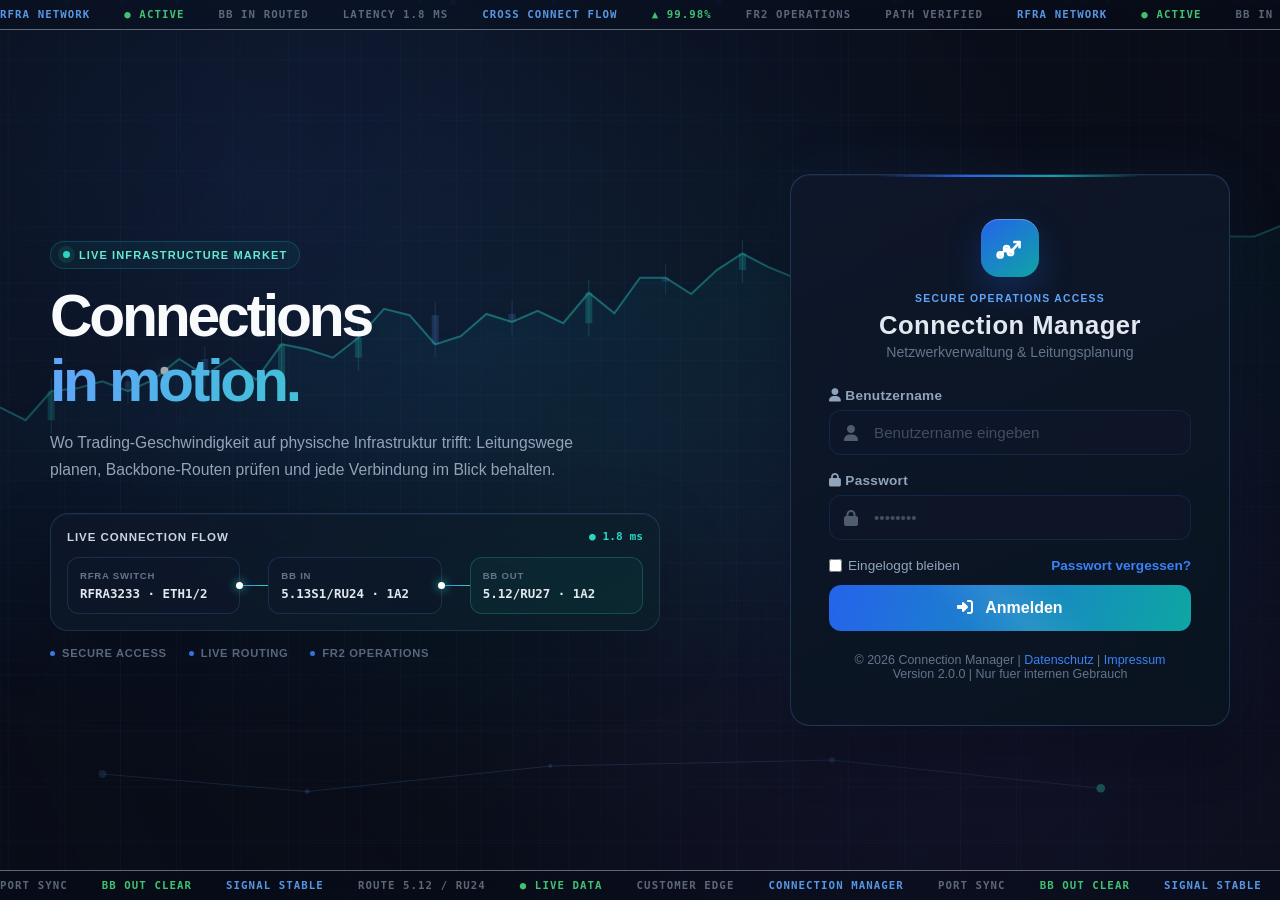
<file: frontend/patchpanels.html>
<!doctype html>
<html lang="de">
<head>
  <meta charset="utf-8" />
  <meta name="viewport" content="width=device-width,initial-scale=1" />
  <title>Connection Manager</title>
  <link rel="icon" type="image/png" href="logo.png">
  <link rel="stylesheet" href="styles.css" />
</head>
<body class="patchpanels-page">
  <header class="topbar">
    <div class="topbar-inner">
      <div class="topbar-title">Patchpanel Explorer</div>
    </div>
  </header>

  <main class="page-wrap">
    <div class="app-shell">
      <section class="main-content">

        <!-- ── Explorer Header ─────────────────────────────────── -->
        <div class="card pp-explorer-header">
          <div class="pp-hero-top">
            <div class="pp-title-wrap">
              <div class="pp-title-icon" aria-hidden="true">
                <svg viewBox="0 0 24 24" fill="none" stroke="currentColor" stroke-width="2" stroke-linecap="round" stroke-linejoin="round">
                  <rect x="3" y="4" width="18" height="16" rx="2"></rect>
                  <path d="M7 8h10M7 12h10M7 16h4"></path>
                  <circle cx="17" cy="16" r="1"></circle>
                </svg>
              </div>
              <div>
                <div class="pp-eyebrow">Infrastruktur</div>
                <h1 class="pp-title">Patchpanel Explorer</h1>
                <div class="pp-subtitle">Ports, Belegung und Standorte zentral prüfen und verwalten.</div>
              </div>
            </div>
            <div class="pp-hero-stats" aria-label="Patchpanel Übersicht">
              <div class="pp-metric"><span>Patchpanels</span><strong id="ppMetricTotal">0</strong></div>
              <div class="pp-metric"><span>Freie Ports</span><strong id="ppMetricFree">0</strong></div>
              <div class="pp-metric"><span>Belegt</span><strong id="ppMetricOccupied">0</strong></div>
              <div class="pp-metric pp-metric-accent"><span>Aktuelle Ansicht</span><strong id="ppMetricShown">0</strong></div>
            </div>
          </div>
          <div class="pp-toolbar">
            <div class="pp-search-wrap">
              <svg viewBox="0 0 24 24" fill="none" stroke="currentColor" stroke-width="2" aria-hidden="true"><circle cx="11" cy="11" r="7"></circle><path d="m20 20-4-4"></path></svg>
              <input id="ppSearch" class="input pp-search-input" placeholder="Raum, Rack, Cage, Kunde oder Patchpanel suchen…" />
            </div>
            <div class="pp-header-actions">
              <button id="btnClearPpFilters" class="btn pp-clear-btn" type="button">Filter zurücksetzen</button>
              <button id="btnNewPp" class="btn btn-primary">+ Neues Patchpanel</button>
              <button id="btnDeinstallPp" class="btn pp-danger-btn" disabled>PP deinstallieren</button>
            </div>
          </div>
          <div class="pp-status-row">
            <div id="ppStatus" class="small muted"></div>
            <div class="pp-status-hint">Patchpanel auswählen, um Ports und Belegung zu öffnen.</div>
          </div>
        </div>

        <!-- ── 3-Column Explorer ───────────────────────────────── -->
        <div class="pp-explorer-grid">

          <!-- LEFT: Accordion sidebar -->
          <aside class="card pp-explorer-sidebar" id="ppSidebar"></aside>

          <!-- MIDDLE: Patchpanel Cards -->
          <section class="pp-explorer-cards">
            <div class="pp-cards-header">
              <span id="ppCardsTitle" class="pp-cards-title">Alle Patchpanels</span>
              <span id="ppCardsCount" class="small muted"></span>
            </div>
            <div id="ppCardsGrid" class="pp-cards-grid"></div>
          </section>

          <!-- RIGHT: Detail/Compare Panel -->
          <section class="pp-detail-zone" id="ppDetailZone">
            <div id="ppDetailA" class="pp-detail-slot">
              <div class="pp-empty-state">
                <div class="pp-empty-icon">📋</div>
                <div class="pp-empty-title">Patchpanel auswählen</div>
                <div class="pp-empty-sub small muted">Klicke auf ein Patchpanel, um die Port-Belegung anzuzeigen.</div>
              </div>
            </div>
            <div id="ppDetailB" class="pp-detail-slot" style="display:none;"></div>
          </section>

        </div>
      </section>
    </div>
  </main>

  <div class="dock-zone" aria-hidden="true"></div>

  <nav class="bottom-dock" aria-label="Hauptnavigation">
    <div class="dock-meta">
      <div class="dock-brand">Connection Manager</div>
      <div class="userbox dock-userbox" id="userBox"></div>
    </div>
    <a class="dock-item" href="dashboard.html" data-nav>Dashboard</a>
    <a class="dock-item" href="kw-planning.html" data-nav>KW Planung</a>
    <a class="dock-item" href="cross-connects.html" data-nav>Cross Connects</a>
    <a class="dock-item" href="troubleshooting.html" data-nav>Troubleshooting</a>
    <a class="dock-item" href="patchpanels.html" data-nav>Patchpanels</a>
    <a class="dock-item" href="historical-archive.html" data-nav>Leitungsarchiv</a>
    <a class="dock-item" href="migration-audit.html" data-nav>Migration Audit</a>
    <a class="dock-item" href="admin.html" data-nav data-admin-nav style="display:none;">Admin</a>
  </nav>

  <div class="toast-wrap" id="toastWrap"></div>

  <!-- ── Port Popup ───────────────────────────────────────────── -->
  <div id="ppPortPopup" class="pp-port-popup" style="display:none;"></div>

  <!-- ── Create PP Modal ──────────────────────────────────────── -->
  <div id="ppCreateModal" class="cc-modal-backdrop" style="display:none;">
    <div class="cc-modal-shell" style="max-width:560px;">
      <div class="cc-modal-header">
        <h3 style="margin:0;font-size:1rem;font-weight:700;">Neues Kunden-Patchpanel anlegen</h3>
        <button class="btn btn-sm" id="ppModalClose">&times;</button>
      </div>
      <div class="cc-modal-body" id="ppModalBody">
        <!-- Steps rendered by JS -->
      </div>
    </div>
  </div>

  <script src="config.js"></script>
  <script src="nav-auth.js"></script>
  <script src="collaboration.js"></script>
  <script src="patchpanels.js"></script>
</body>
</html>
</file>
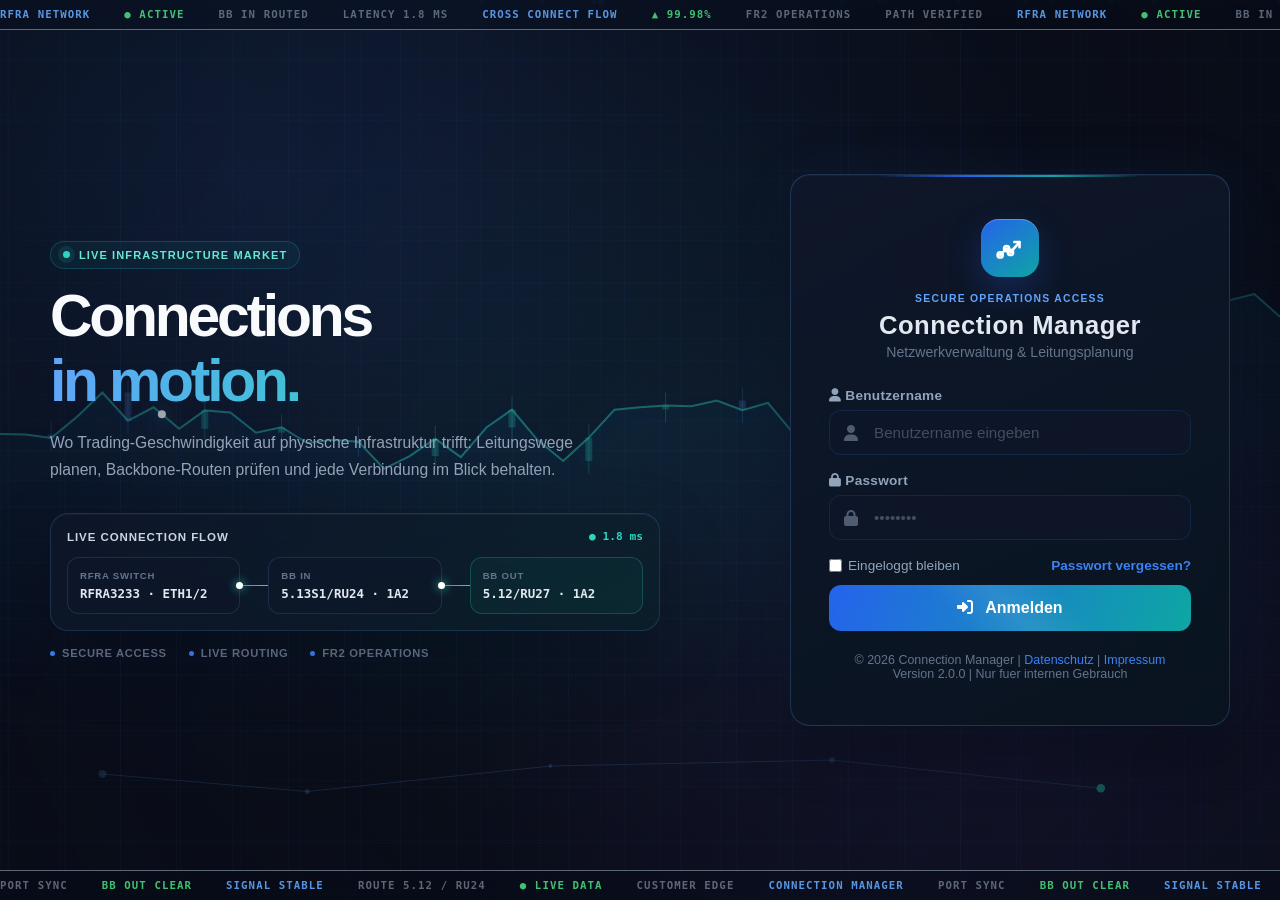
<file: frontend/troubleshooting.html>
<!doctype html>
<html lang="de">
<head>
  <meta charset="utf-8" />
  <meta name="viewport" content="width=device-width,initial-scale=1" />
  <title>Connection Manager</title>
  <link rel="icon" type="image/png" href="logo.png">
  <link rel="stylesheet" href="styles.css" />
  <style>
    /* ── Page-specific styles ── */
    .ts-type-select{display:flex;gap:12px;margin-bottom:16px;}
    .ts-type-btn{
      padding:10px 24px;border-radius:8px;font-size:.9rem;font-weight:600;
      border:2px solid var(--border,#333);background:transparent;color:var(--text,#e0e0e0);
      cursor:pointer;transition:.2s;
    }
    .ts-type-btn.active{
      border-color:#3b82f6;background:rgba(59,130,246,.12);color:#60a5fa;
    }
    .ts-type-btn:hover:not(.active){border-color:rgba(59,130,246,.4);}

    .ts-fields{display:none;flex-direction:column;gap:10px;margin-bottom:16px;}
    .ts-fields.visible{display:flex;}

    .ts-input-row{display:flex;gap:12px;align-items:flex-end;flex-wrap:wrap;}
    .ts-input-row .field{display:flex;flex-direction:column;gap:4px;}
    .ts-input-row .field label{font-size:.78rem;color:var(--muted,#999);text-transform:uppercase;letter-spacing:.04em;}
    .ts-input-row .field input,
    .ts-input-row .field textarea{
      padding:8px 12px;border-radius:6px;border:1px solid var(--border,#333);
      background:var(--card-bg,#1e1e2e);color:var(--text,#e0e0e0);font-size:.9rem;
    }
    .ts-input-row .field textarea{min-height:60px;resize:vertical;}

    /* Result table */
    .ts-result-table{width:100%;border-collapse:collapse;margin-top:8px;}
    .ts-result-table th,.ts-result-table td{padding:8px 12px;text-align:left;white-space:nowrap;}
    .ts-result-table th{font-size:.75rem;color:var(--muted,#999);text-transform:uppercase;letter-spacing:.04em;border-bottom:1px solid var(--border,#333);}
    .ts-result-table td{font-size:.88rem;border-bottom:1px solid rgba(255,255,255,.04);}
    .cell-sub{font-size:.78rem;color:var(--muted,#999);margin-top:2px;}

    .btn-edit-line{
      background:rgba(59,130,246,.1);border:1px solid rgba(59,130,246,.25);
      color:#60a5fa;padding:6px 14px;border-radius:6px;cursor:pointer;
      font-size:.82rem;font-weight:600;transition:.15s;
    }
    .btn-edit-line:hover{background:rgba(59,130,246,.2);border-color:rgba(59,130,246,.4);}

    /* ── Result section headers ── */
    .ts-result-section{margin-bottom:18px;}
    .ts-result-heading{
      display:flex;align-items:center;gap:10px;margin-bottom:8px;
      padding-bottom:6px;border-bottom:1px solid var(--border,#333);
    }
    .ts-result-heading .type-pill{
      display:inline-block;padding:3px 12px;border-radius:5px;
      font-size:.78rem;font-weight:700;letter-spacing:.03em;text-transform:uppercase;
    }
    .type-pill.ticket{background:#0d3e5c;color:#4fc3f7;}
    .type-pill.normal{background:#3a1a5c;color:#ce93d8;}
    .ts-result-heading .heading-text{font-size:.95rem;font-weight:700;}
    .ts-result-meta{font-size:.78rem;color:var(--muted,#999);margin-bottom:6px;}
    .btn-remove-line{
      background:rgba(239,68,68,.08);border:1px solid rgba(239,68,68,.2);
      color:#f87171;padding:4px 10px;border-radius:5px;cursor:pointer;
      font-size:.75rem;font-weight:600;transition:.15s;margin-left:6px;
    }
    .btn-remove-line:hover{background:rgba(239,68,68,.18);border-color:rgba(239,68,68,.35);}

    /* ══════════════════════════════════════════
       MODAL: KW-Planning style (Neue Installation)
       ══════════════════════════════════════════ */
    .modal-bg{
      display:none;position:fixed;inset:0;
      background:rgba(0,0,0,0.62);z-index:1000;overflow-y:auto;
    }
    .modal-bg.show{display:block;}
    .modal-panel{
      max-width:1060px;margin:24px auto;border-radius:14px;
      background:var(--card-bg,#181a1e);padding:20px 24px 24px;
      border:1px solid var(--border,#333);margin-bottom:40px;
    }
    .modal-header{
      display:flex;align-items:center;justify-content:space-between;
      gap:10px;margin-bottom:16px;
    }
    .modal-header h3{margin:0;font-size:1.1rem;}
    .form-section{
      margin-bottom:16px;padding:14px 16px;border-radius:10px;
      background:var(--surface-2,#23262b);border:1px solid var(--border,#333);
    }
    .form-section-title{
      font-size:.85rem;font-weight:700;margin-bottom:10px;
      color:var(--text-muted,#999);text-transform:uppercase;letter-spacing:.04em;
    }
    .form-row{
      display:grid;grid-template-columns:repeat(auto-fill,minmax(200px,1fr));
      gap:10px;margin-bottom:8px;
    }
    .form-row label{
      display:block;font-size:.78rem;font-weight:600;
      color:var(--text-muted,#999);margin-bottom:3px;
    }
    .form-row .input{
      width:100%;padding:8px 12px;border-radius:6px;
      border:1px solid var(--border,#333);
      background:var(--card-bg,#1e1e2e);color:var(--text,#e0e0e0);font-size:.9rem;
    }
    .form-row .input:disabled,.form-row .input[readonly]{
      opacity:.5;cursor:not-allowed;background:rgba(255,255,255,.03);
    }
    .info-note{
      padding:8px 14px;border-radius:8px;font-size:.82rem;
      background:rgba(59,130,246,.1);border:1px solid rgba(59,130,246,.25);
      color:#93c5fd;margin-bottom:12px;
    }

    /* ── Port Grid (cassette style, same as KW Planning) ── */
    .cassette-row{display:grid;grid-template-columns:repeat(auto-fill,minmax(200px,1fr));gap:10px;align-items:start;}
    .cassette{border:1px solid var(--border,#333);border-radius:10px;padding:10px;background:var(--surface-3,#31343a);}
    .cassette h4{font-size:.78rem;font-weight:700;margin:0 0 6px;color:var(--text-muted,#999);}
    .ports-grid{display:grid;grid-template-columns:repeat(6,1fr);gap:5px;}
    .pbtn{border:1px solid rgba(148,163,184,.3);border-radius:8px;padding:6px 0;font-weight:700;cursor:pointer;font-size:11px;color:#e2e8f0;text-align:center;background:transparent;transition:.12s;}
    .pbtn.free{background:rgba(16,185,129,.18);border-color:rgba(16,185,129,.45);}
    .pbtn.free:hover{background:rgba(16,185,129,.35);transform:translateY(-1px);}
    .pbtn.occ{background:rgba(239,68,68,.15);border-color:rgba(239,68,68,.4);cursor:not-allowed;opacity:.85;}
    .pbtn.na{background:rgba(148,163,184,.08);border-color:rgba(148,163,184,.2);cursor:not-allowed;opacity:.7;}
    .pbtn.sel{outline:3px solid rgba(59,130,246,.45);box-shadow:0 0 0 1px rgba(59,130,246,.25);}
    .port-grid-wrap{margin-top:8px;max-height:340px;overflow-y:auto;padding-right:4px;}
    .port-grid-wrap::-webkit-scrollbar{width:5px;}
    .port-grid-wrap::-webkit-scrollbar-thumb{background:var(--border,#444);border-radius:4px;}
    .pp-selected-label{font-size:.82rem;font-weight:700;margin-top:4px;color:#66bb6a;}
    .bb-card-row{display:flex;gap:8px;flex-wrap:wrap;margin-top:8px;}
    .bb-card{padding:8px 16px;border-radius:8px;border:1px solid var(--border,#333);background:var(--surface-3,#31343a);cursor:pointer;font-size:.84rem;font-weight:600;transition:.12s;}
    .bb-card:hover{border-color:var(--primary,#3b82f6);background:rgba(59,130,246,.1);}
    .bb-card.selected{border-color:#10b981;background:rgba(16,185,129,.12);box-shadow:0 0 0 2px rgba(16,185,129,.3);}
    .bb-card .bb-label{font-size:.72rem;color:var(--text-muted,#999);}
    .auto-fill-result{padding:10px 14px;border-radius:8px;margin-top:8px;background:rgba(16,185,129,.08);border:1px solid rgba(16,185,129,.25);font-size:.84rem;}
    .auto-fill-result .af-grid{display:grid;grid-template-columns:repeat(auto-fill,minmax(180px,1fr));gap:6px;}
    .auto-fill-result .af-label{font-size:.72rem;color:var(--text-muted,#999);}
    .auto-fill-result .af-val{font-weight:700;}

    /* Light mode overrides */
    body.light-mode .ts-type-btn{border-color:rgba(148,163,184,.3);color:#334155;}
    body.light-mode .ts-type-btn.active{border-color:#2563eb;background:rgba(37,99,235,.08);color:#2563eb;}
    body.light-mode .ts-input-row .field input,
    body.light-mode .ts-input-row .field textarea{background:#fff;border-color:rgba(148,163,184,.3);color:#1e293b;}
    body.light-mode .ts-result-table th{color:#64748b;border-bottom-color:rgba(148,163,184,.2);}
    body.light-mode .ts-result-table td{border-bottom-color:rgba(148,163,184,.08);}
    body.light-mode .cell-sub{color:#64748b;}
    body.light-mode .btn-edit-line{background:rgba(37,99,235,.06);border-color:rgba(37,99,235,.2);color:#2563eb;}
    body.light-mode .type-pill.ticket{background:#dbeafe;color:#1d4ed8;}
    body.light-mode .type-pill.normal{background:#f3e8ff;color:#7c3aed;}
    body.light-mode .ts-result-heading{border-bottom-color:rgba(148,163,184,.2);}
    body.light-mode .btn-remove-line{background:rgba(239,68,68,.05);color:#dc2626;border-color:rgba(239,68,68,.15);}
    body.light-mode .modal-panel{background:#ffffff;border-color:rgba(148,163,184,.22);}
    body.light-mode .form-section{background:#f8fafc;border-color:rgba(148,163,184,.2);}
    body.light-mode .form-row .input{background:#fff;border-color:rgba(148,163,184,.3);color:#1e293b;}
    body.light-mode .form-row .input:disabled,body.light-mode .form-row .input[readonly]{background:#f1f5f9;}
    body.light-mode .info-note{background:rgba(59,130,246,.06);border-color:rgba(59,130,246,.18);color:#1e40af;}
    body.light-mode .cassette{background:#f8fafc;border-color:rgba(148,163,184,.2);}
    body.light-mode .pbtn{color:#334155;border-color:rgba(148,163,184,.3);}
    body.light-mode .bb-card{background:#f8fafc;border-color:rgba(148,163,184,.2);}
    body.light-mode .bb-card:hover{background:rgba(59,130,246,.06);border-color:rgba(59,130,246,.3);}
    body.light-mode .auto-fill-result{background:rgba(16,185,129,.05);border-color:rgba(16,185,129,.18);}
  </style>
</head>
<body>
  <header class="topbar">
    <div class="topbar-inner">
      <div class="topbar-title">Troubleshooting</div>
    </div>
  </header>

  <main class="page-wrap">
    <div class="app-shell">
      <section class="main-content">

        <!-- Header card -->
        <div class="card">
          <div style="display:flex;align-items:center;justify-content:space-between;flex-wrap:wrap;gap:10px;">
            <div>
              <h1 class="card-title" style="margin-bottom:2px;">Troubleshooting</h1>
              <div class="card-subtitle">Backbone-Weg (BB IN / BB OUT) einer aktiven Leitung korrigieren.</div>
            </div>
            <button class="btn btn-primary" id="btnReport" data-admin-only>&#x2B07; Report herunterladen</button>
          </div>
        </div>

        <!-- Type selection + input area -->
        <div class="card" id="inputCard">
          <div class="ts-type-select">
            <button class="ts-type-btn active" data-type="ticket" id="btnTypeTicket">Troubleticket</button>
            <button class="ts-type-btn" data-type="normal" id="btnTypeNormal">Normales Troubleshooting</button>
          </div>

          <!-- Ticket fields -->
          <div class="ts-fields visible" id="fieldsTicket">
            <div class="ts-input-row">
              <div class="field">
                <label>Troubleticket-Nummer</label>
                <input type="text" id="inputTicketNr" placeholder="z.B. TT-2026-0042" style="min-width:200px;" />
              </div>
              <div class="field">
                <label>Serial Number</label>
                <input type="text" id="inputSerialTicket" placeholder="Serial Number eingeben" style="min-width:220px;" />
              </div>
              <button class="btn btn-primary" id="btnSearchTicket" style="height:38px;">Suchen</button>
            </div>
          </div>

          <!-- Normal fields -->
          <div class="ts-fields" id="fieldsNormal">
            <div class="ts-input-row">
              <div class="field" style="flex:1;">
                <label>Beschreibung / Grund</label>
                <textarea id="inputNote" placeholder="Freitext: Grund der Aenderung..."></textarea>
              </div>
            </div>
            <div class="ts-input-row">
              <div class="field">
                <label>Serial Number</label>
                <input type="text" id="inputSerialNormal" placeholder="Serial Number eingeben" style="min-width:220px;" />
              </div>
              <button class="btn btn-primary" id="btnSearchNormal" style="height:38px;">Suchen</button>
            </div>
          </div>
        </div>

        <!-- Result area (accumulated lines) -->
        <div id="resultArea"></div>

      </section>
    </div>
  </main>

  <!-- ════════════════════════════════════════════════════════
       MODAL: BB-Weg bearbeiten (KW-Planning "Neue Installation" Style)
       ════════════════════════════════════════════════════════ -->
  <div id="modalEdit" class="modal-bg">
    <div class="modal-panel">
      <div class="modal-header">
        <h3><span class="type-pill" id="edTypePill">Troubleshooting</span> Backbone-Weg bearbeiten</h3>
        <div style="display:flex; gap:8px;">
          <button class="btn" id="btnCancelEdit">Abbrechen</button>
          <button class="btn btn-primary" id="btnSaveEdit">Speichern</button>
        </div>
      </div>

      <div class="info-note">
        Nur BB IN und BB OUT k&ouml;nnen bearbeitet werden. A-Seite und Z-Seite bleiben unver&auml;ndert.
        BB IN Patchpanel w&auml;hlen &rarr; Port im Kassetten-Layout ausw&auml;hlen &rarr; BB OUT wird automatisch via Peer aufgel&ouml;st.
      </div>

      <!-- ── 1. Grunddaten (readonly) ── -->
      <div class="form-section">
        <div class="form-section-title">Grunddaten</div>
        <div class="form-row">
          <div><label>Serial</label><input id="edSerial" class="input" readonly tabindex="-1" /></div>
          <div><label>Status</label><input id="edStatus" class="input" readonly tabindex="-1" /></div>
        </div>
      </div>

      <!-- ── 2. A-Seite (readonly) ── -->
      <div class="form-section">
        <div class="form-section-title">A-Seite (nicht &auml;nderbar)</div>
        <div class="form-row">
          <div><label>Switch Name</label><input id="edSwitchName" class="input" readonly tabindex="-1" /></div>
          <div><label>Switch Port</label><input id="edSwitchPort" class="input" readonly tabindex="-1" /></div>
          <div><label>A-Patchpanel</label><input id="edAsidePP" class="input" readonly tabindex="-1" /></div>
          <div><label>A-Port</label><input id="edAsidePort" class="input" readonly tabindex="-1" /></div>
        </div>
      </div>

      <!-- ── 3. Z-Seite (readonly) ── -->
      <div class="form-section">
        <div class="form-section-title">Z-Seite (nicht &auml;nderbar)</div>
        <div class="form-row">
          <div><label>Kunden Patchpanel</label><input id="edZsidePP" class="input" readonly tabindex="-1" /></div>
          <div><label>Z-Port</label><input id="edZsidePort" class="input" readonly tabindex="-1" /></div>
          <div><label>Raum</label><input id="edZRoom" class="input" readonly tabindex="-1" /></div>
        </div>
      </div>

      <!-- ── 4. Backbone IN (cassette port grid) ── -->
      <div class="form-section">
        <div class="form-section-title">Backbone IN</div>
        <div class="small muted" id="edBbInHint">BB IN Patchpanel-Karten werden geladen...</div>
        <div id="edBbInCards" class="bb-card-row"></div>
        <div id="edBbInPortLabel" class="pp-selected-label" style="display:none;"></div>
        <div class="port-grid-wrap" id="edBbInPortGrid"></div>
      </div>

      <!-- ── 5. Backbone OUT (auto via peer) ── -->
      <div class="form-section">
        <div class="form-section-title">Backbone OUT <span class="small muted">(automatisch via Peer)</span></div>
        <div id="edBbOutResult" class="auto-fill-result" style="display:none;"></div>
      </div>
    </div>
  </div>

  <div class="dock-zone" aria-hidden="true"></div>
  <nav class="bottom-dock" aria-label="Hauptnavigation">
    <div class="dock-meta">
      <div class="dock-brand">Connection Manager</div>
      <div class="userbox dock-userbox" id="userBox"></div>
    </div>
    <a class="dock-item" href="dashboard.html" data-nav>Dashboard</a>
    <a class="dock-item" href="kw-planning.html" data-nav>KW Planung</a>
    <a class="dock-item" href="cross-connects.html" data-nav>Cross Connects</a>
    <a class="dock-item" href="troubleshooting.html" data-nav>Troubleshooting</a>
    <a class="dock-item" href="patchpanels.html" data-nav>Patchpanels</a>
    <a class="dock-item" href="historical-archive.html" data-nav>Leitungsarchiv</a>
    <a class="dock-item" href="migration-audit.html" data-nav>Migration Audit</a>
    <a class="dock-item" href="admin.html" data-nav data-admin-nav style="display:none;">Admin</a>
  </nav>

  <div class="toast-wrap" id="toastWrap"></div>

  <script src="config.js"></script>
  <script src="nav-auth.js"></script>
  <script src="collaboration.js"></script>
  <script src="troubleshooting.js"></script>
</body>
</html>
</file>
<file: frontend/styles.css>
@import url("https://fonts.googleapis.com/css2?family=Inter:wght@400;500;600;700;800&display=swap");

:root {
  --topbar-height: 0px;
  --dock-zone-height: 112px;
  --dock-separator-height: 10px;
  --bg: #0a0a0c;
  --card: rgba(17, 24, 39, 0.72);
  --card-hover: rgba(30, 41, 59, 0.78);
  --text: #e2e8f0;
  --heading: #f8fafc;
  --muted: #94a3b8;
  --border: rgba(148, 163, 184, 0.18);
  --primary: #3b82f6;
  --secondary: #6366f1;
  --success: #10b981;
  --danger: #ef4444;
  --warn: #f59e0b;
  --shadow: 0 20px 44px rgba(0, 0, 0, 0.35);
  --radius-lg: 20px;
  --radius-md: 16px;
  --radius-sm: 12px;
}
.pp-card-name::before {
  content: "";
  display: inline-block;
  width: 7px;
  height: 7px;
  margin: 0 7px 1px 0;
  border-radius: 50%;
  background: #0ea5a4;
  box-shadow: 0 0 0 3px rgba(14,165,164,.13);
}
.pp-card-meta { display: flex; justify-content: space-between; gap: 8px; align-items: center; margin-bottom: 8px; }
.pp-card-category { color: #60a5fa; font-size: .66rem; font-weight: 800; letter-spacing: .06em; text-transform: uppercase; }
.pp-card-util { color: var(--muted,#999); font-size: .68rem; font-weight: 700; }

/* ── Light Mode ───────────────────────────────────────────── */
body.light-mode {
  --bg: #e8eeec;
  --card: rgba(248, 251, 249, 0.93);
  --card-hover: rgba(252, 253, 252, 0.98);
  --text: #24332f;
  --heading: #14241f;
  --muted: #63746f;
  --border: rgba(100, 116, 112, 0.24);
  --shadow: 0 12px 34px rgba(43, 61, 56, 0.09);
  --surface-2: #edf3f0;
  --surface-3: #f4f8f6;
  --card-bg: #f8fbf9;
  --text-muted: #63746f;
  background:
    radial-gradient(900px 460px at 5% -15%, rgba(77, 124, 118, 0.14), transparent 62%),
    radial-gradient(820px 460px at 108% 8%, rgba(86, 117, 159, 0.12), transparent 60%),
    linear-gradient(155deg, #edf3f1 0%, #e7eeeb 55%, #e2e9e7 100%) !important;
  color: #24332f;
}

/* ── Dock / Navigation ── */
body.light-mode .dock-zone {
  background: linear-gradient(180deg, #e6edea, #dce6e2);
  border-top: 2px solid rgba(100, 116, 112, 0.22);
  box-shadow: 0 -8px 24px rgba(0, 0, 0, 0.04);
}
body.light-mode .bottom-dock {
  background: rgba(247, 250, 248, 0.96);
  border-color: rgba(100, 116, 112, 0.25);
  box-shadow: 0 8px 32px rgba(43, 61, 56, 0.1);
}
body.light-mode .dock-brand { color: #0f172a; }
body.light-mode .dock-item {
  background: rgba(255, 255, 255, 0.6);
  color: #475569;
}
body.light-mode .dock-item:hover {
  color: #1e293b;
  background: rgba(59, 130, 246, 0.08);
  border-color: rgba(59, 130, 246, 0.3);
}
body.light-mode .dock-item.active {
  color: #1e40af;
  border-color: rgba(59, 130, 246, 0.5);
  background: rgba(59, 130, 246, 0.1);
}

/* ── Cards ── */
body.light-mode .card {
  background: rgba(248, 251, 249, 0.93);
  border-color: rgba(100, 116, 112, 0.2);
  box-shadow: 0 8px 28px rgba(43, 61, 56, 0.07);
  backdrop-filter: blur(8px);
}

/* ── Form Controls ── */
body.light-mode input,
body.light-mode select,
body.light-mode textarea {
  background: #f9fcfa;
  border-color: rgba(100, 116, 112, 0.32);
  color: #24332f;
}
body.light-mode input::placeholder,
body.light-mode textarea::placeholder {
  color: #94a3b8;
}
body.light-mode input:focus,
body.light-mode select:focus,
body.light-mode textarea:focus {
  border-color: rgba(59, 130, 246, 0.6);
  box-shadow: 0 0 0 3px rgba(59, 130, 246, 0.12);
}

/* ── Buttons ── */
body.light-mode .btn,
body.light-mode button.btn {
  background: #ffffff;
  border-color: rgba(148, 163, 184, 0.3);
  color: #334155;
  box-shadow: 0 1px 3px rgba(0, 0, 0, 0.04);
}
body.light-mode .btn:hover,
body.light-mode button.btn:hover {
  background: #f1f5f9;
  border-color: rgba(148, 163, 184, 0.45);
}
body.light-mode .btn-primary {
  background: linear-gradient(135deg, #3b82f6, #2563eb);
  border-color: rgba(59, 130, 246, 0.65);
  color: #ffffff;
}
body.light-mode .btn-primary:hover {
  background: linear-gradient(135deg, #2563eb, #1d4ed8);
}

/* ── Tables ── */
body.light-mode .table {
  --bs-table-bg: transparent;
  --bs-table-color: #1e293b;
  --bs-table-border-color: rgba(148, 163, 184, 0.2);
  color: #1e293b;
}
body.light-mode .table td,
body.light-mode .table th,
body.light-mode .table-striped > tbody > tr:nth-of-type(odd) > * {
  color: #1e293b;
}
body.light-mode .table-striped > tbody > tr:nth-of-type(odd) > * {
  --bs-table-accent-bg: rgba(59, 130, 246, 0.03);
}
body.light-mode .table-list-table thead th,
body.light-mode .table thead th,
body.light-mode .table-responsive thead th {
  background: #f1f5f9;
  color: #475569;
  border-bottom-color: rgba(148, 163, 184, 0.2);
}
body.light-mode .table-list-table tbody td {
  background: rgba(255, 255, 255, 0.6);
  border-bottom-color: rgba(148, 163, 184, 0.12);
}
body.light-mode .table-scroll,
body.light-mode .table-responsive {
  background: rgba(255, 255, 255, 0.7);
  border-color: rgba(148, 163, 184, 0.22);
}

/* ── Tabs ── */
body.light-mode .nav-tabs .nav-link {
  color: #64748b;
}
body.light-mode .nav-tabs .nav-link.active {
  color: #1e293b;
  background: rgba(59, 130, 246, 0.08);
  border-color: rgba(59, 130, 246, 0.3);
}

/* ── Modals ── */
body.light-mode .modal-content {
  background: #ffffff;
  border-color: rgba(148, 163, 184, 0.25);
  color: #1e293b;
}
body.light-mode .modal-bg .modal-panel {
  background: #ffffff;
  border-color: rgba(148, 163, 184, 0.25);
}
body.light-mode .cc-modal-shell {
  background: #ffffff;
  border-color: rgba(148, 163, 184, 0.25);
}
body.light-mode .cc-modal-header {
  background: #f8fafc;
  border-bottom-color: rgba(148, 163, 184, 0.2);
}

/* ── Toasts ── */
body.light-mode .toast {
  background: rgba(255, 255, 255, 0.96);
  border-color: rgba(148, 163, 184, 0.2);
  color: #1e293b;
}

/* ── Links ── */
body.light-mode a { color: #334155; }
body.light-mode a:hover { color: #0f172a; }

/* ── Scrollbars (light mode) ── */
body.light-mode ::-webkit-scrollbar { width: 6px; height: 6px; }
body.light-mode ::-webkit-scrollbar-thumb { background: rgba(148, 163, 184, 0.35); border-radius: 4px; }
body.light-mode ::-webkit-scrollbar-thumb:hover { background: rgba(148, 163, 184, 0.55); }
body.light-mode ::-webkit-scrollbar-track { background: rgba(148, 163, 184, 0.08); }

/* ── UserBox ── */
body.light-mode .userbox .ub-name { color: #0f172a; }
body.light-mode .userbox .ub-role { color: #64748b; }
body.light-mode .userbox .ub-logout {
  background: #ffffff;
  border-color: rgba(148, 163, 184, 0.3);
  color: #334155;
}

/* ── Accordion ── */
body.light-mode .accordion-item {
  background: #ffffff;
  border-color: rgba(148, 163, 184, 0.2);
}
body.light-mode .accordion-body {
  border-top-color: rgba(148, 163, 184, 0.15);
}

/* ── List group ── */
body.light-mode .list-group-item {
  background: #ffffff;
  border-color: rgba(148, 163, 184, 0.2);
  color: #475569;
}
body.light-mode .list-group-item.active,
body.light-mode .list-group-item:hover {
  background: rgba(59, 130, 246, 0.06);
  border-color: rgba(59, 130, 246, 0.25);
  color: #1e40af;
}

/* ── Stat cards ── */
body.light-mode .stat-card {
  background: #ffffff;
  border-color: rgba(148, 163, 184, 0.2);
}

/* ── Empty state ── */
body.light-mode .empty-state {
  border-color: rgba(148, 163, 184, 0.3);
  color: #64748b;
}

/* ── Patchpanel Explorer ── */
body.light-mode .pp-card {
  background: #ffffff;
  border-color: rgba(148, 163, 184, 0.2);
}
body.light-mode.patchpanels-page {
  background:
    radial-gradient(900px 500px at -8% -12%, rgba(37,99,235,.10), transparent 62%),
    radial-gradient(800px 480px at 108% 4%, rgba(14,165,164,.09), transparent 64%),
    linear-gradient(145deg,#eef5fb 0%,#edf8f5 55%,#e8f1f4 100%);
}
body.light-mode .pp-explorer-header {
  background: linear-gradient(135deg, rgba(219,234,254,.75), rgba(204,251,241,.52) 56%, rgba(255,255,255,.72));
  border-color: rgba(59,130,246,.18);
}
body.light-mode .pp-title { color: #14241f; }
body.light-mode .pp-metric { background: rgba(255,255,255,.66); }
body.light-mode .pp-metric strong { color: #14241f; }
body.light-mode .pp-search-wrap .input { background: rgba(255,255,255,.72); }
body.light-mode .pp-explorer-sidebar { background: rgba(255,255,255,.72); }
body.light-mode .pp-card { box-shadow: 0 8px 22px rgba(37,99,235,.055); }
body.light-mode .pp-card-util { color: #64748b; }
body.light-mode .pp-danger-btn { color: #b91c1c; background: rgba(239,68,68,.06); border-color: rgba(239,68,68,.18); }
body.light-mode .pp-detail-slot {
  background: #ffffff;
  border-color: rgba(148, 163, 184, 0.2);
}
body.light-mode .pp-explorer-sidebar { color: #334155; }
body.light-mode .pp-acc-head { color: #475569; }
body.light-mode .pp-acc-head.active { color: #2563eb; background: rgba(59, 130, 246, 0.06); }
body.light-mode .pp-loc-item { color: #334155; }
body.light-mode .pp-loc-item.active { color: #2563eb; background: rgba(59, 130, 246, 0.08); }
body.light-mode .pp-port-popup {
  background: #ffffff;
  border-color: rgba(148, 163, 184, 0.25);
  box-shadow: 0 8px 28px rgba(0, 0, 0, 0.1);
}
body.light-mode .pp-cass-mini-card {
  background: #f8fafc;
  border-color: rgba(148, 163, 184, 0.2);
}

/* ── Cross-Connect modal ── */
body.light-mode .cc-side-card {
  background: #f8fafc;
  border-color: rgba(148, 163, 184, 0.2);
}

/* ── Cassette ── */
body.light-mode .cassette-card {
  background: #f8fafc;
  border-color: rgba(148, 163, 184, 0.2);
}

/* Theme toggle button in dock */
.theme-toggle-btn {
  border: 1px solid var(--border);
  background: rgba(148, 163, 184, 0.1);
  color: var(--muted);
  border-radius: 10px;
  width: 36px; height: 36px;
  display: flex; align-items: center; justify-content: center;
  cursor: pointer;
  font-size: 1.1rem;
  transition: background 0.2s, border-color 0.2s, color 0.2s;
  flex-shrink: 0;
}
.theme-toggle-btn:hover {
  background: rgba(59, 130, 246, 0.15);
  border-color: rgba(59, 130, 246, 0.35);
  color: var(--text);
}

* {
  box-sizing: border-box;
}

html,
body {
  height: 100%;
  width: 100%;
}

body {
  margin: 0;
  min-height: 100%;
  display: flex;
  flex-direction: column;
  color: var(--text);
  background:
    radial-gradient(960px 460px at 8% -24%, rgba(59, 130, 246, 0.2), transparent 60%),
    radial-gradient(900px 500px at 110% 12%, rgba(99, 102, 241, 0.16), transparent 58%),
    linear-gradient(160deg, #08080a 0%, #0b0b0e 60%, #0f1118 100%);
  font-family: "Inter", "Segoe UI", Tahoma, sans-serif;
  line-height: 1.45;
  overflow: hidden;
}

body,
.card,
.topbar,
.row,
.table {
  color: var(--text);
}

h1,
h2,
h3 {
  color: var(--heading);
}

a {
  color: var(--text);
  text-decoration: none;
}

a:hover {
  color: #ffffff;
}

.topbar {
  display: none !important;
}

.topbar-inner {
  width: 100%;
  max-width: none !important;
  margin: 0 !important;
  height: var(--topbar-height);
  padding: 0 24px;
  display: flex;
  align-items: center;
  justify-content: center;
  gap: 10px;
}

.topbar-title {
  font-size: 1.05rem;
  font-weight: 800;
  letter-spacing: 0.3px;
  text-align: center;
}

.topbar-links {
  margin-left: auto;
  display: flex;
  align-items: center;
  gap: 8px;
  flex-wrap: wrap;
}

.topbar-links a {
  padding: 8px 12px;
  border-radius: 10px;
  border: 1px solid transparent;
  color: var(--muted);
  font-size: 0.9rem;
  transition: all 0.2s ease;
}

.topbar-links a.active,
.topbar-links a:hover {
  color: var(--text);
  border-color: var(--border);
  background: rgba(30, 41, 59, 0.35);
}

.page-wrap {
  flex: 1;
  min-height: 0;
  width: 100% !important;
  max-width: none !important;
  margin: 0 !important;
  padding: 0 !important;
  overflow: hidden;
}

.app-shell {
  min-height: 100%;
  width: 100%;
  max-width: none !important;
  display: grid;
  grid-template-rows: 1fr;
}

.main-content,
.main {
  height: calc(100vh - var(--topbar-height) - var(--dock-zone-height) - var(--dock-separator-height));
  width: 100%;
  max-width: none !important;
  margin: 0 !important;
  min-height: 0;
  overflow: hidden;
  overscroll-behavior: none;
  padding: 10px 24px 12px;
}

/* Migration-Audit: allow vertical scrolling */
.migration-audit-page .main-content {
  overflow-y: auto;
}
.migration-audit-page .main-content::-webkit-scrollbar { width: 6px; }
.migration-audit-page .main-content::-webkit-scrollbar-thumb { background: #555; border-radius: 4px; }
.migration-audit-page .main-content::-webkit-scrollbar-thumb:hover { background: #777; }
.migration-audit-page .main-content::-webkit-scrollbar-track { background: rgba(255,255,255,.05); border-radius: 4px; }

/* KW-Planning: allow vertical scrolling */
.kw-planning-page .main-content {
  overflow-y: auto;
}
.kw-planning-page .main-content::-webkit-scrollbar { width: 7px; }
.kw-planning-page .main-content::-webkit-scrollbar-thumb { background: rgba(148,163,184,.35); border-radius: 4px; }
.kw-planning-page .main-content::-webkit-scrollbar-thumb:hover { background: rgba(148,163,184,.55); }
.kw-planning-page .main-content::-webkit-scrollbar-track { background: rgba(255,255,255,.04); border-radius: 4px; }

/* Historical-Archive: allow vertical scrolling */
.historical-archive-page .main-content {
  overflow-y: auto;
}
.historical-archive-page .main-content::-webkit-scrollbar { width: 6px; }
.historical-archive-page .main-content::-webkit-scrollbar-thumb { background: #555; border-radius: 4px; }
.historical-archive-page .main-content::-webkit-scrollbar-thumb:hover { background: #777; }
.historical-archive-page .main-content::-webkit-scrollbar-track { background: rgba(255,255,255,.05); border-radius: 4px; }

.container,
.container-sm,
.container-md,
.container-lg,
.container-xl,
.container-xxl,
.content,
.wrapper,
.page {
  max-width: none !important;
  width: 100% !important;
  margin: 0 !important;
}

.card {
  background: var(--card);
  border: 1px solid var(--border);
  border-radius: var(--radius-lg);
  box-shadow: var(--shadow);
  backdrop-filter: blur(14px);
  padding: 18px;
}

.card + .card {
  margin-top: 14px;
}

.card-title {
  margin: 0 0 8px;
  font-size: 1.2rem;
  font-weight: 700;
}

.card-subtitle,
.muted {
  color: var(--muted);
}

/* Shared branded heading for primary application pages. */
.page-hero-card {
  position: relative;
  border-color: rgba(59, 130, 246, 0.2);
  background:
    radial-gradient(360px 180px at 102% -25%, rgba(14, 165, 164, 0.12), transparent 70%),
    linear-gradient(135deg, rgba(37, 99, 235, 0.08), rgba(14, 165, 164, 0.035) 58%, var(--card));
}
.page-hero-card > * {
  position: relative;
  z-index: 1;
}
.page-hero-brand {
  display: flex;
  align-items: center;
  gap: 13px;
  min-width: 0;
}
.page-hero-icon {
  width: 44px;
  height: 44px;
  flex: 0 0 44px;
  display: grid;
  place-items: center;
  border-radius: 13px;
  background: linear-gradient(145deg, #2563eb, #0ea5a4);
  color: #fff;
  box-shadow: 0 9px 22px rgba(37, 99, 235, 0.22);
}
.page-hero-icon svg {
  width: 24px;
  height: 24px;
  fill: none;
  stroke: currentColor;
  stroke-width: 2;
  stroke-linecap: round;
  stroke-linejoin: round;
}
.page-hero-copy { min-width: 0; }
.page-hero-kicker {
  margin-bottom: 2px;
  color: #60a5fa;
  font-size: 0.67rem;
  font-weight: 800;
  line-height: 1;
  letter-spacing: 0.12em;
  text-transform: uppercase;
}
.page-hero-title {
  margin: 0;
  color: var(--heading);
  font-size: 1.22rem;
  font-weight: 800;
  line-height: 1.25;
  letter-spacing: -0.015em;
}
.page-hero-subtitle {
  margin-top: 3px;
  color: var(--muted);
  font-size: 0.8rem;
}
.page-hero-brand.compact .page-hero-icon {
  width: 40px;
  height: 40px;
  flex-basis: 40px;
}
.historical-archive-page .page-hero-card > .page-hero-brand {
  margin-bottom: 12px;
}

body.light-mode .page-hero-card {
  border-color: rgba(59, 130, 246, 0.18);
  background:
    radial-gradient(380px 190px at 102% -30%, rgba(14, 165, 164, 0.12), transparent 70%),
    linear-gradient(135deg, rgba(37, 99, 235, 0.075), rgba(14, 165, 164, 0.035) 58%, rgba(248, 251, 249, 0.94));
}
body.light-mode .page-hero-title { color: #14241f; }
body.light-mode .page-hero-kicker { color: #2563eb; }

@media (max-width: 720px) {
  .page-hero-brand { align-items: flex-start; }
  .page-hero-icon { width: 40px; height: 40px; flex-basis: 40px; }
  .page-hero-subtitle { max-width: 34rem; }
}

.small {
  font-size: 0.85rem;
}

.mono {
  font-family: ui-monospace, SFMono-Regular, Menlo, Monaco, Consolas, "Liberation Mono", "Courier New", monospace;
}

.top-toolbar {
  display: flex;
  align-items: center;
  gap: 12px;
  flex-wrap: wrap;
}

.top-toolbar .grow {
  flex: 1 1 280px;
}

.input,
.select,
.textarea,
input,
select,
textarea {
  width: 100%;
  color: var(--text);
  background: rgba(2, 6, 23, 0.6);
  border: 1px solid var(--border);
  border-radius: 14px;
  padding: 11px 12px;
  font-size: 0.94rem;
  outline: none;
  transition: border-color 0.2s ease, box-shadow 0.2s ease, background 0.2s ease;
}

.input::placeholder,
textarea::placeholder,
input::placeholder {
  color: var(--muted);
}

.input:focus,
.select:focus,
.textarea:focus,
input:focus,
select:focus,
textarea:focus {
  border-color: rgba(59, 130, 246, 0.78);
  box-shadow: 0 0 0 3px rgba(59, 130, 246, 0.22);
}

.btn,
button.btn {
  border: 1px solid var(--border);
  background: rgba(30, 41, 59, 0.5);
  color: var(--text);
  border-radius: 14px;
  padding: 10px 14px;
  font-weight: 600;
  cursor: pointer;
  transition: transform 0.15s ease, background 0.2s ease, border-color 0.2s ease;
}

.btn:hover,
button.btn:hover {
  transform: translateY(-1px);
  background: var(--card-hover);
  border-color: rgba(148, 163, 184, 0.36);
}

.btn:disabled,
button.btn:disabled {
  opacity: 0.55;
  cursor: not-allowed;
  transform: none;
}

.btn-primary {
  background: linear-gradient(135deg, var(--primary), #2563eb);
  border-color: rgba(59, 130, 246, 0.65);
  color: #ffffff;
}

.btn-primary:hover {
  background: linear-gradient(135deg, #2563eb, #1d4ed8);
}

.btn-secondary {
  background: linear-gradient(135deg, var(--secondary), #4f46e5);
  border-color: rgba(99, 102, 241, 0.65);
  color: #ffffff;
}

.btn-secondary:hover {
  background: linear-gradient(135deg, #4f46e5, #4338ca);
}

.btn-success {
  background: linear-gradient(135deg, var(--success), #059669);
  border-color: rgba(16, 185, 129, 0.55);
  color: #ffffff;
}

.btn-danger {
  background: linear-gradient(135deg, var(--danger), #dc2626);
  border-color: rgba(239, 68, 68, 0.55);
  color: #ffffff;
}

.badge {
  display: inline-flex;
  align-items: center;
  border-radius: 999px;
  padding: 4px 10px;
  font-size: 0.74rem;
  line-height: 1.1;
  font-weight: 700;
  border: 1px solid transparent;
  text-transform: lowercase;
}

.badge-success {
  background: rgba(16, 185, 129, 0.2);
  color: #6ee7b7;
  border-color: rgba(16, 185, 129, 0.4);
}

.badge-warning {
  background: rgba(245, 158, 11, 0.2);
  color: #fcd34d;
  border-color: rgba(245, 158, 11, 0.36);
}

.badge-danger {
  background: rgba(239, 68, 68, 0.2);
  color: #fca5a5;
  border-color: rgba(239, 68, 68, 0.36);
}

.badge-neutral {
  background: rgba(148, 163, 184, 0.14);
  color: #cbd5e1;
  border-color: rgba(148, 163, 184, 0.3);
}

.align-right {
  text-align: right;
}

.table-scroll {
  border: 1px solid var(--border);
  border-radius: 14px;
  background: rgba(12, 12, 17, 0.45);
  overflow: auto;
  width: 100%;
  max-width: none;
  max-height: calc(100vh - var(--topbar-height) - var(--dock-zone-height) - 180px);
}

.table-list-table,
.table-list {
  width: 100%;
  border-collapse: separate;
  border-spacing: 0;
}

.table-list-table thead th,
.table thead th,
.table-responsive thead th {
  position: sticky;
  top: 0;
  z-index: 5;
  background: rgba(15, 23, 42, 0.95);
  color: #cbd5e1;
  border-bottom: 1px solid var(--border);
  padding: 12px;
  text-align: left;
  font-size: 0.78rem;
  text-transform: uppercase;
  letter-spacing: 0.4px;
}

.table-list-table tbody td {
  border-bottom: 1px solid rgba(148, 163, 184, 0.14);
  padding: 12px;
  vertical-align: top;
  background: rgba(15, 23, 42, 0.28);
}

.table-list-table tbody tr:hover td {
  background: rgba(30, 41, 59, 0.35);
}

.row-actions {
  display: inline-flex;
  align-items: center;
  gap: 8px;
  justify-content: flex-end;
}

.table-list-rows {
  display: grid;
  gap: 10px;
}

.table-list-rows .row {
  display: grid;
  grid-template-columns: 140px 150px 1fr 1fr 140px 170px;
  gap: 12px;
  align-items: center;
  border: 1px solid var(--border);
  border-radius: 14px;
  background: rgba(12, 12, 18, 0.55);
  padding: 12px;
}

.table-list-rows .row.header {
  background: rgba(30, 41, 59, 0.35);
  color: #cbd5e1;
  font-size: 0.8rem;
  text-transform: uppercase;
  letter-spacing: 0.4px;
}

@media (max-width: 1300px) {
  .table-list-rows .row {
    grid-template-columns: 1fr;
    align-items: start;
  }

  .table-list-rows .row.header {
    display: none;
  }

  .row-actions {
    justify-content: flex-start;
  }

  .table-scroll { max-height: none; }
}

.skeleton-row td {
  padding: 12px;
}

.skeleton-line {
  width: 100%;
  height: 36px;
  border-radius: 10px;
  position: relative;
  overflow: hidden;
  background: rgba(148, 163, 184, 0.12);
}

.skeleton-line::after {
  content: "";
  position: absolute;
  inset: 0;
  transform: translateX(-100%);
  background: linear-gradient(90deg, transparent, rgba(148, 163, 184, 0.2), transparent);
  animation: shimmer 1.2s infinite;
}

@keyframes shimmer {
  100% {
    transform: translateX(100%);
  }
}

.accordion {
  display: grid;
  gap: 12px;
}

.accordion-item {
  border: 1px solid var(--border);
  border-radius: var(--radius-md);
  background: rgba(17, 17, 24, 0.72);
  overflow: hidden;
}

.accordion-header {
  width: 100%;
  border: 0;
  background: transparent;
  color: var(--text);
  padding: 14px 16px;
  text-align: left;
  display: flex;
  justify-content: space-between;
  align-items: center;
  font-weight: 700;
  cursor: pointer;
}

.accordion-body {
  padding: 0 16px 16px;
  border-top: 1px solid var(--border);
}

.accordion-item[data-open="false"] .accordion-body {
  display: none;
}

.form-grid {
  display: grid;
  grid-template-columns: repeat(2, minmax(0, 1fr));
  gap: 12px;
}

.field label {
  display: block;
  margin-bottom: 6px;
}

.form-grid .span-2 {
  grid-column: 1 / -1;
}

@media (max-width: 920px) {
  .form-grid {
    grid-template-columns: 1fr;
  }

  .form-grid .span-2 {
    grid-column: auto;
  }
}

.cc-modal-backdrop {
  position: fixed;
  inset: 0;
  background: rgba(0, 0, 0, 0.75);
  z-index: 120;
  overflow: auto;
  padding: 24px;
  display: flex;
  align-items: flex-start;
  justify-content: center;
  padding-top: 60px;
}

.cc-modal-shell {
  max-width: 1160px;
  margin: 0 auto;
  max-height: calc(100vh - 48px);
  overflow: auto;
  padding: 0;
  background: var(--surface-2, #1e293b);
  border: 1px solid var(--border);
  border-radius: 16px;
  box-shadow: 0 12px 48px rgba(0, 0, 0, 0.6);
}

.cc-modal-header {
  position: sticky;
  top: 0;
  z-index: 2;
  display: flex;
  align-items: center;
  justify-content: space-between;
  gap: 12px;
  padding: 16px 18px;
  border-bottom: 1px solid var(--border);
  background: rgba(10, 12, 20, 0.94);
  backdrop-filter: blur(14px);
}

.cc-modal-actions {
  display: flex;
  align-items: center;
  gap: 8px;
  flex-wrap: wrap;
}

.cc-modal-body {
  padding: 16px 18px 18px;
  display: grid;
  gap: 14px;
}

.cc-section {
  display: grid;
  gap: 10px;
}

.cc-section-title {
  font-size: 0.8rem;
  letter-spacing: 0.08em;
  text-transform: uppercase;
  color: var(--muted);
  font-weight: 700;
}

.cc-general-grid {
  display: grid;
  grid-template-columns: repeat(2, minmax(0, 1fr));
  gap: 10px;
}

.cc-sides-grid {
  display: grid;
  grid-template-columns: repeat(2, minmax(0, 1fr));
  gap: 10px;
}

.cc-side-card {
  border: 1px solid var(--border);
  border-radius: 14px;
  background: rgba(15, 23, 42, 0.38);
  padding: 12px;
  display: grid;
  gap: 10px;
}

.cc-card-title {
  font-weight: 700;
  font-size: 0.96rem;
}

.cc-side-grid {
  display: grid;
  grid-template-columns: repeat(2, minmax(0, 1fr));
  gap: 10px;
}

.cc-field {
  display: grid;
  gap: 6px;
}

.cc-label {
  font-size: 0.76rem;
  color: var(--muted);
  letter-spacing: 0.02em;
  text-transform: uppercase;
  font-weight: 700;
}

.cc-inline-field {
  display: flex;
  align-items: center;
  gap: 8px;
}

.cc-inline-field .select {
  flex: 1 1 auto;
}

.cc-meta-row {
  display: flex;
  align-items: center;
  justify-content: space-between;
  gap: 8px;
}

.cc-error {
  min-height: 1.05em;
  font-size: 0.76rem;
  color: #fca5a5;
}

.cc-map-row {
  display: grid;
  grid-template-columns: 90px minmax(0, 1fr);
  gap: 10px;
  align-items: start;
}

.cc-map-label {
  font-size: 0.8rem;
  color: var(--muted);
  text-transform: uppercase;
  letter-spacing: 0.08em;
  padding-top: 8px;
  font-weight: 700;
}

.cc-map-fields {
  display: grid;
  grid-template-columns: repeat(2, minmax(0, 1fr));
  gap: 10px;
}

.cc-map-footer {
  display: flex;
  align-items: center;
  justify-content: space-between;
  gap: 10px;
  flex-wrap: wrap;
}

.cc-checkbox {
  display: inline-flex;
  align-items: center;
  gap: 8px;
  font-size: 0.82rem;
}

.cc-cell {
  display: grid;
  gap: 2px;
}

.cc-cell-line {
  color: var(--text);
  font-size: 0.85rem;
  font-weight: 600;
}

.cc-cell-sub {
  color: var(--muted);
  font-size: 0.77rem;
}

.badge-free {
  background: rgba(16, 185, 129, 0.2);
  color: #6ee7b7;
  border-color: rgba(16, 185, 129, 0.42);
}

.badge-occupied {
  background: rgba(245, 158, 11, 0.2);
  color: #fcd34d;
  border-color: rgba(245, 158, 11, 0.42);
}

.badge-unavailable {
  background: rgba(239, 68, 68, 0.2);
  color: #fca5a5;
  border-color: rgba(239, 68, 68, 0.42);
}

@media (max-width: 1060px) {
  .cc-general-grid,
  .cc-sides-grid,
  .cc-side-grid,
  .cc-map-fields {
    grid-template-columns: 1fr;
  }
}

@media (max-width: 860px) {
  .cc-modal-backdrop {
    padding: 12px;
  }

  .cc-modal-shell {
    max-height: calc(100vh - 24px);
  }

  .cc-modal-header {
    flex-direction: column;
    align-items: stretch;
  }

  .cc-modal-actions {
    justify-content: flex-end;
  }

  .cc-map-row {
    grid-template-columns: 1fr;
    gap: 6px;
  }

  .cc-map-label {
    padding-top: 0;
  }
}

.toast-wrap {
  position: fixed;
  right: 16px;
  top: calc(var(--topbar-height) + 10px);
  z-index: 200;
  display: grid;
  gap: 8px;
  max-width: 360px;
}

.toast {
  background: rgba(14, 14, 20, 0.92);
  border: 1px solid var(--border);
  border-left: 4px solid #64748b;
  border-radius: 12px;
  padding: 10px 12px;
  color: var(--text);
  font-size: 0.88rem;
}

.toast.success {
  border-left-color: var(--success);
}

.toast.error {
  border-left-color: var(--danger);
}

.toast.info {
  border-left-color: var(--primary);
}

.spinner {
  width: 18px;
  height: 18px;
  border: 2px solid rgba(148, 163, 184, 0.35);
  border-top-color: var(--primary);
  border-radius: 50%;
  animation: spin 0.7s linear infinite;
}

@keyframes spin {
  from {
    transform: rotate(0deg);
  }
  to {
    transform: rotate(360deg);
  }
}

.stat-grid {
  display: grid;
  grid-template-columns: repeat(3, minmax(0, 1fr));
  gap: 10px;
}

@media (max-width: 920px) {
  .stat-grid {
    grid-template-columns: 1fr;
  }
}

.stat-card {
  background: rgba(15, 23, 42, 0.38);
  border: 1px solid var(--border);
  border-radius: 14px;
  padding: 12px;
}

.stat-card .value {
  font-size: 1.25rem;
  font-weight: 800;
}

.empty-state {
  margin-top: 10px;
  padding: 24px;
  border: 1px dashed var(--border);
  border-radius: 14px;
  color: var(--muted);
  text-align: center;
}

.list-group {
  display: grid;
  gap: 8px;
}

.list-group-item {
  border-radius: 12px;
  border: 1px solid var(--border);
  background: rgba(13, 13, 18, 0.55);
  color: var(--muted);
  padding: 10px 12px;
}

.list-group-item.active,
.list-group-item:hover {
  background: rgba(59, 130, 246, 0.2);
  border-color: rgba(59, 130, 246, 0.45);
  color: #dbeafe;
}

.userbox {
  display: flex;
  align-items: center;
  gap: 10px;
  margin-left: 8px;
  color: var(--text);
}

.userbox .ub-name {
  font-weight: 700;
}

.userbox .ub-role {
  font-size: 0.78rem;
  color: var(--muted);
}

.userbox .ub-logout {
  background: transparent;
  border: 1px solid var(--border);
  color: var(--text);
  border-radius: 10px;
  padding: 7px 10px;
  cursor: pointer;
}

.dock-zone {
  position: fixed;
  left: 0;
  right: 0;
  bottom: 0;
  height: calc(var(--dock-zone-height) + var(--dock-separator-height));
  z-index: 900;
  pointer-events: none;
  background: #111827;
  backdrop-filter: none;
  border-top: 2px solid rgba(148, 163, 184, 0.24);
  box-shadow:
    0 -18px 36px rgba(0, 0, 0, 0.55),
    inset 0 1px 0 rgba(226, 232, 240, 0.06);
}

.bottom-dock {
  position: fixed;
  left: 50%;
  bottom: 20px;
  transform: translateX(-50%);
  z-index: 950;
  display: flex;
  align-items: center;
  gap: 10px;
  padding: 10px 12px;
  border-radius: 20px;
  border: 1px solid var(--border);
  background: rgba(17, 24, 39, 0.98);
  backdrop-filter: none;
  box-shadow: 0 16px 40px rgba(0, 0, 0, 0.4);
  max-width: calc(100vw - 24px);
  overflow-x: auto;
}

.dock-meta {
  display: inline-flex;
  align-items: center;
  gap: 10px;
  padding-right: 10px;
  margin-right: 2px;
  border-right: 1px solid rgba(148, 163, 184, 0.18);
  flex: 0 0 auto;
}

.dock-brand {
  font-size: 0.96rem;
  font-weight: 800;
  color: var(--text);
  white-space: nowrap;
  padding: 0 4px;
}

.dock-userbox {
  margin-left: 0;
  flex: 0 0 auto;
}

.dock-item {
  border: 1px solid transparent;
  background: rgba(15, 23, 42, 0.4);
  color: var(--muted);
  border-radius: 14px;
  padding: 9px 14px;
  font-size: 0.84rem;
  font-weight: 700;
  white-space: nowrap;
  text-decoration: none;
  cursor: pointer;
}

.dock-item:hover {
  color: var(--text);
  border-color: rgba(59, 130, 246, 0.35);
}

.dock-item.active {
  color: #dbeafe;
  border-color: rgba(59, 130, 246, 0.55);
  background: rgba(59, 130, 246, 0.24);
}

.table {
  --bs-table-bg: transparent;
  --bs-table-color: var(--text);
  --bs-table-border-color: rgba(148, 163, 184, 0.2);
  color: var(--text);
}

.table td,
.table th,
.table-striped > tbody > tr:nth-of-type(odd) > * {
  color: var(--text);
}

.table-striped > tbody > tr:nth-of-type(odd) > * {
  --bs-table-accent-bg: rgba(148, 163, 184, 0.05);
}

.table-responsive {
  border: 1px solid var(--border);
  border-radius: 14px;
  background: rgba(12, 12, 17, 0.45);
  overflow: auto;
  width: 100%;
  max-width: none !important;
  max-height: calc(100vh - var(--topbar-height) - var(--dock-zone-height) - 170px);
}

.modal-content {
  background: rgba(20, 24, 34, 0.94);
  border: 1px solid var(--border);
  color: var(--text);
}

.nav-tabs .nav-link {
  color: var(--muted);
  border-color: transparent;
}

.nav-tabs .nav-link.active {
  color: var(--text);
  background: rgba(59, 130, 246, 0.2);
  border-color: rgba(59, 130, 246, 0.45);
}

.alert {
  border-radius: 12px;
}

.dashboard-grid {
  display: grid;
  grid-template-columns: repeat(3, minmax(0, 1fr));
  gap: 12px;
}

@media (max-width: 1080px) {
  .dashboard-grid {
    grid-template-columns: repeat(2, minmax(0, 1fr));
  }
}

@media (max-width: 720px) {
  .dashboard-grid {
    grid-template-columns: 1fr;
  }
}

.dashboard-card {
  display: block;
  border: 1px solid var(--border);
  border-radius: 16px;
  position: relative;
  padding: 14px;
  box-shadow: 0 8px 22px rgba(2,8,23,.08);
  background: rgba(15, 23, 42, 0.35);
  transition: transform 0.15s ease, border-color 0.2s ease, background 0.2s ease;
}

.dashboard-card:hover {
  transform: translateY(-2px);
  border-color: rgba(59, 130, 246, 0.45);
  background: rgba(30, 41, 59, 0.42);
}

.dashboard-value {
  font-size: 1.9rem;
  font-weight: 800;
  line-height: 1.1;
  margin: 6px 0 8px;
}

/* ── Patchpanel Explorer ────────────────────────────────────── */
.patchpanels-page {
  background:
    radial-gradient(900px 500px at -8% -12%, rgba(37,99,235,.13), transparent 62%),
    radial-gradient(800px 480px at 108% 4%, rgba(14,165,164,.11), transparent 64%);
}
.pp-explorer-header {
  position: relative;
  overflow: hidden;
  padding: 18px 20px 14px;
  background: linear-gradient(135deg, rgba(37,99,235,.10), rgba(14,165,164,.055) 56%, rgba(148,163,184,.025));
  border-color: rgba(96,165,250,.2);
}
.pp-explorer-header::after {
  content: "";
  position: absolute;
  width: 310px;
  height: 310px;
  right: -110px;
  top: -170px;
  border-radius: 50%;
  background: radial-gradient(circle, rgba(14,165,164,.14), transparent 68%);
  pointer-events: none;
}
.pp-hero-top {
  position: relative;
  z-index: 1;
  display: flex;
  align-items: center;
  justify-content: space-between;
  gap: 22px;
}
.pp-title-wrap { display: flex; align-items: center; gap: 14px; min-width: 0; }
.pp-title-icon {
  width: 46px;
  height: 46px;
  flex: 0 0 auto;
  display: grid;
  place-items: center;
  border-radius: 14px;
  background: linear-gradient(145deg, #2563eb, #0ea5a4);
  color: #fff;
  box-shadow: 0 10px 24px rgba(37,99,235,.22);
}
.pp-title-icon svg { width: 25px; height: 25px; }
.pp-eyebrow {
  margin-bottom: 2px;
  color: #60a5fa;
  font-size: .69rem;
  font-weight: 800;
  letter-spacing: .13em;
  text-transform: uppercase;
}
.pp-title { margin: 0; color: var(--heading,#fff); font-size: 1.3rem; line-height: 1.2; }
.pp-subtitle { margin-top: 4px; color: var(--muted,#999); font-size: .82rem; }
.pp-hero-stats { display: flex; align-items: stretch; justify-content: flex-end; gap: 8px; flex-wrap: wrap; }
.pp-metric {
  min-width: 88px;
  padding: 8px 11px;
  border: 1px solid var(--border,#333);
  border-radius: 11px;
  background: rgba(15,23,42,.34);
  display: flex;
  flex-direction: column;
  gap: 1px;
}
.pp-metric span { color: var(--muted,#999); font-size: .64rem; font-weight: 700; text-transform: uppercase; letter-spacing: .05em; }
.pp-metric strong { color: var(--heading,#fff); font-size: 1rem; }
.pp-metric-accent { border-color: rgba(14,165,164,.38); background: rgba(14,165,164,.10); }
.pp-toolbar {
  position: relative;
  z-index: 1;
  display: flex;
  align-items: center;
  gap: 10px;
  margin-top: 15px;
  padding-top: 14px;
  border-top: 1px solid var(--border,#333);
}
.pp-search-wrap { position: relative; display: flex; align-items: center; flex: 1 1 420px; min-width: 240px; }
.pp-search-wrap svg { position: absolute; left: 12px; width: 16px; height: 16px; color: var(--muted,#999); pointer-events: none; }
.pp-search-wrap .input { width: 100%; padding-left: 38px; background: rgba(15,23,42,.28); }
.pp-header-row {
  display: flex;
  align-items: flex-start;
  justify-content: space-between;
  gap: 16px;
  flex-wrap: wrap;
}
.pp-header-actions {
  display: flex;
  align-items: center;
  gap: 10px;
  flex-wrap: wrap;
}
.pp-header-actions .btn { height: 38px; white-space: nowrap; }
.pp-search-input { min-width: 180px; }
.pp-clear-btn { color: var(--muted,#999); background: transparent; }
.pp-danger-btn { color: #f87171; background: rgba(239,68,68,.08); border-color: rgba(239,68,68,.24); }
.pp-danger-btn:not(:disabled):hover { background: rgba(239,68,68,.15); border-color: rgba(239,68,68,.4); }
.pp-status-row { position: relative; z-index: 1; display: flex; justify-content: space-between; gap: 12px; margin-top: 9px; }
.pp-status-hint { color: var(--muted,#999); font-size: .72rem; }

.pp-explorer-grid {
  display: grid;
  grid-template-columns: 230px minmax(0, 1fr) minmax(420px, 480px);
  gap: 14px;
  min-height: 0;
}
/* compare mode: give detail zone enough room for two compact panels */
.pp-explorer-grid:has(.pp-compare-mode) {
  grid-template-columns: 230px minmax(0,1fr) auto;
}
@media (max-width: 1400px) {
  .pp-explorer-grid {
    grid-template-columns: 220px minmax(0, 1fr);
  }
  .pp-detail-zone { grid-column: 1 / -1; }
}
@media (max-width: 900px) {
  .pp-explorer-grid { grid-template-columns: 1fr; }
  .pp-hero-top { align-items: flex-start; flex-direction: column; }
  .pp-hero-stats { justify-content: flex-start; width: 100%; }
  .pp-toolbar { align-items: stretch; flex-direction: column; }
  .pp-header-actions { justify-content: flex-start; }
  .pp-status-hint { display: none; }
}

/* ── Sidebar (Accordion) ──────────────────────────────────── */
.pp-explorer-sidebar {
  padding: 10px;
  background: rgba(15,23,42,.34);
  border-color: rgba(148,163,184,.16);
  overflow-y: auto;
  max-height: calc(100vh - var(--topbar-height) - var(--dock-zone-height) - 180px);
}

/* accordion section */
.pp-acc-section { margin-bottom: 2px; }
.pp-acc-head {
  display: flex;
  align-items: center;
  gap: 6px;
  padding: 8px 10px;
  border-radius: 8px;
  cursor: pointer;
  font-size: 0.82rem;
  font-weight: 700;
  color: var(--muted);
  text-transform: uppercase;
  letter-spacing: 0.04em;
  user-select: none;
  transition: background 0.15s;
}
.pp-acc-head:hover { background: rgba(59, 130, 246, 0.06); }
.pp-acc-head.active { background: rgba(59, 130, 246, 0.12); color: #60a5fa; }
.pp-acc-arrow {
  display: inline-block;
  font-size: 0.6rem;
  transition: transform 0.2s;
}
.pp-acc-arrow.open { transform: rotate(90deg); }
.pp-acc-label { flex: 1; }
.pp-acc-body {
  display: flex;
  flex-direction: column;
  gap: 1px;
  padding-left: 6px;
  margin-bottom: 4px;
}

.pp-loc-item {
  display: flex;
  justify-content: space-between;
  align-items: center;
  padding: 6px 10px;
  border-radius: 8px;
  cursor: pointer;
  font-size: 0.82rem;
  color: var(--text);
  transition: background 0.15s;
}
.pp-loc-item:hover { background: rgba(59, 130, 246, 0.08); }
.pp-loc-item.active {
  background: rgba(59, 130, 246, 0.18);
  color: #60a5fa;
  font-weight: 600;
}
.pp-loc-name {
  overflow: hidden;
  text-overflow: ellipsis;
  white-space: nowrap;
  flex: 1;
  min-width: 0;
}
.pp-loc-count {
  font-size: 0.76rem;
  color: var(--muted);
  background: rgba(148, 163, 184, 0.12);
  padding: 1px 8px;
  border-radius: 10px;
  font-weight: 600;
}
.pp-loc-item.active .pp-loc-count {
  color: #60a5fa;
  background: rgba(59, 130, 246, 0.14);
}

/* ── Cards panel (middle) ─────────────────────────────────── */
.pp-explorer-cards {
  display: flex;
  flex-direction: column;
  gap: 10px;
  min-height: 0;
}
.pp-cards-header {
  display: flex;
  align-items: baseline;
  gap: 10px;
  padding: 4px 4px 0;
}
.pp-cards-title { font-weight: 800; font-size: 1.05rem; }
.pp-cards-grid {
  display: grid;
  grid-template-columns: repeat(auto-fill, minmax(230px, 1fr));
  gap: 10px;
  overflow-y: auto;
  max-height: calc(100vh - var(--topbar-height) - var(--dock-zone-height) - 210px);
  padding-right: 4px;
}
.pp-card {
  background: var(--card-bg, rgba(15, 23, 42, 0.55));
  border: 1px solid var(--border);
  border-radius: 12px;
  padding: 14px;
  cursor: pointer;
  transition: border-color 0.15s, box-shadow 0.15s;
}
.pp-card:hover {
  border-color: rgba(59, 130, 246, 0.35);
  box-shadow: 0 10px 26px rgba(37,99,235,.12), 0 0 0 1px rgba(59,130,246,0.15);
}
.pp-card.active {
  border-color: rgba(59, 130, 246, 0.6);
  box-shadow: 0 0 0 2px rgba(59, 130, 246, 0.2);
}
.pp-card.compare {
  border-color: rgba(168, 85, 247, 0.55);
  box-shadow: 0 0 0 2px rgba(168, 85, 247, 0.18);
}
.pp-card-name {
  font-weight: 700;
  font-size: 0.88rem;
  margin-bottom: 2px;
  white-space: nowrap;
  overflow: hidden;
  text-overflow: ellipsis;
}
.pp-card-loc {
  font-size: 0.76rem;
  margin-bottom: 8px;
  white-space: nowrap;
  overflow: hidden;
  text-overflow: ellipsis;
}
.pp-card-bar {
  display: flex;
  height: 6px;
  border-radius: 3px;
  overflow: hidden;
  background: rgba(148, 163, 184, 0.15);
  margin-bottom: 6px;
}
.pp-bar-free  { background: rgba(16, 185, 129, 0.7); transition: width .3s; }
.pp-bar-occ   { background: rgba(239, 68, 68, 0.7);  transition: width .3s; }
.pp-card-stats { display: flex; gap: 8px; font-size: 0.76rem; font-weight: 600; }
.pp-stat-free  { color: #10b981; }
.pp-stat-occ   { color: #ef4444; }
.pp-stat-total { font-weight: 500; }

/* ── Detail panel (right) ─────────────────────────────────── */
.pp-detail-zone {
  display: flex;
  flex-direction: column;
  gap: 10px;
  overflow-y: auto;
  max-height: calc(100vh - var(--topbar-height) - var(--dock-zone-height) - 180px);
  padding: 4px;
}
.pp-detail-zone.pp-compare-mode {
  flex-direction: row;
  gap: 14px;
}
.pp-detail-zone.pp-compare-mode > div {
  flex: 0 1 480px;
  min-width: 0;
  max-width: 480px;
  overflow-y: auto;
  max-height: calc(100vh - var(--topbar-height) - var(--dock-zone-height) - 200px);
}
.pp-detail-slot {
  padding: 14px;
  border: 1px solid var(--border);
  border-radius: 12px;
  background: var(--card-bg, rgba(15, 23, 42, 0.55));
  overflow-y: auto;
  max-height: 100%;
}
.pp-slot-head {
  display: flex;
  align-items: flex-start;
  gap: 8px;
  margin-bottom: 10px;
}
.pp-close-btn {
  flex-shrink: 0;
  width: 28px;
  height: 28px;
  border: 1px solid var(--border);
  border-radius: 8px;
  background: rgba(148, 163, 184, 0.08);
  color: var(--muted);
  font-size: 1.1rem;
  cursor: pointer;
  display: flex;
  align-items: center;
  justify-content: center;
  transition: background 0.15s, color 0.15s;
}
.pp-close-btn:hover { background: rgba(239, 68, 68, 0.18); color: #ef4444; }

.pp-detail-head { margin-bottom: 14px; }
.pp-detail-title { font-size: 1.05rem; font-weight: 700; margin-bottom: 2px; }
.pp-detail-loc { margin-bottom: 10px; font-size: 0.8rem; }
.pp-detail-stats { display: flex; gap: 10px; margin-bottom: 4px; }
.pp-dstat {
  display: flex;
  flex-direction: column;
  align-items: center;
  padding: 8px 16px;
  border-radius: 10px;
  min-width: 64px;
}
.pp-dstat.free       { background: rgba(16, 185, 129, 0.12); border: 1px solid rgba(16, 185, 129, 0.3); }
.pp-dstat.occupied   { background: rgba(239, 68, 68, 0.12);  border: 1px solid rgba(239, 68, 68, 0.3); }
.pp-dstat.unavailable{ background: rgba(148, 163, 184, 0.1);  border: 1px solid rgba(148, 163, 184, 0.25); }
.pp-dstat.reserved   { background: rgba(234, 179, 8, 0.12);  border: 1px solid rgba(234, 179, 8, 0.3); }
.pp-dstat-n { font-size: 1.2rem; font-weight: 800; }
.pp-dstat.free .pp-dstat-n       { color: #10b981; }
.pp-dstat.occupied .pp-dstat-n   { color: #ef4444; }
.pp-dstat.unavailable .pp-dstat-n{ color: #94a3b8; }
.pp-dstat.reserved .pp-dstat-n   { color: #ca8a04; }
.pp-dstat-l {
  font-size: 0.72rem;
  color: var(--muted);
  text-transform: uppercase;
  letter-spacing: 0.03em;
}
.pp-detail-toolbar {
  display: flex;
  gap: 6px;
  margin-bottom: 12px;
}
.pp-view-btn { font-size: 0.78rem; padding: 4px 12px; border-radius: 6px; opacity: 0.6; }
.pp-view-btn.active { opacity: 1; background: rgba(59, 130, 246, 0.18); color: #60a5fa; }
.pp-port-detail { margin-top: 12px; padding: 10px 0; border-top: 1px solid var(--border); }
.pp-port-info { padding: 4px 0; }
.pp-port-info-title { font-weight: 700; font-size: 0.95rem; margin-bottom: 4px; }

/* ── Empty states ─────────────────────────────────────────── */
.pp-empty-state {
  display: flex;
  flex-direction: column;
  align-items: center;
  justify-content: center;
  padding: 40px 20px;
  text-align: center;
  gap: 6px;
}
.pp-empty-icon  { font-size: 2rem; margin-bottom: 4px; opacity: 0.5; }
.pp-empty-title { font-weight: 700; font-size: 0.95rem; }
.pp-empty-sub   { max-width: 260px; }

/* ── Port popup (floating) ────────────────────────────────── */
.pp-port-popup {
  position: fixed;
  z-index: 900;
  display: none;
  width: 260px;
  background: var(--surface-2, #1e293b);
  border: 1px solid var(--border);
  border-radius: 12px;
  box-shadow: 0 8px 28px rgba(0,0,0,.45);
  overflow: hidden;
}
.pp-popup-head {
  display: flex;
  align-items: center;
  justify-content: space-between;
  padding: 10px 12px;
  border-bottom: 1px solid var(--border);
}
.pp-popup-title  { font-weight: 700; font-size: 0.88rem; }
.pp-popup-close  {
  width: 24px; height: 24px;
  border: none; background: none;
  color: var(--muted); cursor: pointer;
  font-size: 1.1rem; display: flex;
  align-items: center; justify-content: center;
  border-radius: 6px;
}
.pp-popup-close:hover { background: rgba(239, 68, 68, 0.15); color: #ef4444; }
.pp-popup-body { padding: 10px 12px; }
.pp-popup-serial {
  display: flex;
  align-items: center;
  gap: 6px;
  margin: 6px 0;
  background: rgba(15, 23, 42, 0.5);
  padding: 6px 8px;
  border-radius: 8px;
  border: 1px solid var(--border);
}
.pp-popup-serial .mono { flex: 1; font-size: 0.78rem; }
.pp-popup-copy {
  border: none; background: none;
  cursor: pointer; font-size: 0.85rem;
  opacity: 0.7; transition: opacity 0.15s;
}
.pp-popup-copy:hover { opacity: 1; }

/* ── Create-modal wizard steps ────────────────────────────── */
.pp-modal-steps {
  display: flex;
  gap: 4px;
  margin-bottom: 16px;
  padding-bottom: 12px;
  border-bottom: 1px solid var(--border);
}
.pp-step {
  flex: 1;
  display: flex;
  align-items: center;
  gap: 6px;
  font-size: 0.76rem;
  color: var(--muted);
  padding: 6px 8px;
  border-radius: 8px;
  font-weight: 600;
}
.pp-step span {
  width: 20px; height: 20px;
  border-radius: 50%;
  display: flex; align-items: center; justify-content: center;
  font-size: 0.68rem; font-weight: 800;
  background: rgba(148, 163, 184, 0.15);
  color: var(--muted);
  flex-shrink: 0;
}
.pp-step.active { color: var(--text); }
.pp-step.active span { background: rgba(59, 130, 246, 0.25); color: #60a5fa; }
.pp-step.done span { background: rgba(16, 185, 129, 0.2); color: #10b981; }
.pp-modal-nav {
  display: flex;
  gap: 8px;
  justify-content: flex-end;
  margin-top: 14px;
  padding-top: 12px;
  border-top: 1px solid var(--border);
}
.pp-modal-results {
  max-height: 160px;
  overflow-y: auto;
  margin-top: 4px;
}
.pp-modal-result-item {
  padding: 7px 10px;
  font-size: 0.84rem;
  border-radius: 8px;
  cursor: pointer;
  transition: background 0.12s;
}
.pp-modal-result-item:hover { background: rgba(59, 130, 246, 0.12); }
.pp-modal-radio {
  display: flex;
  align-items: center;
  gap: 8px;
  font-size: 0.84rem;
  padding: 4px 0;
  cursor: pointer;
}
.pp-modal-preview {
  padding: 10px;
  border-radius: 10px;
  background: rgba(15, 23, 42, 0.4);
  border: 1px solid var(--border);
  margin-top: 10px;
}
.pp-modal-preview-val {
  font-size: 1rem;
  font-weight: 700;
  color: #60a5fa;
  margin-top: 4px;
  font-family: var(--font-mono, monospace);
}

/* ── Cassette picker chips ────────────────────────────────── */
.pp-cass-picker {
  display: flex;
  flex-wrap: wrap;
  gap: 6px;
  margin-top: 8px;
}
.pp-cass-chip {
  padding: 6px 14px;
  border-radius: 8px;
  font-size: 0.8rem;
  font-weight: 700;
  border: 1px solid var(--border);
  background: rgba(148, 163, 184, 0.1);
  color: var(--muted);
  cursor: pointer;
  transition: background 0.15s, border-color 0.15s, color 0.15s;
}
.pp-cass-chip:hover { background: rgba(59, 130, 246, 0.1); }
.pp-cass-chip.selected {
  background: rgba(16, 185, 129, 0.18);
  border-color: rgba(16, 185, 129, 0.45);
  color: #10b981;
}

/* ── Rack chips (existing racks in system) ─────────────────── */
.pp-rack-chip {
  padding: 5px 12px;
  border-radius: 8px;
  font-size: 0.78rem;
  font-weight: 700;
  font-family: var(--font-mono, monospace);
  border: 1px solid var(--border);
  background: rgba(148, 163, 184, 0.08);
  color: var(--muted);
  cursor: pointer;
  transition: background 0.15s, border-color 0.15s, color 0.15s;
}
.pp-rack-chip:hover { background: rgba(59, 130, 246, 0.12); color: var(--text); }
.pp-rack-chip.selected {
  background: rgba(59, 130, 246, 0.18);
  border-color: rgba(59, 130, 246, 0.45);
  color: #3b82f6;
}

/* ── Cassette mini preview ────────────────────────────────── */
.pp-cass-mini-grid {
  display: grid;
  grid-template-columns: repeat(auto-fit, minmax(100px, 1fr));
  gap: 8px;
}
.pp-cass-mini-card {
  border: 1px solid var(--border);
  border-radius: 10px;
  padding: 6px;
  background: rgba(15, 23, 42, 0.3);
}
.pp-cass-mini-title {
  font-size: 0.72rem;
  font-weight: 700;
  color: var(--muted);
  text-align: center;
  margin-bottom: 4px;
}
.pp-cass-mini-row {
  display: flex;
  align-items: center;
  gap: 4px;
  font-size: 0.68rem;
  color: var(--muted);
  padding: 2px 0;
}
.pp-cass-mini-row.active { color: #10b981; }
.pp-cass-mini-dots { display: flex; gap: 2px; }
.pp-cass-dot {
  width: 6px; height: 6px;
  border-radius: 50%;
  background: rgba(148, 163, 184, 0.2);
}
.pp-cass-dot.green { background: rgba(16, 185, 129, 0.7); }

/* (legacy .patchpanel-layout kept for compat – hidden by new markup) */

.cassette-host {
  display: grid;
  gap: 12px;
}

.cassette-card {
  border: 1px solid var(--border);
  border-radius: 14px;
  padding: 10px;
  background: rgba(15, 23, 42, 0.34);
}

.cassette-head {
  display: flex;
  align-items: center;
  justify-content: space-between;
  gap: 8px;
  margin-bottom: 8px;
}

.cassette-title {
  font-size: 0.86rem;
  color: var(--muted);
  font-weight: 700;
}

.pp-cass-release-btn {
  font-size: 0.72rem !important;
  padding: 3px 10px !important;
  border-radius: 6px !important;
  background: rgba(16, 185, 129, 0.12) !important;
  border: 1px solid rgba(16, 185, 129, 0.35) !important;
  color: #10b981 !important;
  cursor: pointer;
  transition: background 0.15s, border-color 0.15s;
  white-space: nowrap;
}
.pp-cass-release-btn:hover {
  background: rgba(16, 185, 129, 0.22) !important;
  border-color: rgba(16, 185, 129, 0.55) !important;
}

.pp-cass-lock-btn {
  font-size: 0.78rem !important;
  padding: 3px 8px !important;
  border-radius: 6px !important;
  background: rgba(148, 163, 184, 0.1) !important;
  border: 1px solid rgba(148, 163, 184, 0.3) !important;
  color: #94a3b8 !important;
  cursor: pointer;
  transition: background 0.15s, border-color 0.15s, color 0.15s;
  white-space: nowrap;
  line-height: 1;
}
.pp-cass-lock-btn:hover {
  background: rgba(239, 68, 68, 0.12) !important;
  border-color: rgba(239, 68, 68, 0.4) !important;
  color: #ef4444 !important;
}

.cassette-grid {
  display: grid;
  grid-template-columns: repeat(6, minmax(0, 1fr));
  gap: 8px;
}

.cassette-grid-6 {
  grid-template-columns: repeat(6, minmax(0, 1fr));
}

.port-tile {
  border: 1px solid var(--border);
  border-radius: 10px;
  padding: 7px 4px;
  background: rgba(15, 23, 42, 0.35);
  color: var(--text);
  cursor: pointer;
  display: flex;
  align-items: center;
  justify-content: space-between;
  gap: 6px;
  font-size: 0.76rem;
  font-weight: 700;
}

.port-tile .dot {
  width: 8px;
  height: 8px;
  border-radius: 999px;
  background: rgba(148, 163, 184, 0.6);
  flex-shrink: 0;
}

.port-tile.free {
  border-color: rgba(16, 185, 129, 0.35);
  background: rgba(16, 185, 129, 0.08);
}

.port-tile.free .dot {
  background: rgba(16, 185, 129, 0.8);
}

.port-tile.occupied {
  border-color: rgba(239, 68, 68, 0.45);
  background: rgba(239, 68, 68, 0.12);
}

.port-tile.occupied .dot {
  background: rgba(239, 68, 68, 0.9);
}

.port-tile.unavailable {
  border-color: rgba(148, 163, 184, 0.25);
  background: rgba(148, 163, 184, 0.08);
  opacity: 0.6;
  cursor: not-allowed;
}

.port-tile.unavailable .dot {
  background: rgba(148, 163, 184, 0.5);
}

.port-tile.reserved {
  border-color: rgba(234, 179, 8, 0.55);
  background: rgba(234, 179, 8, 0.15);
}

.port-tile.reserved .dot {
  background: rgba(234, 179, 8, 0.9);
}

.port-tile.selected {
  outline: 2px solid rgba(59, 130, 246, 0.62);
}

.zport-grid {
  display: grid;
  grid-template-columns: repeat(12, minmax(0, 1fr));
  gap: 8px;
}

@media (max-width: 1280px) {
  .zport-grid {
    grid-template-columns: repeat(8, minmax(0, 1fr));
  }
}

@media (max-width: 900px) {
  .zport-grid {
    grid-template-columns: repeat(6, minmax(0, 1fr));
  }
}

.zport-tile {
  border: 1px solid var(--border);
  border-radius: 10px;
  padding: 7px 6px;
  background: rgba(15, 23, 42, 0.35);
  color: var(--text);
  cursor: pointer;
  display: flex;
  justify-content: space-between;
  align-items: center;
  gap: 6px;
  font-size: 0.76rem;
  font-weight: 700;
}

.zport-tile .dot {
  width: 8px;
  height: 8px;
  border-radius: 999px;
  background: rgba(148, 163, 184, 0.6);
  flex-shrink: 0;
}

.zport-tile.free {
  border-color: rgba(16, 185, 129, 0.4);
  background: rgba(16, 185, 129, 0.12);
}

.zport-tile.free .dot {
  background: rgba(16, 185, 129, 0.9);
}

.zport-tile.occupied {
  border-color: rgba(245, 158, 11, 0.55);
  background: rgba(245, 158, 11, 0.16);
}

.zport-tile.occupied .dot {
  background: rgba(245, 158, 11, 0.92);
}

.zport-tile.blocked {
  opacity: 0.82;
}

.zport-tile.unavailable {
  border-color: rgba(239, 68, 68, 0.45);
  background: rgba(239, 68, 68, 0.14);
}

.zport-tile.unavailable .dot {
  background: rgba(239, 68, 68, 0.9);
}

.zport-tile.selected {
  outline: 2px solid rgba(59, 130, 246, 0.62);
}

body.migration-audit-page,
body.migration-audit-page .card,
body.migration-audit-page .table,
body.migration-audit-page .table td,
body.migration-audit-page .table th,
body.migration-audit-page .form-label,
body.migration-audit-page .form-text,
body.migration-audit-page .text-muted {
  color: #e2e8f0 !important;
}

body.migration-audit-page .form-control,
body.migration-audit-page .form-select {
  color: #e2e8f0 !important;
  background: rgba(2, 6, 23, 0.6) !important;
  border: 1px solid var(--border) !important;
}

body.migration-audit-page .table-scroll {
  overflow: auto;
  width: 100%;
  max-width: none !important;
}

body.migration-audit-page #auditTable th.actions,
body.migration-audit-page #auditTable td.actions {
  position: sticky;
  right: 0;
  z-index: 6;
  background: rgba(17, 24, 39, 0.92) !important;
  border-left: 1px solid var(--border);
}

/* KW planning needs full vertical scroll for long workflow sections. */
html.kw-planning-page,
body.kw-planning-page {
  height: 100% !important;
  overflow: hidden !important;
}

/* Lock page scroll when a modal is open */
html.modal-open,
html.modal-open body {
  overflow: hidden !important;
}

body.kw-planning-page .page-wrap {
  overflow: hidden !important;
  height: 100%;
}
body.kw-planning-page .page-wrap::-webkit-scrollbar { width: 7px; }
body.kw-planning-page .page-wrap::-webkit-scrollbar-thumb { background: rgba(148,163,184,.35); border-radius: 4px; }
body.kw-planning-page .page-wrap::-webkit-scrollbar-thumb:hover { background: rgba(148,163,184,.55); }
body.kw-planning-page .page-wrap::-webkit-scrollbar-track { background: rgba(255,255,255,.04); border-radius: 4px; }

body.kw-planning-page .app-shell {
  height: 100%;
  display: flex;
  flex-direction: column;
  overflow: hidden !important;
}

body.kw-planning-page .main-content,
body.kw-planning-page .main,
body.kw-planning-page .content,
body.kw-planning-page .page,
body.kw-planning-page .kw-planning-container {
  height: 100% !important;
  flex: 1;
  min-height: 0;
  overflow-y: auto !important;
  overflow-x: hidden !important;
  padding-bottom: 160px !important;
}
body.kw-planning-page .main-content::-webkit-scrollbar { width: 7px; }
body.kw-planning-page .main-content::-webkit-scrollbar-thumb { background: rgba(148,163,184,.35); border-radius: 4px; }
body.kw-planning-page .main-content::-webkit-scrollbar-thumb:hover { background: rgba(148,163,184,.55); }
body.kw-planning-page .main-content::-webkit-scrollbar-track { background: rgba(255,255,255,.04); border-radius: 4px; }

/* KW planning: constrain table scroll so it never hides behind bottom dock */
body.kw-planning-page .table-scroll {
  max-height: calc(100vh - 320px);
  overflow: auto;
}
body.kw-planning-page .table-scroll::-webkit-scrollbar { width: 6px; height: 6px; }
body.kw-planning-page .table-scroll::-webkit-scrollbar-thumb { background: #555; border-radius: 4px; }
body.kw-planning-page .table-scroll::-webkit-scrollbar-thumb:hover { background: #777; }
body.kw-planning-page .table-scroll::-webkit-scrollbar-track { background: rgba(255,255,255,.05); border-radius: 4px; }

/* ══════════════════════════════════════════════════════════
   COMPREHENSIVE LIGHT-MODE OVERRIDES
   (These must come LAST to win specificity battles)
   ══════════════════════════════════════════════════════════ */

/* ── Fix page-specific scrollbar colors in light mode ── */
body.light-mode.migration-audit-page .main-content::-webkit-scrollbar-thumb,
body.light-mode.kw-planning-page .main-content::-webkit-scrollbar-thumb,
body.light-mode.historical-archive-page .main-content::-webkit-scrollbar-thumb {
  background: rgba(148, 163, 184, 0.45);
}
body.light-mode.migration-audit-page .main-content::-webkit-scrollbar-thumb:hover,
body.light-mode.kw-planning-page .main-content::-webkit-scrollbar-thumb:hover,
body.light-mode.historical-archive-page .main-content::-webkit-scrollbar-thumb:hover {
  background: rgba(100, 116, 139, 0.65);
}
body.light-mode.migration-audit-page .main-content::-webkit-scrollbar-track,
body.light-mode.kw-planning-page .main-content::-webkit-scrollbar-track,
body.light-mode.historical-archive-page .main-content::-webkit-scrollbar-track {
  background: rgba(148, 163, 184, 0.08);
}

/* Light mode scrollbar for KW planning table + page-wrap */
body.light-mode.kw-planning-page .page-wrap::-webkit-scrollbar-thumb { background: rgba(148,163,184,.4); }
body.light-mode.kw-planning-page .page-wrap::-webkit-scrollbar-thumb:hover { background: rgba(100,116,139,.6); }
body.light-mode.kw-planning-page .page-wrap::-webkit-scrollbar-track { background: rgba(148,163,184,.08); }
body.light-mode.kw-planning-page .table-scroll::-webkit-scrollbar-thumb { background: rgba(148,163,184,.4); }
body.light-mode.kw-planning-page .table-scroll::-webkit-scrollbar-thumb:hover { background: rgba(100,116,139,.6); }
body.light-mode.kw-planning-page .table-scroll::-webkit-scrollbar-track { background: rgba(148,163,184,.08); }

/* ── Override the dark !important migration-audit-page rules ── */
body.light-mode.migration-audit-page,
body.light-mode.migration-audit-page .card,
body.light-mode.migration-audit-page .table,
body.light-mode.migration-audit-page .table td,
body.light-mode.migration-audit-page .table th,
body.light-mode.migration-audit-page .form-label,
body.light-mode.migration-audit-page .form-text,
body.light-mode.migration-audit-page .text-muted {
  color: #334155 !important;
}
body.light-mode.migration-audit-page .form-control,
body.light-mode.migration-audit-page .form-select {
  color: #1e293b !important;
  background: #ffffff !important;
  border-color: rgba(148, 163, 184, 0.35) !important;
}
body.light-mode.migration-audit-page #auditTable th.actions,
body.light-mode.migration-audit-page #auditTable td.actions {
  background: rgba(248, 250, 252, 0.98) !important;
  border-left-color: rgba(148, 163, 184, 0.25) !important;
}

/* ── Badges – fix pastel text invisible on white ── */
body.light-mode .badge-success {
  background: rgba(16, 185, 129, 0.1);
  color: #065f46;
  border-color: rgba(16, 185, 129, 0.35);
}
body.light-mode .badge-warning {
  background: rgba(245, 158, 11, 0.1);
  color: #92400e;
  border-color: rgba(245, 158, 11, 0.3);
}
body.light-mode .badge-danger {
  background: rgba(239, 68, 68, 0.1);
  color: #991b1b;
  border-color: rgba(239, 68, 68, 0.3);
}
body.light-mode .badge-neutral {
  background: rgba(148, 163, 184, 0.12);
  color: #475569;
  border-color: rgba(148, 163, 184, 0.3);
}
body.light-mode .badge-free {
  background: rgba(16, 185, 129, 0.1);
  color: #065f46;
  border-color: rgba(16, 185, 129, 0.35);
}
body.light-mode .badge-occupied {
  background: rgba(245, 158, 11, 0.1);
  color: #92400e;
  border-color: rgba(245, 158, 11, 0.35);
}
body.light-mode .badge-unavailable {
  background: rgba(239, 68, 68, 0.08);
  color: #991b1b;
  border-color: rgba(239, 68, 68, 0.3);
}

/* ── Dashboard cards ── */
body.light-mode .dashboard-card {
  background: #ffffff;
  border-color: rgba(148, 163, 184, 0.25);
  color: #1e293b;
}
body.light-mode .dashboard-card:hover {
  background: #f8fafc;
  border-color: rgba(59, 130, 246, 0.4);
}
body.light-mode .dashboard-value { color: #0f172a; }

/* ── Table rows grid layout ── */
body.light-mode .table-list-rows .row {
  background: #ffffff;
  border-color: rgba(148, 163, 184, 0.22);
  color: #1e293b;
}
body.light-mode .table-list-rows .row.header {
  background: #f1f5f9;
  color: #475569;
}

/* ── Port tiles (patchpanel A-side) ── */
body.light-mode .port-tile {
  background: #f8fafc;
  border-color: rgba(148, 163, 184, 0.28);
  color: #334155;
}
body.light-mode .port-tile.free {
  border-color: rgba(16, 185, 129, 0.4);
  background: rgba(16, 185, 129, 0.07);
  color: #065f46;
}
body.light-mode .port-tile.free .dot { background: rgba(16, 185, 129, 0.75); }
body.light-mode .port-tile.occupied {
  border-color: rgba(239, 68, 68, 0.4);
  background: rgba(239, 68, 68, 0.06);
  color: #991b1b;
}
body.light-mode .port-tile.occupied .dot { background: rgba(239, 68, 68, 0.8); }
body.light-mode .port-tile.unavailable {
  background: rgba(148, 163, 184, 0.08);
  border-color: rgba(148, 163, 184, 0.25);
  color: #94a3b8;
}

/* ── Z-Port tiles (patchpanel Z-side) ── */
body.light-mode .zport-tile {
  background: #f8fafc;
  border-color: rgba(148, 163, 184, 0.28);
  color: #334155;
}
body.light-mode .zport-tile.free {
  border-color: rgba(16, 185, 129, 0.4);
  background: rgba(16, 185, 129, 0.07);
}
body.light-mode .zport-tile.free .dot { background: rgba(16, 185, 129, 0.8); }
body.light-mode .zport-tile.occupied {
  border-color: rgba(245, 158, 11, 0.45);
  background: rgba(245, 158, 11, 0.08);
}
body.light-mode .zport-tile.occupied .dot { background: rgba(245, 158, 11, 0.85); }
body.light-mode .zport-tile.unavailable {
  border-color: rgba(239, 68, 68, 0.35);
  background: rgba(239, 68, 68, 0.06);
}
body.light-mode .zport-tile.unavailable .dot { background: rgba(239, 68, 68, 0.8); }

/* ── Error message color (was light pink, invisible on white) ── */
body.light-mode .cc-error { color: #b91c1c; }

/* ── Cassette title ── */
body.light-mode .cassette-title { color: #64748b; }

/* ── PP chips ── */
body.light-mode .pp-cass-chip {
  background: #f1f5f9;
  border-color: rgba(148, 163, 184, 0.28);
  color: #475569;
}
body.light-mode .pp-cass-chip:hover { background: rgba(59, 130, 246, 0.07); }
body.light-mode .pp-cass-chip.selected {
  background: rgba(16, 185, 129, 0.1);
  border-color: rgba(16, 185, 129, 0.42);
  color: #065f46;
}
body.light-mode .pp-rack-chip {
  background: #f1f5f9;
  border-color: rgba(148, 163, 184, 0.28);
  color: #475569;
}
body.light-mode .pp-rack-chip:hover {
  background: rgba(59, 130, 246, 0.07);
  color: #1e293b;
}
body.light-mode .pp-rack-chip.selected {
  background: rgba(59, 130, 246, 0.1);
  border-color: rgba(59, 130, 246, 0.42);
  color: #1d4ed8;
}

/* ── PP modal preview ── */
body.light-mode .pp-modal-preview {
  background: #f1f5f9;
  border-color: rgba(148, 163, 184, 0.25);
}
body.light-mode .pp-modal-preview-val { color: #1d4ed8; }

/* ── PP popup serial box ── */
body.light-mode .pp-popup-serial {
  background: #f1f5f9;
  border-color: rgba(148, 163, 184, 0.25);
}

/* ── PP view toggle btn ── */
body.light-mode .pp-view-btn { color: #64748b; }
body.light-mode .pp-view-btn.active {
  background: rgba(59, 130, 246, 0.1);
  color: #1d4ed8;
}

/* ── PP empty states ── */
body.light-mode .pp-empty-state { color: #64748b; }
body.light-mode .pp-empty-sub { color: #94a3b8; }

/* ── PP location count badge ── */
body.light-mode .pp-loc-count {
  background: rgba(148, 163, 184, 0.15);
  color: #64748b;
}

/* ── CC section titles ── */
body.light-mode .cc-section-title { color: #64748b; }
body.light-mode .cc-label { color: #64748b; }
body.light-mode .cc-map-label { color: #64748b; }
body.light-mode .cc-cell-sub { color: #64748b; }

/* ── Toast updated ── */
body.light-mode .toast {
  background: rgba(255, 255, 255, 0.98);
  color: #1e293b;
  box-shadow: 0 4px 16px rgba(0, 0, 0, 0.08);
}

/* ── Skeleton in light mode ── */
body.light-mode .skeleton-line {
  background: rgba(148, 163, 184, 0.15);
}
body.light-mode .skeleton-line::after {
  background: linear-gradient(90deg, transparent, rgba(148, 163, 184, 0.25), transparent);
}

/* ── Accordion header text ── */
body.light-mode .accordion-header { color: #1e293b; }

/* ── Stat card value ── */
body.light-mode .stat-card .value { color: #0f172a; }

/* ── Code elements ── */
body.light-mode code {
  background: rgba(59, 130, 246, 0.07);
  color: #1d4ed8;
  padding: 1px 5px;
  border-radius: 4px;
}

/* ── Bottom dock alt colors ── */
body.light-mode .dock-zone {
  background: linear-gradient(180deg, #eceef3, #e3e6ed);
}
body.light-mode .bottom-dock {
  background: rgba(255, 255, 255, 0.98);
  box-shadow: 0 4px 24px rgba(0, 0, 0, 0.1), 0 1px 0 rgba(255,255,255,0.8) inset;
}

/* ── Cassette bar in light mode ── */
body.light-mode .pp-card-bar {
  background: rgba(148, 163, 184, 0.2);
}

/* ── Nav tabs full style ── */
body.light-mode .nav-tabs {
  border-bottom-color: rgba(148, 163, 184, 0.3);
}
body.light-mode .nav-tabs .nav-link {
  color: #64748b;
  border-color: transparent;
}
body.light-mode .nav-tabs .nav-link:hover {
  color: #334155;
  border-color: rgba(148, 163, 184, 0.25);
  background: rgba(148, 163, 184, 0.06);
}
body.light-mode .nav-tabs .nav-link.active {
  color: #1e40af;
  background: #ffffff;
  border-color: rgba(148, 163, 184, 0.3) rgba(148, 163, 184, 0.3) #ffffff;
}

/* ── Bootstrap btn-outline variants in light mode ── */
body.light-mode .btn-outline-primary {
  color: #2563eb;
  border-color: #2563eb;
}
body.light-mode .btn-outline-primary:hover,
body.light-mode .btn-outline-primary.active {
  background: #2563eb;
  color: #ffffff;
}
body.light-mode .btn-outline-success {
  color: #059669;
  border-color: #059669;
}
body.light-mode .btn-outline-success:hover {
  background: #059669;
  color: #ffffff;
}

/* ── Bootstrap table-striped in light mode ── */
body.light-mode .table-striped > tbody > tr:nth-of-type(odd) > * {
  --bs-table-accent-bg: rgba(248, 250, 252, 0.8);
  color: #334155;
}
body.light-mode .table-striped > tbody > tr:nth-of-type(even) > * {
  background-color: #ffffff;
  color: #334155;
}

/* ── Modal backdrop ── */
body.light-mode .cc-modal-shell {
  box-shadow: 0 12px 48px rgba(0, 0, 0, 0.12);
}

/* ── Connections / Cross-connects specific ── */
body.light-mode .cc-cell-line { color: #1e293b; }

/* ── PP step wizard ── */
body.light-mode .pp-step { color: #64748b; }
body.light-mode .pp-step.active { color: #1e293b; }
body.light-mode .pp-step span {
  background: rgba(148, 163, 184, 0.18);
  color: #64748b;
}
body.light-mode .pp-step.active span {
  background: rgba(59, 130, 246, 0.15);
  color: #1d4ed8;
}
body.light-mode .pp-step.done span {
  background: rgba(16, 185, 129, 0.15);
  color: #059669;
}

/* ── Cassette dots ── */
body.light-mode .pp-cass-dot { background: rgba(148, 163, 184, 0.3); }
body.light-mode .pp-cass-dot.green { background: rgba(16, 185, 129, 0.65); }

/* ── Alert components ── */
body.light-mode .alert-info {
  background: #eff6ff;
  border-color: rgba(59, 130, 246, 0.25);
  color: #1e40af;
}
body.light-mode .alert-success {
  background: #ecfdf5;
  border-color: rgba(16, 185, 129, 0.25);
  color: #065f46;
}
body.light-mode .alert-warning {
  background: #fffbeb;
  border-color: rgba(245, 158, 11, 0.25);
  color: #92400e;
}
body.light-mode .alert-danger,
body.light-mode .alert-error {
  background: #fef2f2;
  border-color: rgba(239, 68, 68, 0.25);
  color: #991b1b;
}

/* ── Live collaboration ─────────────────────────────────────────────── */
.live-presence {
  position: fixed;
  z-index: 1040;
  top: 14px;
  right: 18px;
  min-height: 44px;
  display: flex;
  align-items: center;
  gap: 10px;
  padding: 6px 12px 6px 8px;
  border: 1px solid var(--border);
  border-radius: 999px;
  background: rgba(14, 18, 25, 0.88);
  color: var(--text);
  box-shadow: 0 12px 30px rgba(0, 0, 0, 0.24);
  backdrop-filter: blur(16px);
}
.live-presence.live-presence-docked {
  position: static;
  z-index: auto;
  min-height: 38px;
  flex: 0 0 auto;
  padding: 4px 10px 4px 7px;
  background: rgba(14, 18, 25, 0.58);
  box-shadow: none;
  backdrop-filter: none;
}
.live-presence-docked .live-avatar {
  width: 28px;
  height: 28px;
}
.live-presence-status {
  width: 9px;
  height: 9px;
  border-radius: 50%;
  background: #64748b;
  box-shadow: 0 0 0 3px rgba(100, 116, 139, 0.14);
}
.live-presence.connected .live-presence-status {
  background: #22c55e;
  box-shadow: 0 0 0 3px rgba(34, 197, 94, 0.16);
}
.live-avatar-stack {
  display: flex;
  align-items: center;
  padding-left: 7px;
}
.live-avatar {
  position: relative;
  width: 30px;
  height: 30px;
  margin-left: -7px;
  display: inline-flex;
  align-items: center;
  justify-content: center;
  border: 2px solid #161a22;
  border-radius: 50%;
  background: var(--avatar-color, #2563eb);
  color: #fff;
  font-size: 10px;
  font-weight: 800;
  letter-spacing: .02em;
  box-shadow: 0 2px 7px rgba(0, 0, 0, .2);
}
.live-avatar.self::after {
  content: "";
  position: absolute;
  inset: -4px;
  border: 1px solid rgba(255, 255, 255, .42);
  border-radius: 50%;
}
.live-avatar-more { background: #475569; }
.live-presence-count {
  font-size: 12px;
  font-weight: 700;
  white-space: nowrap;
}
.live-pointer-layer {
  position: fixed;
  inset: 0;
  z-index: 9999;
  overflow: hidden;
  pointer-events: none;
}
.live-remote-pointer {
  position: absolute;
  opacity: 0;
  transform: translate3d(-3px, -3px, 0);
  transition: left 80ms linear, top 80ms linear, opacity .16s ease;
}
.live-remote-pointer.visible { opacity: 1; }
.live-pointer-arrow {
  display: block;
  width: 17px;
  height: 22px;
  background: var(--pointer-color);
  clip-path: polygon(0 0, 0 88%, 28% 65%, 46% 100%, 61% 92%, 43% 59%, 77% 59%);
  filter: drop-shadow(0 2px 2px rgba(0, 0, 0, .35));
}
.live-pointer-label {
  position: absolute;
  top: 18px;
  left: 13px;
  max-width: 180px;
  padding: 3px 7px;
  overflow: hidden;
  border-radius: 0 7px 7px 7px;
  background: var(--pointer-color);
  color: #fff;
  font-size: 10px;
  font-weight: 700;
  text-overflow: ellipsis;
  white-space: nowrap;
  box-shadow: 0 4px 12px rgba(0, 0, 0, .2);
}
.live-click-ring {
  position: absolute;
  top: -8px;
  left: -8px;
  width: 25px;
  height: 25px;
  border: 3px solid var(--pointer-color);
  border-radius: 50%;
  animation: live-click-ring .65s ease-out forwards;
}
@keyframes live-click-ring {
  from { opacity: .95; transform: scale(.35); }
  to { opacity: 0; transform: scale(2.2); }
}
.live-activity {
  position: fixed;
  z-index: 1039;
  top: 66px;
  right: 18px;
  width: min(340px, calc(100vw - 36px));
  display: flex;
  flex-direction: column;
  align-items: flex-end;
  gap: 7px;
  pointer-events: none;
}
.live-activity-item {
  max-width: 100%;
  display: flex;
  align-items: center;
  gap: 8px;
  padding: 8px 11px 8px 8px;
  border: 1px solid var(--border);
  border-radius: 12px;
  background: rgba(14, 18, 25, .9);
  color: var(--text);
  font-size: 11px;
  box-shadow: 0 10px 24px rgba(0, 0, 0, .22);
  opacity: 0;
  transform: translateX(15px);
  transition: opacity .2s ease, transform .2s ease;
  backdrop-filter: blur(14px);
}
.live-activity-item.important { border-color: rgba(59, 130, 246, .5); }
.live-activity-item.show { opacity: 1; transform: translateX(0); }
.live-activity-avatar {
  width: 24px;
  height: 24px;
  flex: 0 0 auto;
  display: inline-flex;
  align-items: center;
  justify-content: center;
  border-radius: 50%;
  background: var(--avatar-color, #2563eb);
  color: #fff;
  font-size: 8px;
  font-weight: 800;
}
body.light-mode .live-presence,
body.light-mode .live-activity-item {
  background: rgba(247, 250, 248, .94);
  border-color: rgba(100, 116, 112, .26);
  color: #24332f;
  box-shadow: 0 10px 28px rgba(43, 61, 56, .12);
}
body.light-mode .live-avatar { border-color: #f7faf8; }
body.light-mode .live-avatar.self::after { border-color: rgba(36, 51, 47, .3); }

/* Softer surfaces in light mode: less pure white and less glare. */
body.light-mode .modal-content,
body.light-mode .modal-bg .modal-panel,
body.light-mode .cc-modal-shell,
body.light-mode .accordion-item,
body.light-mode .list-group-item,
body.light-mode .stat-card,
body.light-mode .pp-card,
body.light-mode .pp-detail-slot,
body.light-mode .pp-port-popup {
  background: #f8fbf9;
}
body.light-mode .table-scroll,
body.light-mode .table-responsive {
  background: rgba(244, 248, 246, .82);
}

@media (max-width: 720px) {
  .live-presence { top: 8px; right: 8px; }
  .live-presence-count { display: none; }
  .live-activity { top: 58px; right: 8px; }
}
</file>
